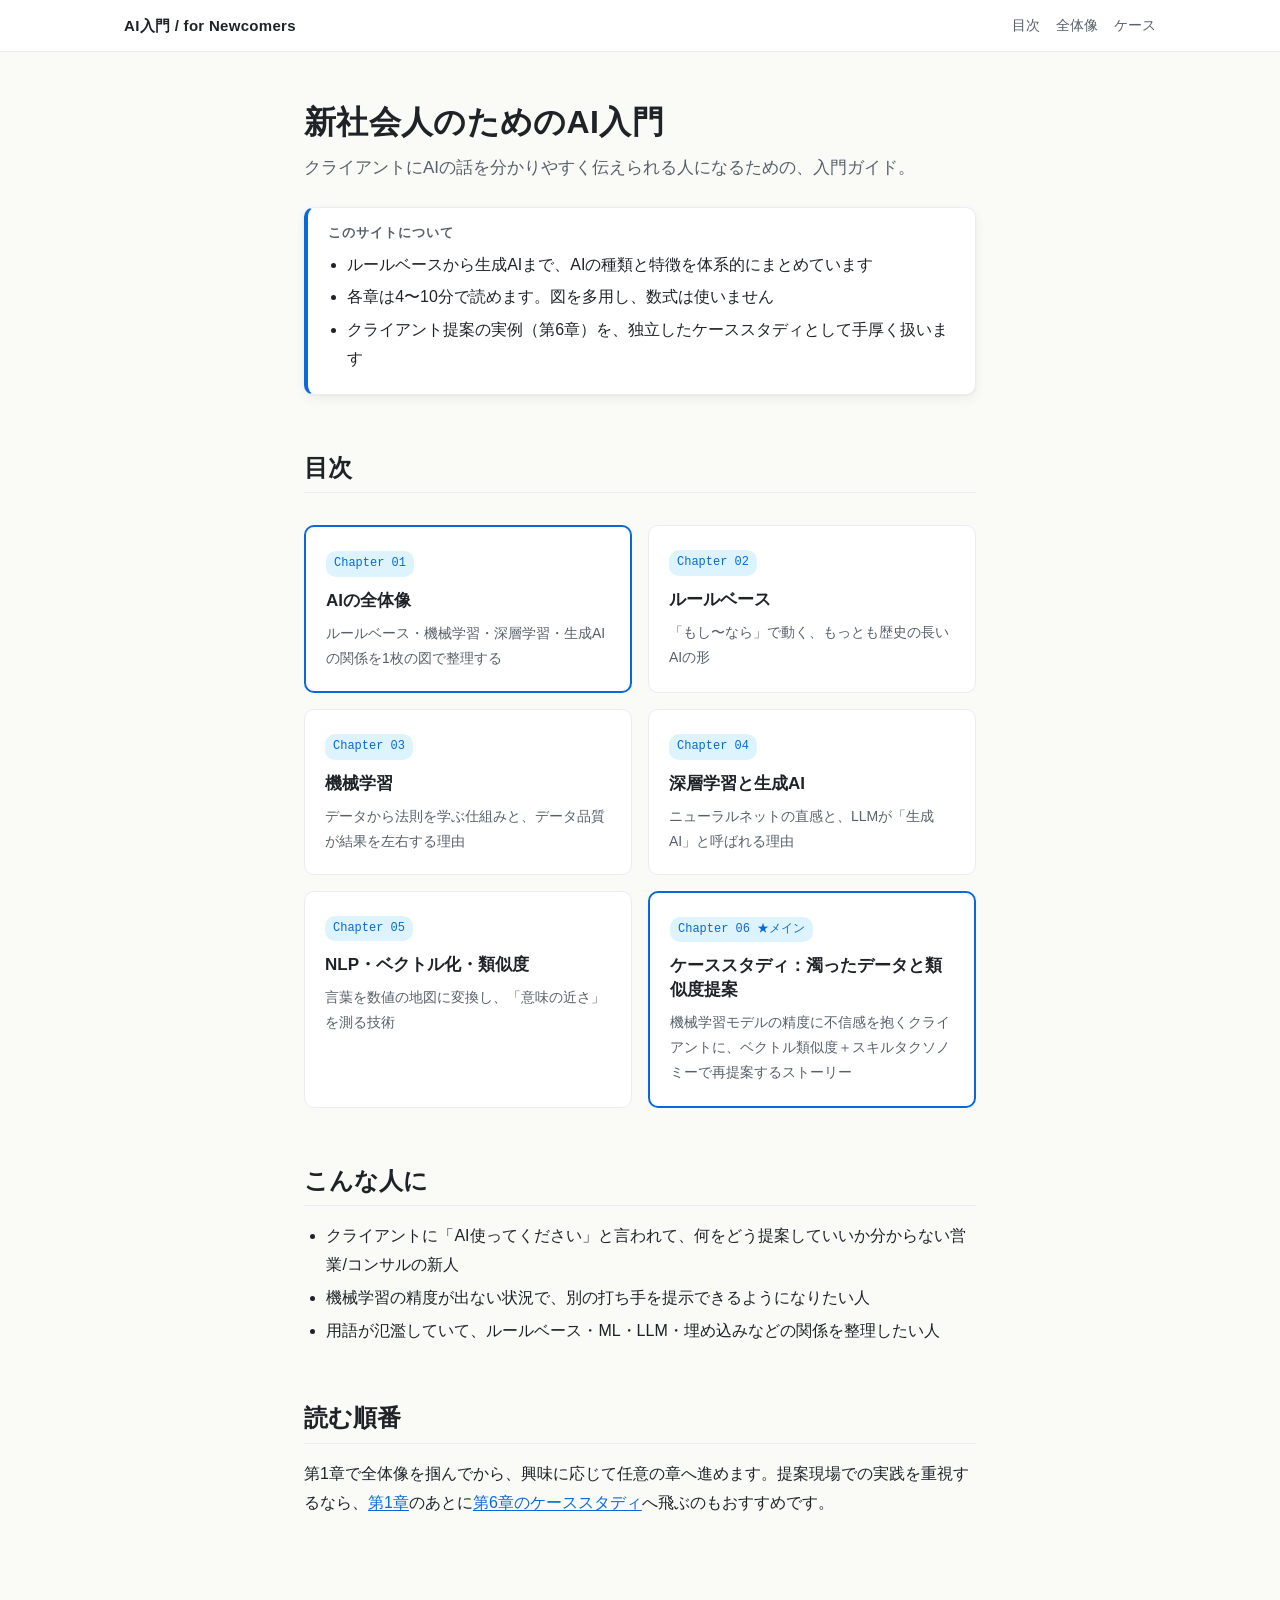
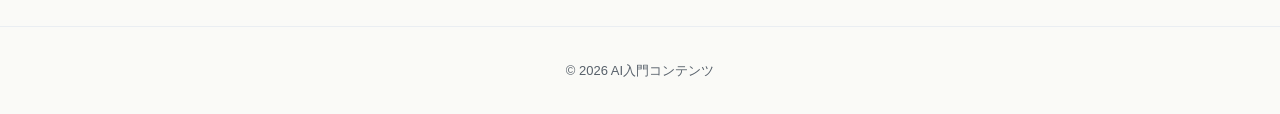
<file: index.html>
<!DOCTYPE html>
<html lang="ja">
<head>
  <meta charset="UTF-8" />
  <meta name="viewport" content="width=device-width, initial-scale=1" />
  <title>AI入門 / for Newcomers</title>
  <meta name="description" content="新社会人のためのAI入門。ルールベースから生成AIまで、AIの種類と特徴を体系的に学ぶ。" />
  <link rel="stylesheet" href="./assets/css/style.css" />
</head>
<body>
  <header class="site-header">
    <div class="site-header-inner">
      <a href="./index.html" class="site-logo">AI入門 / for Newcomers</a>
      <nav class="site-nav">
        <a href="./index.html">目次</a>
        <a href="./chapters/01-overview.html">全体像</a>
        <a href="./chapters/06-case-study.html">ケース</a>
      </nav>
    </div>
  </header>

  <main>
    <h1>新社会人のためのAI入門</h1>
    <p style="color: var(--c-text-sub); font-size: 17px; margin-top: 8px;">
      クライアントにAIの話を分かりやすく伝えられる人になるための、入門ガイド。
    </p>

    <div class="summary-card">
      <h3>このサイトについて</h3>
      <ul>
        <li>ルールベースから生成AIまで、AIの種類と特徴を体系的にまとめています</li>
        <li>各章は4〜10分で読めます。図を多用し、数式は使いません</li>
        <li>クライアント提案の実例（第6章）を、独立したケーススタディとして手厚く扱います</li>
      </ul>
    </div>

    <h2>目次</h2>
    <div class="toc-grid">
      <a href="./chapters/01-overview.html" class="toc-card featured">
        <span class="num">Chapter 01</span>
        <h3>AIの全体像</h3>
        <p>ルールベース・機械学習・深層学習・生成AIの関係を1枚の図で整理する</p>
      </a>
      <a href="./chapters/02-rulebase.html" class="toc-card">
        <span class="num">Chapter 02</span>
        <h3>ルールベース</h3>
        <p>「もし〜なら」で動く、もっとも歴史の長いAIの形</p>
      </a>
      <a href="./chapters/03-ml.html" class="toc-card">
        <span class="num">Chapter 03</span>
        <h3>機械学習</h3>
        <p>データから法則を学ぶ仕組みと、データ品質が結果を左右する理由</p>
      </a>
      <a href="./chapters/04-dl-genai.html" class="toc-card">
        <span class="num">Chapter 04</span>
        <h3>深層学習と生成AI</h3>
        <p>ニューラルネットの直感と、LLMが「生成AI」と呼ばれる理由</p>
      </a>
      <a href="./chapters/05-nlp-vector.html" class="toc-card">
        <span class="num">Chapter 05</span>
        <h3>NLP・ベクトル化・類似度</h3>
        <p>言葉を数値の地図に変換し、「意味の近さ」を測る技術</p>
      </a>
      <a href="./chapters/06-case-study.html" class="toc-card featured">
        <span class="num">Chapter 06 ★メイン</span>
        <h3>ケーススタディ：濁ったデータと類似度提案</h3>
        <p>機械学習モデルの精度に不信感を抱くクライアントに、ベクトル類似度＋スキルタクソノミーで再提案するストーリー</p>
      </a>
    </div>

    <h2>こんな人に</h2>
    <ul>
      <li>クライアントに「AI使ってください」と言われて、何をどう提案していいか分からない営業/コンサルの新人</li>
      <li>機械学習の精度が出ない状況で、別の打ち手を提示できるようになりたい人</li>
      <li>用語が氾濫していて、ルールベース・ML・LLM・埋め込みなどの関係を整理したい人</li>
    </ul>

    <h2>読む順番</h2>
    <p>
      第1章で全体像を掴んでから、興味に応じて任意の章へ進めます。提案現場での実践を重視するなら、<a href="./chapters/01-overview.html">第1章</a>のあとに<a href="./chapters/06-case-study.html">第6章のケーススタディ</a>へ飛ぶのもおすすめです。
    </p>
  </main>

  <footer class="site-footer">© 2026 AI入門コンテンツ</footer>
  <script src="./assets/js/main.js"></script>
</body>
</html>
</file>
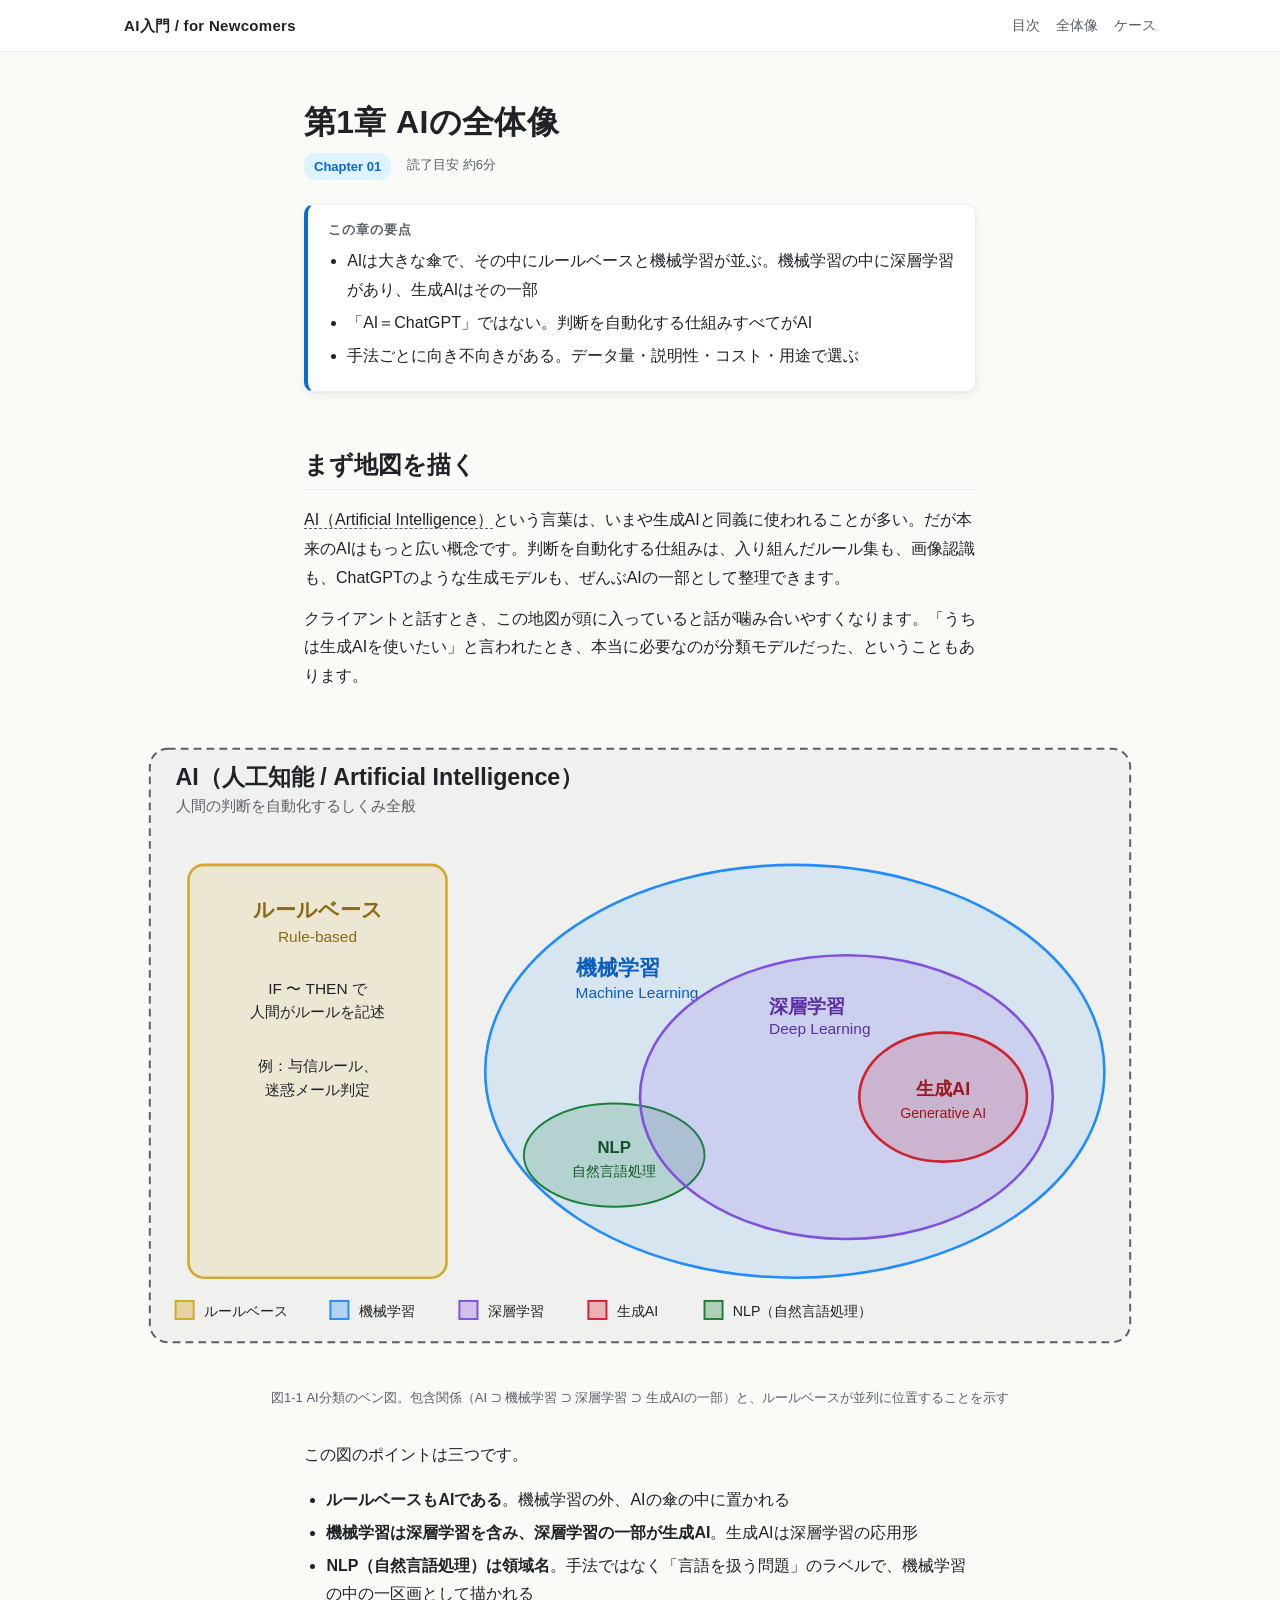
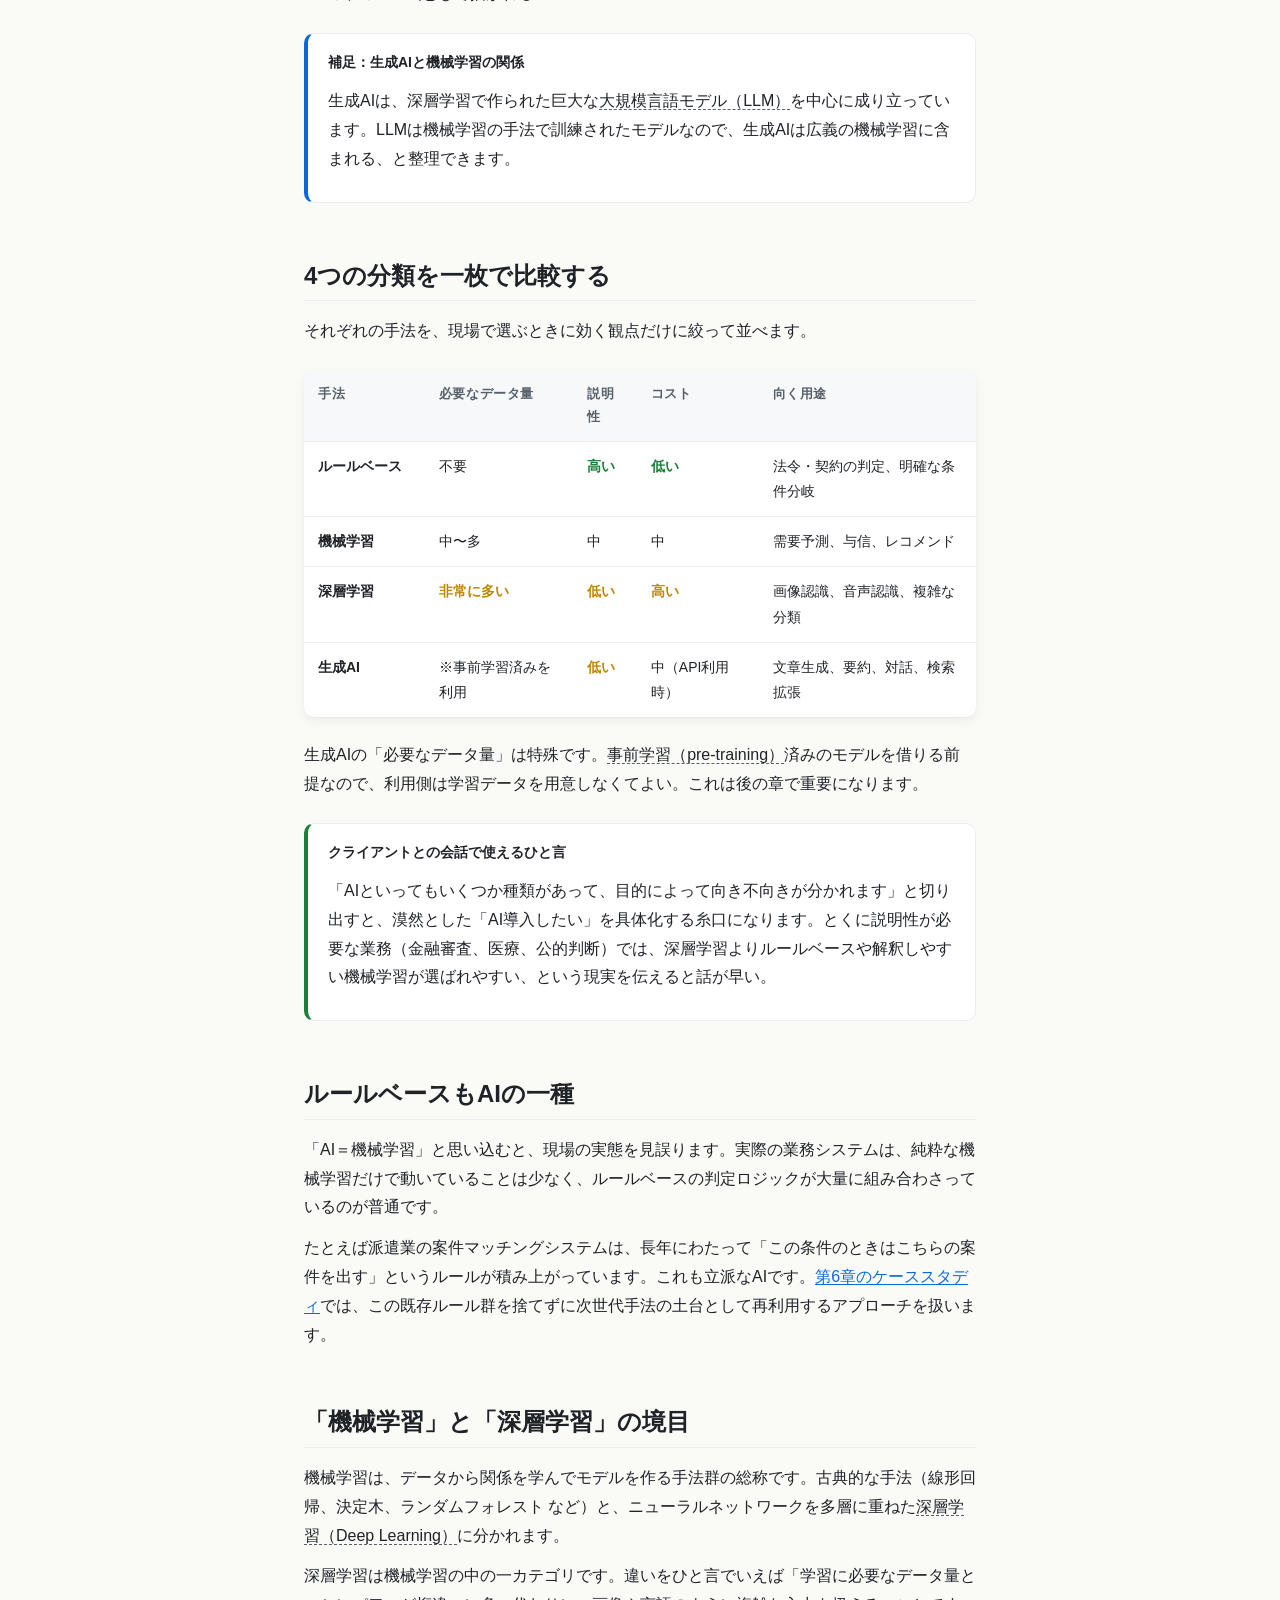
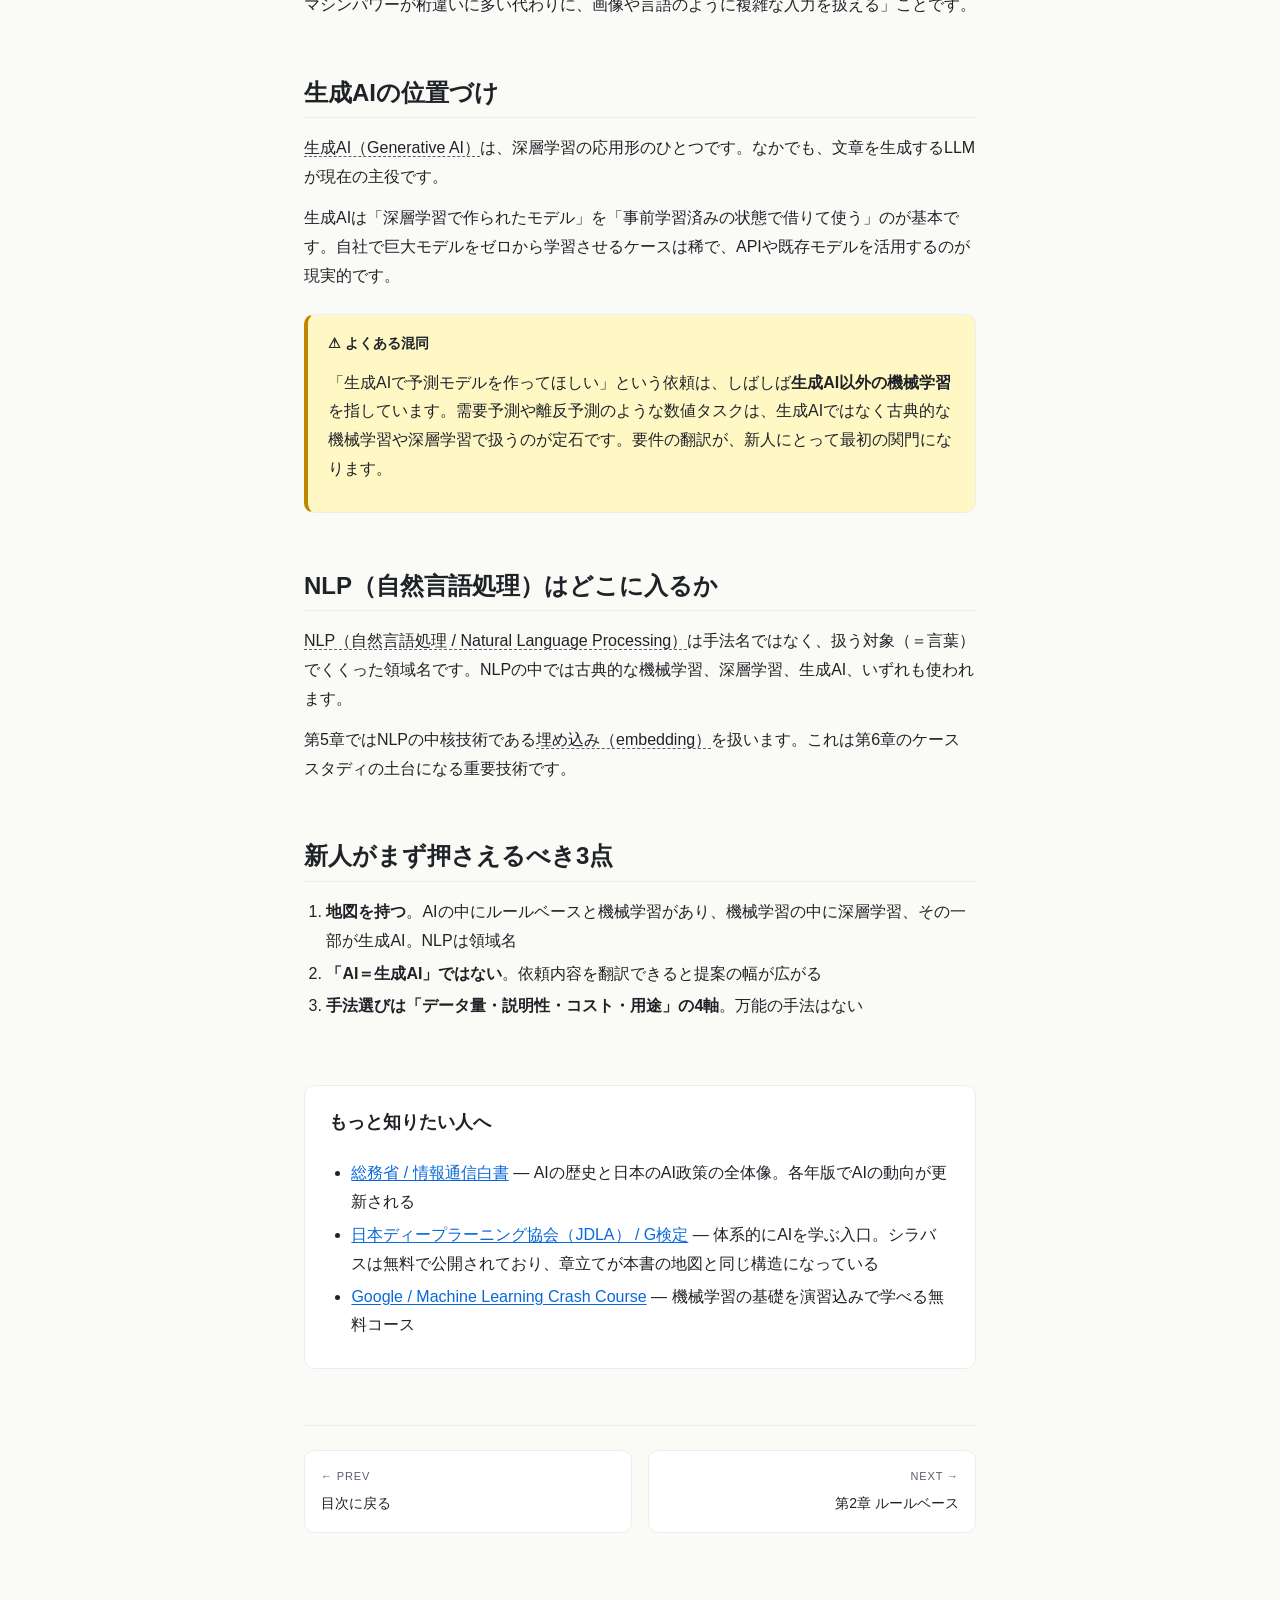
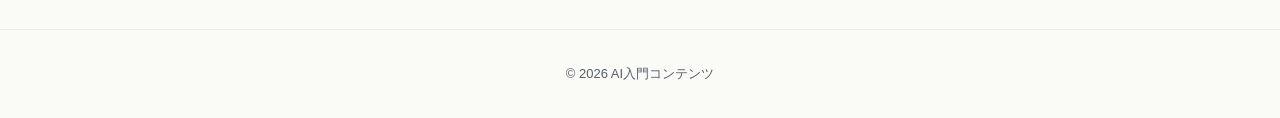
<file: chapters/01-overview.html>
<!DOCTYPE html>
<html lang="ja">
<head>
  <meta charset="UTF-8" />
  <meta name="viewport" content="width=device-width, initial-scale=1" />
  <title>第1章 AIの全体像｜AI入門</title>
  <link rel="stylesheet" href="../assets/css/style.css" />
</head>
<body>
  <header class="site-header">
    <div class="site-header-inner">
      <a href="../index.html" class="site-logo">AI入門 / for Newcomers</a>
      <nav class="site-nav">
        <a href="../index.html">目次</a>
        <a href="../chapters/01-overview.html">全体像</a>
        <a href="../chapters/06-case-study.html">ケース</a>
      </nav>
    </div>
  </header>

  <main>
    <h1>第1章 AIの全体像</h1>
    <div class="chapter-meta">
      <span class="badge">Chapter 01</span>
      <span>読了目安 約6分</span>
    </div>

    <div class="summary-card">
      <h3>この章の要点</h3>
      <ul>
        <li>AIは大きな傘で、その中にルールベースと機械学習が並ぶ。機械学習の中に深層学習があり、生成AIはその一部</li>
        <li>「AI＝ChatGPT」ではない。判断を自動化する仕組みすべてがAI</li>
        <li>手法ごとに向き不向きがある。データ量・説明性・コスト・用途で選ぶ</li>
      </ul>
    </div>

    <h2>まず地図を描く</h2>
    <p>
      <span class="term" data-tip="Artificial Intelligence。人間の知的判断を機械に肩代わりさせる仕組みの総称">AI（Artificial Intelligence）</span>という言葉は、いまや生成AIと同義に使われることが多い。だが本来のAIはもっと広い概念です。判断を自動化する仕組みは、入り組んだルール集も、画像認識も、ChatGPTのような生成モデルも、ぜんぶAIの一部として整理できます。
    </p>
    <p>
      クライアントと話すとき、この地図が頭に入っていると話が噛み合いやすくなります。「うちは生成AIを使いたい」と言われたとき、本当に必要なのが分類モデルだった、ということもあります。
    </p>

    <figure class="wide-figure">
      <img src="../assets/img/ai-venn.svg" alt="AIの分類ベン図。AIの中に機械学習が含まれ、機械学習の中に深層学習、深層学習の一部が生成AI。機械学習内にNLPがある。ルールベースは機械学習と並列。" />
      <figcaption>図1-1 AI分類のベン図。包含関係（AI ⊃ 機械学習 ⊃ 深層学習 ⊃ 生成AIの一部）と、ルールベースが並列に位置することを示す</figcaption>
    </figure>

    <p>
      この図のポイントは三つです。
    </p>
    <ul>
      <li><strong>ルールベースもAIである</strong>。機械学習の外、AIの傘の中に置かれる</li>
      <li><strong>機械学習は深層学習を含み、深層学習の一部が生成AI</strong>。生成AIは深層学習の応用形</li>
      <li><strong>NLP（自然言語処理）は領域名</strong>。手法ではなく「言語を扱う問題」のラベルで、機械学習の中の一区画として描かれる</li>
    </ul>

    <div class="callout info">
      <p class="callout-title">補足：生成AIと機械学習の関係</p>
      <p>
        生成AIは、深層学習で作られた巨大な<span class="term" data-tip="大量テキストを学習した言語モデル。GPTやClaudeなどが代表">大規模言語モデル（LLM）</span>を中心に成り立っています。LLMは機械学習の手法で訓練されたモデルなので、生成AIは広義の機械学習に含まれる、と整理できます。
      </p>
    </div>

    <h2>4つの分類を一枚で比較する</h2>
    <p>
      それぞれの手法を、現場で選ぶときに効く観点だけに絞って並べます。
    </p>

    <table class="compare">
      <thead>
        <tr>
          <th style="width:18%">手法</th>
          <th>必要なデータ量</th>
          <th>説明性</th>
          <th>コスト</th>
          <th>向く用途</th>
        </tr>
      </thead>
      <tbody>
        <tr>
          <td><strong>ルールベース</strong></td>
          <td>不要</td>
          <td class="good">高い</td>
          <td class="good">低い</td>
          <td>法令・契約の判定、明確な条件分岐</td>
        </tr>
        <tr>
          <td><strong>機械学習</strong></td>
          <td>中〜多</td>
          <td>中</td>
          <td>中</td>
          <td>需要予測、与信、レコメンド</td>
        </tr>
        <tr>
          <td><strong>深層学習</strong></td>
          <td class="bad">非常に多い</td>
          <td class="bad">低い</td>
          <td class="bad">高い</td>
          <td>画像認識、音声認識、複雑な分類</td>
        </tr>
        <tr>
          <td><strong>生成AI</strong></td>
          <td>※事前学習済みを利用</td>
          <td class="bad">低い</td>
          <td>中（API利用時）</td>
          <td>文章生成、要約、対話、検索拡張</td>
        </tr>
      </tbody>
    </table>

    <p>
      生成AIの「必要なデータ量」は特殊です。<span class="term" data-tip="モデル提供者が大量データで先に学習を済ませた状態。利用側は追加学習をせず使える">事前学習（pre-training）</span>済みのモデルを借りる前提なので、利用側は学習データを用意しなくてよい。これは後の章で重要になります。
    </p>

    <div class="callout tip">
      <p class="callout-title">クライアントとの会話で使えるひと言</p>
      <p>
        「AIといってもいくつか種類があって、目的によって向き不向きが分かれます」と切り出すと、漠然とした「AI導入したい」を具体化する糸口になります。とくに説明性が必要な業務（金融審査、医療、公的判断）では、深層学習よりルールベースや解釈しやすい機械学習が選ばれやすい、という現実を伝えると話が早い。
      </p>
    </div>

    <h2>ルールベースもAIの一種</h2>
    <p>
      「AI＝機械学習」と思い込むと、現場の実態を見誤ります。実際の業務システムは、純粋な機械学習だけで動いていることは少なく、ルールベースの判定ロジックが大量に組み合わさっているのが普通です。
    </p>
    <p>
      たとえば派遣業の案件マッチングシステムは、長年にわたって「この条件のときはこちらの案件を出す」というルールが積み上がっています。これも立派なAIです。<a href="06-case-study.html">第6章のケーススタディ</a>では、この既存ルール群を捨てずに次世代手法の土台として再利用するアプローチを扱います。
    </p>

    <h2>「機械学習」と「深層学習」の境目</h2>
    <p>
      機械学習は、データから関係を学んでモデルを作る手法群の総称です。古典的な手法（線形回帰、決定木、ランダムフォレスト など）と、ニューラルネットワークを多層に重ねた<span class="term" data-tip="多層ニューラルネットワークを使う機械学習。画像・音声・言語など複雑な入力で威力を発揮">深層学習（Deep Learning）</span>に分かれます。
    </p>
    <p>
      深層学習は機械学習の中の一カテゴリです。違いをひと言でいえば「学習に必要なデータ量とマシンパワーが桁違いに多い代わりに、画像や言語のように複雑な入力を扱える」ことです。
    </p>

    <h2>生成AIの位置づけ</h2>
    <p>
      <span class="term" data-tip="新しいテキスト・画像・音声などを生成するAI。ChatGPT、Claude、Midjourneyなどが代表">生成AI（Generative AI）</span>は、深層学習の応用形のひとつです。なかでも、文章を生成するLLMが現在の主役です。
    </p>
    <p>
      生成AIは「深層学習で作られたモデル」を「事前学習済みの状態で借りて使う」のが基本です。自社で巨大モデルをゼロから学習させるケースは稀で、APIや既存モデルを活用するのが現実的です。
    </p>

    <div class="callout warn">
      <p class="callout-title">⚠ よくある混同</p>
      <p>
        「生成AIで予測モデルを作ってほしい」という依頼は、しばしば<strong>生成AI以外の機械学習</strong>を指しています。需要予測や離反予測のような数値タスクは、生成AIではなく古典的な機械学習や深層学習で扱うのが定石です。要件の翻訳が、新人にとって最初の関門になります。
      </p>
    </div>

    <h2>NLP（自然言語処理）はどこに入るか</h2>
    <p>
      <span class="term" data-tip="Natural Language Processing。テキストや音声など人間の言葉を扱う領域名">NLP（自然言語処理 / Natural Language Processing）</span>は手法名ではなく、扱う対象（＝言葉）でくくった領域名です。NLPの中では古典的な機械学習、深層学習、生成AI、いずれも使われます。
    </p>
    <p>
      第5章ではNLPの中核技術である<span class="term" data-tip="単語や文を数値ベクトルに変換し、意味の近さを距離で測れるようにした表現">埋め込み（embedding）</span>を扱います。これは第6章のケーススタディの土台になる重要技術です。
    </p>

    <h2>新人がまず押さえるべき3点</h2>
    <ol>
      <li><strong>地図を持つ</strong>。AIの中にルールベースと機械学習があり、機械学習の中に深層学習、その一部が生成AI。NLPは領域名</li>
      <li><strong>「AI＝生成AI」ではない</strong>。依頼内容を翻訳できると提案の幅が広がる</li>
      <li><strong>手法選びは「データ量・説明性・コスト・用途」の4軸</strong>。万能の手法はない</li>
    </ol>

    <section class="further">
      <h2>もっと知りたい人へ</h2>
      <ul>
        <li>
          <a href="https://www.soumu.go.jp/johotsusintokei/whitepaper/" target="_blank" rel="noopener">総務省 / 情報通信白書</a>
          — AIの歴史と日本のAI政策の全体像。各年版でAIの動向が更新される
        </li>
        <li>
          <a href="https://www.jdla.org/certificate/general/" target="_blank" rel="noopener">日本ディープラーニング協会（JDLA） / G検定</a>
          — 体系的にAIを学ぶ入口。シラバスは無料で公開されており、章立てが本書の地図と同じ構造になっている
        </li>
        <li>
          <a href="https://developers.google.com/machine-learning/crash-course" target="_blank" rel="noopener">Google / Machine Learning Crash Course</a>
          — 機械学習の基礎を演習込みで学べる無料コース
        </li>
      </ul>
    </section>

    <nav class="chapter-nav">
      <a href="../index.html" class="prev"><span class="nav-label">← PREV</span>目次に戻る</a>
      <a href="02-rulebase.html" class="next"><span class="nav-label">NEXT →</span>第2章 ルールベース</a>
    </nav>
  </main>

  <footer class="site-footer">© 2026 AI入門コンテンツ</footer>
  <script src="../assets/js/main.js"></script>
</body>
</html>
</file>
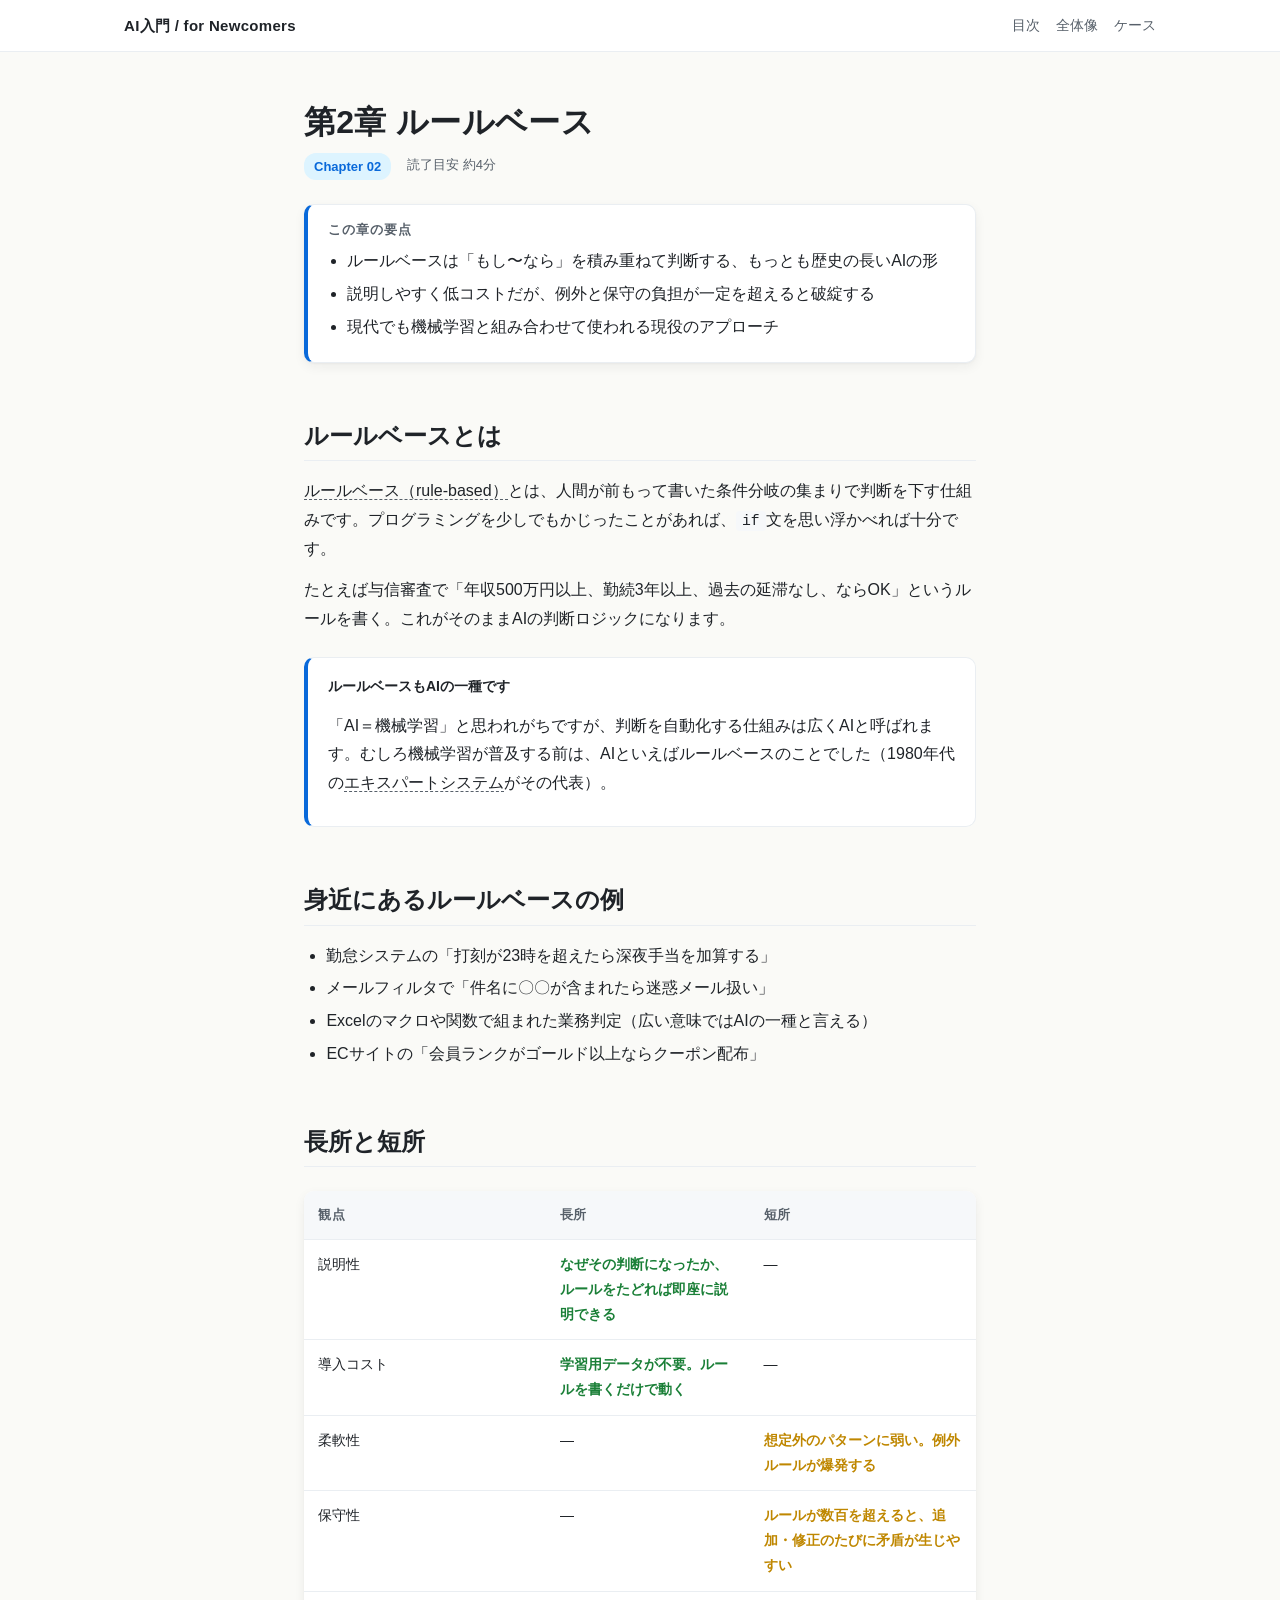
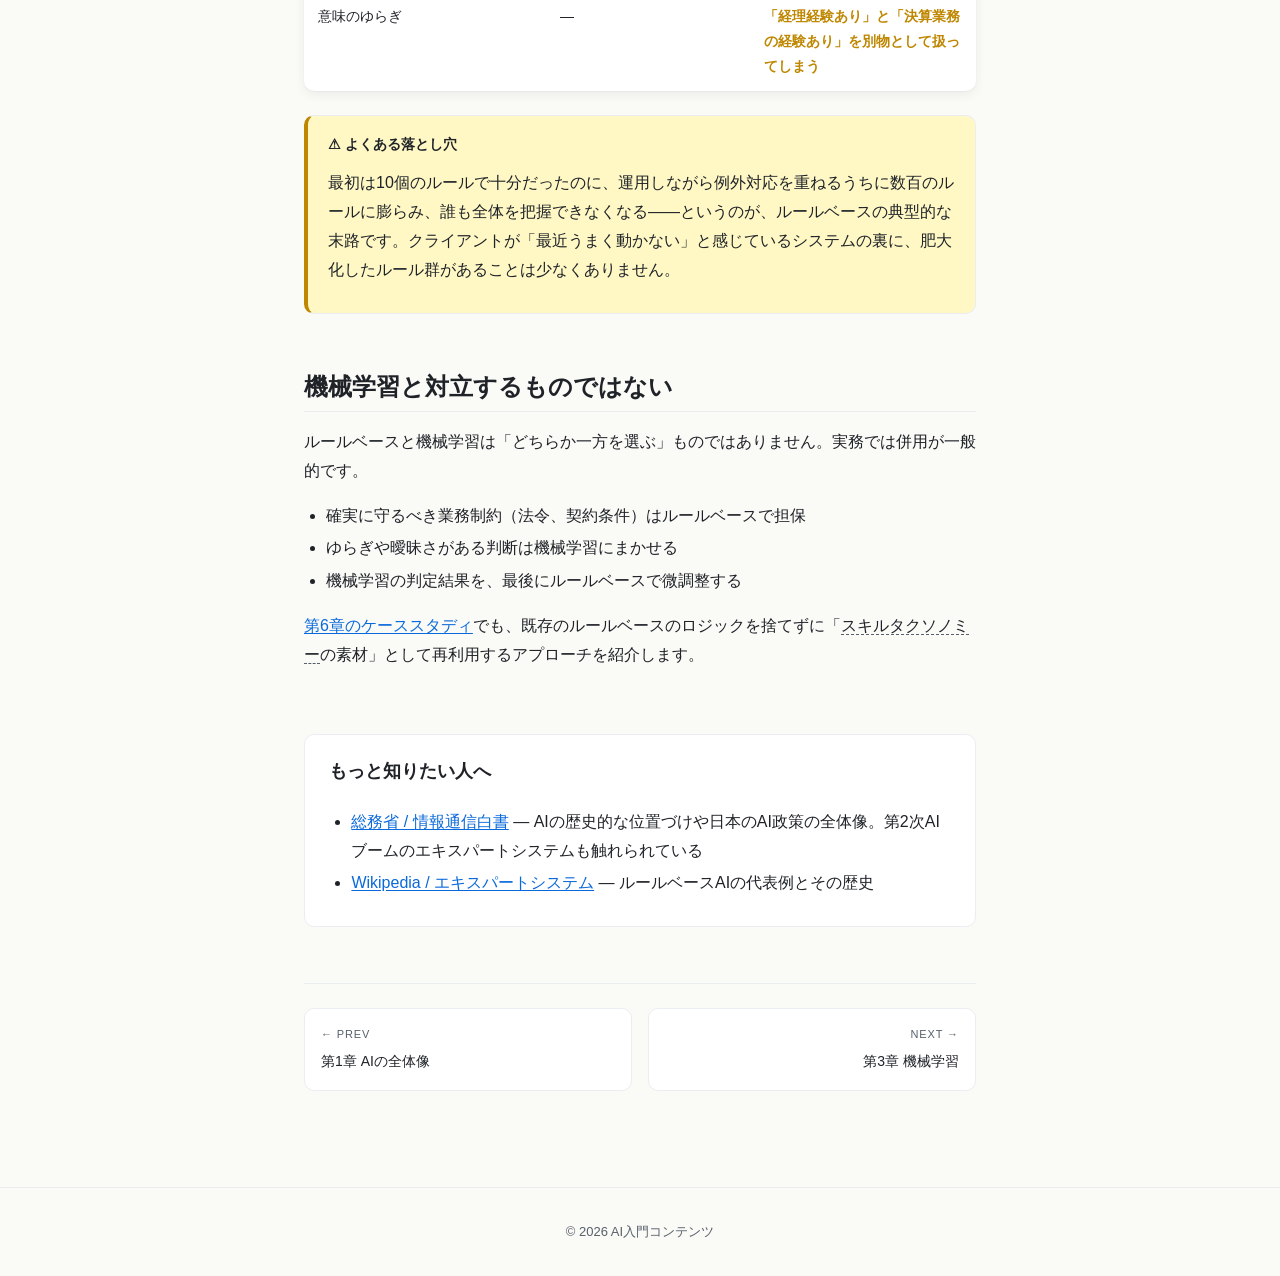
<file: chapters/02-rulebase.html>
<!DOCTYPE html>
<html lang="ja">
<head>
  <meta charset="UTF-8" />
  <meta name="viewport" content="width=device-width, initial-scale=1" />
  <title>第2章 ルールベース｜AI入門</title>
  <link rel="stylesheet" href="../assets/css/style.css" />
</head>
<body>
  <header class="site-header">
    <div class="site-header-inner">
      <a href="../index.html" class="site-logo">AI入門 / for Newcomers</a>
      <nav class="site-nav">
        <a href="../index.html">目次</a>
        <a href="../chapters/01-overview.html">全体像</a>
        <a href="../chapters/06-case-study.html">ケース</a>
      </nav>
    </div>
  </header>

  <main>
    <h1>第2章 ルールベース</h1>
    <div class="chapter-meta">
      <span class="badge">Chapter 02</span>
      <span>読了目安 約4分</span>
    </div>

    <div class="summary-card">
      <h3>この章の要点</h3>
      <ul>
        <li>ルールベースは「もし〜なら」を積み重ねて判断する、もっとも歴史の長いAIの形</li>
        <li>説明しやすく低コストだが、例外と保守の負担が一定を超えると破綻する</li>
        <li>現代でも機械学習と組み合わせて使われる現役のアプローチ</li>
      </ul>
    </div>

    <h2>ルールベースとは</h2>
    <p>
      <span class="term" data-tip="人間が事前に定義した条件分岐（IF〜THEN）で判定するAI。エキスパートシステムとも呼ばれる">ルールベース（rule-based）</span>とは、人間が前もって書いた条件分岐の集まりで判断を下す仕組みです。プログラミングを少しでもかじったことがあれば、<code>if</code>文を思い浮かべれば十分です。
    </p>
    <p>
      たとえば与信審査で「年収500万円以上、勤続3年以上、過去の延滞なし、ならOK」というルールを書く。これがそのままAIの判断ロジックになります。
    </p>

    <div class="callout info">
      <p class="callout-title">ルールベースもAIの一種です</p>
      <p>
        「AI＝機械学習」と思われがちですが、判断を自動化する仕組みは広くAIと呼ばれます。むしろ機械学習が普及する前は、AIといえばルールベースのことでした（1980年代の<span class="term" data-tip="特定分野の専門家の知識をルール化して判断するシステム。AIの第2次ブームを牽引した">エキスパートシステム</span>がその代表）。
      </p>
    </div>

    <h2>身近にあるルールベースの例</h2>
    <ul>
      <li>勤怠システムの「打刻が23時を超えたら深夜手当を加算する」</li>
      <li>メールフィルタで「件名に〇〇が含まれたら迷惑メール扱い」</li>
      <li>Excelのマクロや関数で組まれた業務判定（広い意味ではAIの一種と言える）</li>
      <li>ECサイトの「会員ランクがゴールド以上ならクーポン配布」</li>
    </ul>

    <h2>長所と短所</h2>

    <table class="compare">
      <thead>
        <tr><th style="width:36%">観点</th><th>長所</th><th>短所</th></tr>
      </thead>
      <tbody>
        <tr>
          <td>説明性</td>
          <td class="good">なぜその判断になったか、ルールをたどれば即座に説明できる</td>
          <td>—</td>
        </tr>
        <tr>
          <td>導入コスト</td>
          <td class="good">学習用データが不要。ルールを書くだけで動く</td>
          <td>—</td>
        </tr>
        <tr>
          <td>柔軟性</td>
          <td>—</td>
          <td class="bad">想定外のパターンに弱い。例外ルールが爆発する</td>
        </tr>
        <tr>
          <td>保守性</td>
          <td>—</td>
          <td class="bad">ルールが数百を超えると、追加・修正のたびに矛盾が生じやすい</td>
        </tr>
        <tr>
          <td>意味のゆらぎ</td>
          <td>—</td>
          <td class="bad">「経理経験あり」と「決算業務の経験あり」を別物として扱ってしまう</td>
        </tr>
      </tbody>
    </table>

    <div class="callout warn">
      <p class="callout-title">⚠ よくある落とし穴</p>
      <p>
        最初は10個のルールで十分だったのに、運用しながら例外対応を重ねるうちに数百のルールに膨らみ、誰も全体を把握できなくなる——というのが、ルールベースの典型的な末路です。クライアントが「最近うまく動かない」と感じているシステムの裏に、肥大化したルール群があることは少なくありません。
      </p>
    </div>

    <h2>機械学習と対立するものではない</h2>
    <p>
      ルールベースと機械学習は「どちらか一方を選ぶ」ものではありません。実務では併用が一般的です。
    </p>
    <ul>
      <li>確実に守るべき業務制約（法令、契約条件）はルールベースで担保</li>
      <li>ゆらぎや曖昧さがある判断は機械学習にまかせる</li>
      <li>機械学習の判定結果を、最後にルールベースで微調整する</li>
    </ul>
    <p>
      <a href="06-case-study.html">第6章のケーススタディ</a>でも、既存のルールベースのロジックを捨てずに「<span class="term" data-tip="スキルや属性を体系的に分類した辞書のようなもの。ベクトル比較の物差しになる">スキルタクソノミー</span>の素材」として再利用するアプローチを紹介します。
    </p>

    <section class="further">
      <h2>もっと知りたい人へ</h2>
      <ul>
        <li>
          <a href="https://www.soumu.go.jp/johotsusintokei/whitepaper/" target="_blank" rel="noopener">総務省 / 情報通信白書</a>
          — AIの歴史的な位置づけや日本のAI政策の全体像。第2次AIブームのエキスパートシステムも触れられている
        </li>
        <li>
          <a href="https://ja.wikipedia.org/wiki/%E3%82%A8%E3%82%AD%E3%82%B9%E3%83%91%E3%83%BC%E3%83%88%E3%82%B7%E3%82%B9%E3%83%86%E3%83%A0" target="_blank" rel="noopener">Wikipedia / エキスパートシステム</a>
          — ルールベースAIの代表例とその歴史
        </li>
      </ul>
    </section>

    <nav class="chapter-nav">
      <a href="01-overview.html" class="prev"><span class="nav-label">← PREV</span>第1章 AIの全体像</a>
      <a href="03-ml.html" class="next"><span class="nav-label">NEXT →</span>第3章 機械学習</a>
    </nav>
  </main>

  <footer class="site-footer">© 2026 AI入門コンテンツ</footer>
  <script src="../assets/js/main.js"></script>
</body>
</html>
</file>
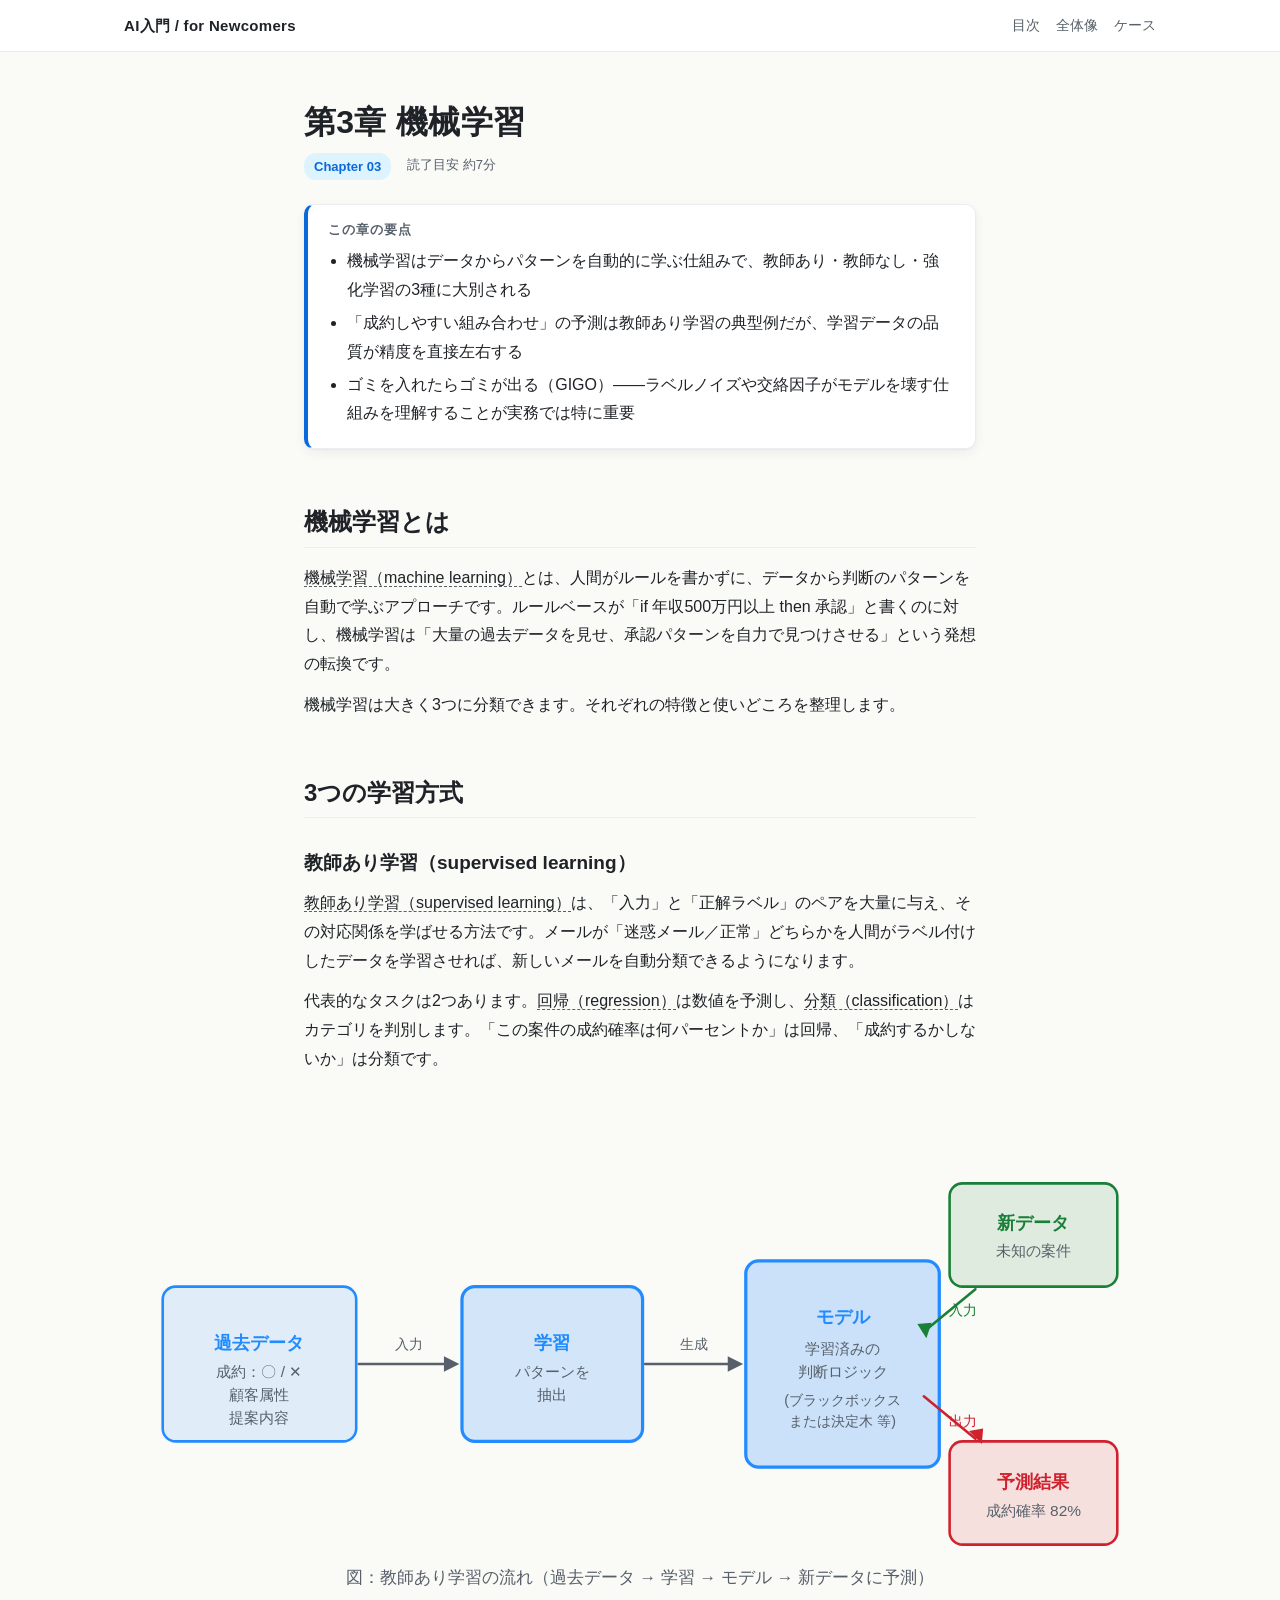
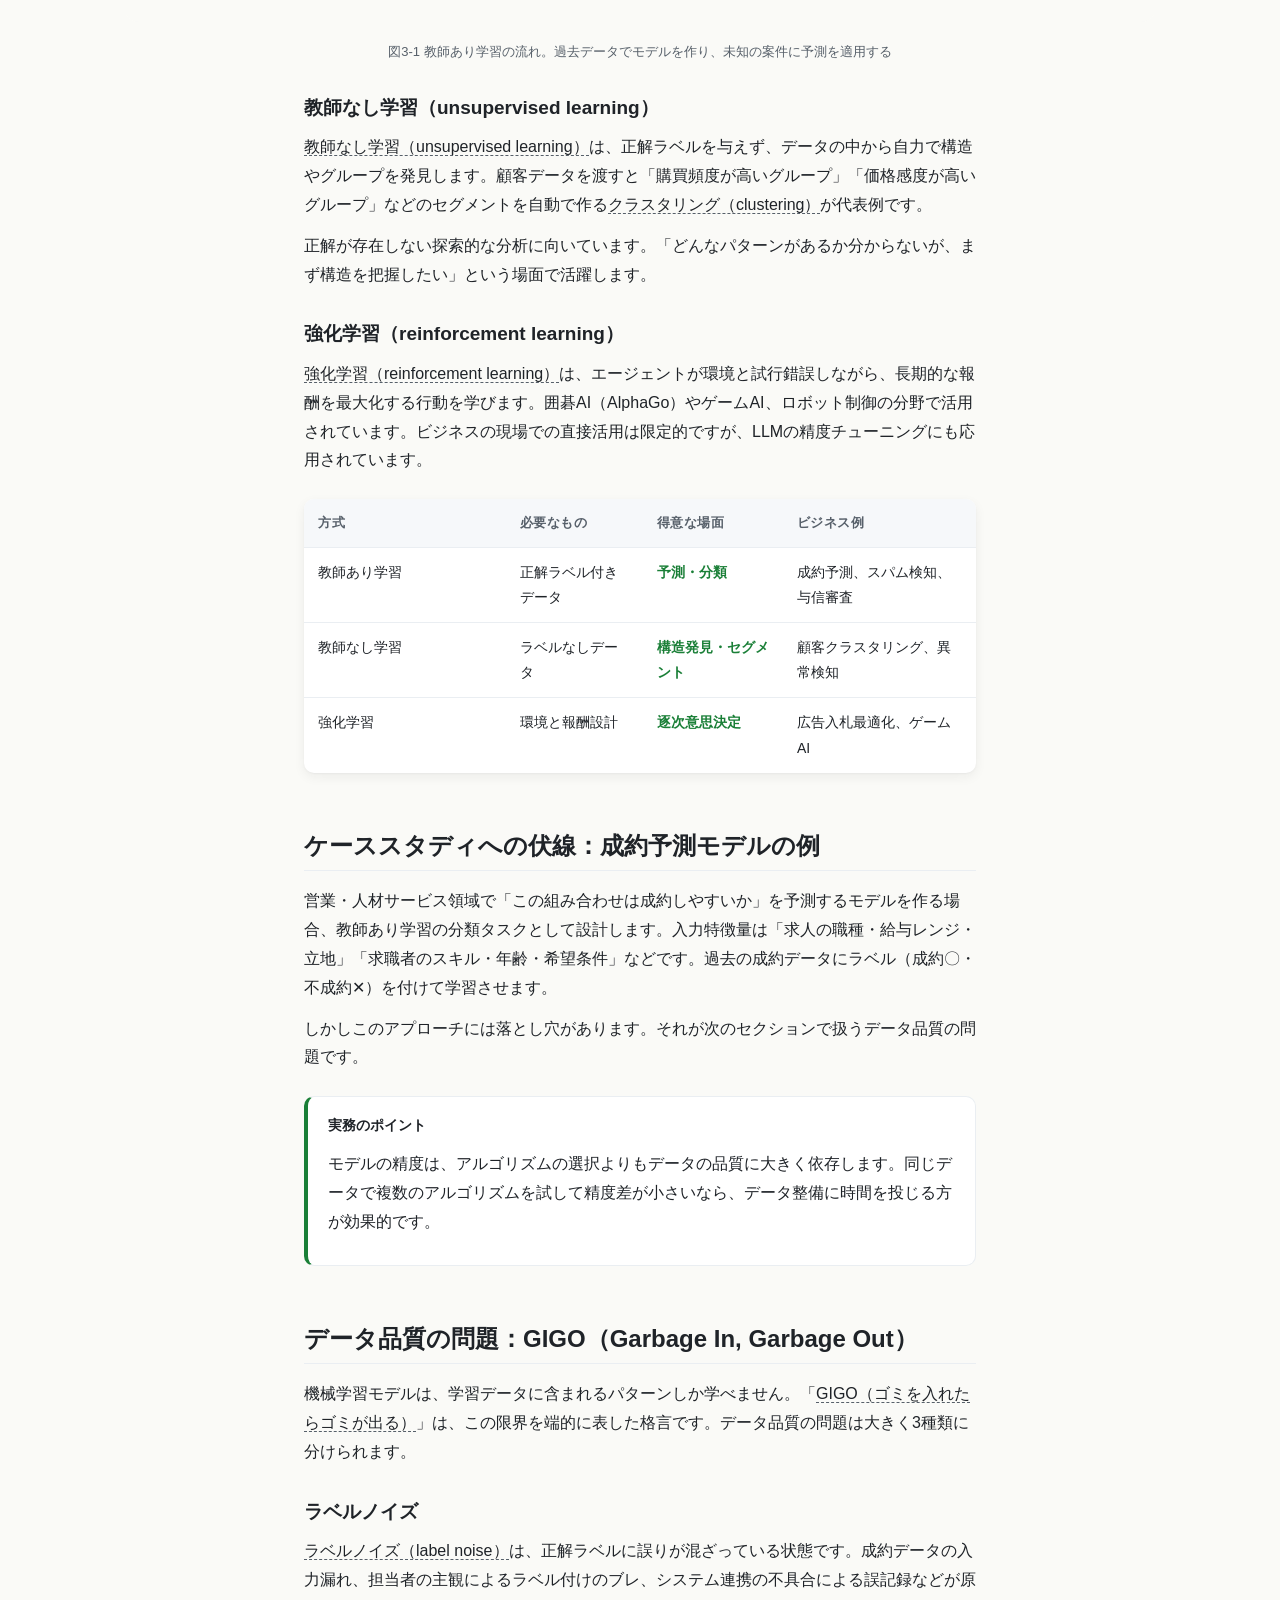
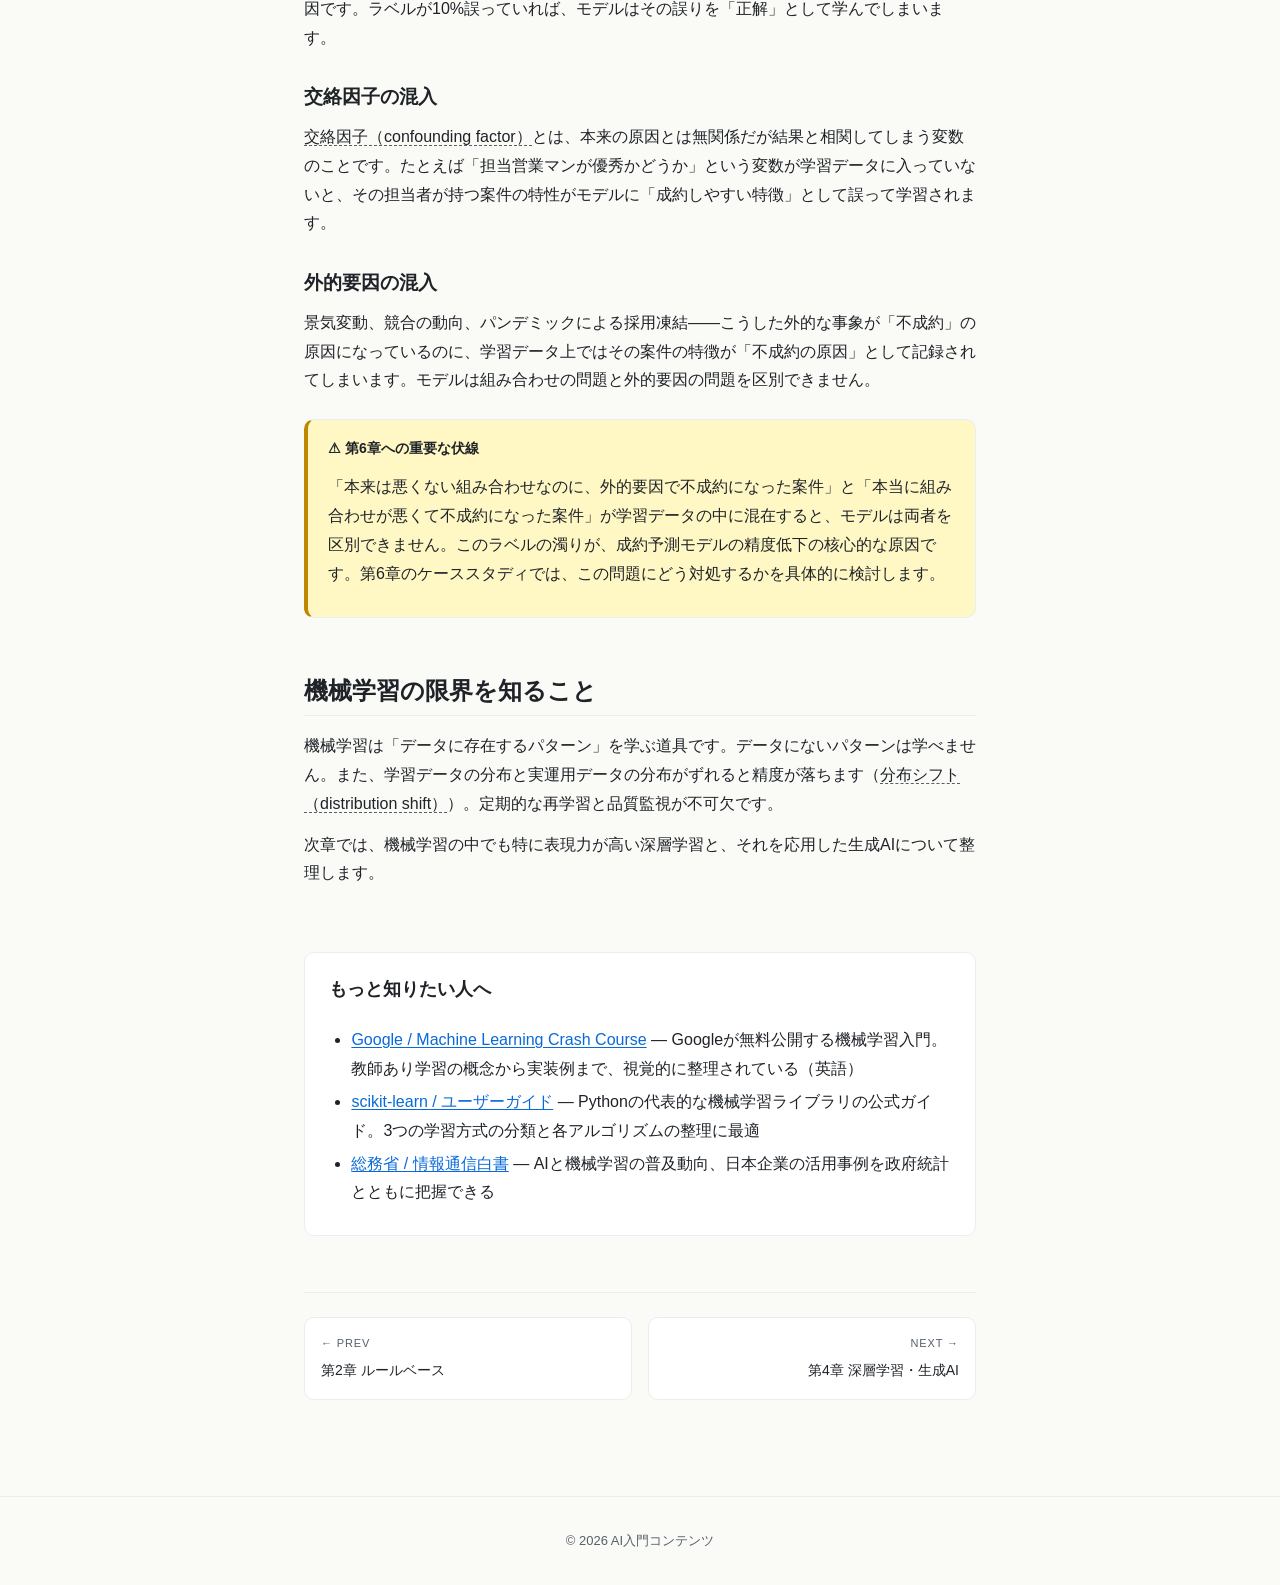
<file: chapters/03-ml.html>
<!DOCTYPE html>
<html lang="ja">
<head>
  <meta charset="UTF-8" />
  <meta name="viewport" content="width=device-width, initial-scale=1" />
  <title>第3章 機械学習｜AI入門</title>
  <link rel="stylesheet" href="../assets/css/style.css" />
</head>
<body>
  <header class="site-header">
    <div class="site-header-inner">
      <a href="../index.html" class="site-logo">AI入門 / for Newcomers</a>
      <nav class="site-nav">
        <a href="../index.html">目次</a>
        <a href="../chapters/01-overview.html">全体像</a>
        <a href="../chapters/06-case-study.html">ケース</a>
      </nav>
    </div>
  </header>

  <main>
    <h1>第3章 機械学習</h1>
    <div class="chapter-meta">
      <span class="badge">Chapter 03</span>
      <span>読了目安 約7分</span>
    </div>

    <div class="summary-card">
      <h3>この章の要点</h3>
      <ul>
        <li>機械学習はデータからパターンを自動的に学ぶ仕組みで、教師あり・教師なし・強化学習の3種に大別される</li>
        <li>「成約しやすい組み合わせ」の予測は教師あり学習の典型例だが、学習データの品質が精度を直接左右する</li>
        <li>ゴミを入れたらゴミが出る（GIGO）——ラベルノイズや交絡因子がモデルを壊す仕組みを理解することが実務では特に重要</li>
      </ul>
    </div>

    <h2>機械学習とは</h2>
    <p>
      <span class="term" data-tip="データから統計的なパターンを自動で学習し、未知の入力に対して予測や判断を行う技術の総称">機械学習（machine learning）</span>とは、人間がルールを書かずに、データから判断のパターンを自動で学ぶアプローチです。ルールベースが「if 年収500万円以上 then 承認」と書くのに対し、機械学習は「大量の過去データを見せ、承認パターンを自力で見つけさせる」という発想の転換です。
    </p>
    <p>
      機械学習は大きく3つに分類できます。それぞれの特徴と使いどころを整理します。
    </p>

    <h2>3つの学習方式</h2>

    <h3>教師あり学習（supervised learning）</h3>
    <p>
      <span class="term" data-tip="正解ラベル付きデータを使って学習する方式。入力と正解の対応を学ぶ">教師あり学習（supervised learning）</span>は、「入力」と「正解ラベル」のペアを大量に与え、その対応関係を学ばせる方法です。メールが「迷惑メール／正常」どちらかを人間がラベル付けしたデータを学習させれば、新しいメールを自動分類できるようになります。
    </p>
    <p>
      代表的なタスクは2つあります。<span class="term" data-tip="数値を予測するタスク。成約率や売上金額の推定など">回帰（regression）</span>は数値を予測し、<span class="term" data-tip="カテゴリを判別するタスク。成約する／しないの二値分類など">分類（classification）</span>はカテゴリを判別します。「この案件の成約確率は何パーセントか」は回帰、「成約するかしないか」は分類です。
    </p>

    <figure class="wide-figure">
      <img src="../assets/img/ml-supervised.svg" alt="教師あり学習の流れ：過去データから学習してモデルを作り、新データに予測する" style="max-width:100%;height:auto;" />
      <figcaption>図3-1 教師あり学習の流れ。過去データでモデルを作り、未知の案件に予測を適用する</figcaption>
    </figure>

    <h3>教師なし学習（unsupervised learning）</h3>
    <p>
      <span class="term" data-tip="正解ラベルなしでデータの構造やパターンを発見する方式。クラスタリングや次元削減が代表的">教師なし学習（unsupervised learning）</span>は、正解ラベルを与えず、データの中から自力で構造やグループを発見します。顧客データを渡すと「購買頻度が高いグループ」「価格感度が高いグループ」などのセグメントを自動で作る<span class="term" data-tip="データを自動でグループ分けする手法。k-meansが有名">クラスタリング（clustering）</span>が代表例です。
    </p>
    <p>
      正解が存在しない探索的な分析に向いています。「どんなパターンがあるか分からないが、まず構造を把握したい」という場面で活躍します。
    </p>

    <h3>強化学習（reinforcement learning）</h3>
    <p>
      <span class="term" data-tip="試行錯誤を通じて報酬を最大化する行動方針を学ぶ方式。AlphaGoや自動運転に応用">強化学習（reinforcement learning）</span>は、エージェントが環境と試行錯誤しながら、長期的な報酬を最大化する行動を学びます。囲碁AI（AlphaGo）やゲームAI、ロボット制御の分野で活用されています。ビジネスの現場での直接活用は限定的ですが、LLMの精度チューニングにも応用されています。
    </p>

    <table class="compare">
      <thead>
        <tr>
          <th style="width:30%">方式</th>
          <th>必要なもの</th>
          <th>得意な場面</th>
          <th>ビジネス例</th>
        </tr>
      </thead>
      <tbody>
        <tr>
          <td>教師あり学習</td>
          <td>正解ラベル付きデータ</td>
          <td class="good">予測・分類</td>
          <td>成約予測、スパム検知、与信審査</td>
        </tr>
        <tr>
          <td>教師なし学習</td>
          <td>ラベルなしデータ</td>
          <td class="good">構造発見・セグメント</td>
          <td>顧客クラスタリング、異常検知</td>
        </tr>
        <tr>
          <td>強化学習</td>
          <td>環境と報酬設計</td>
          <td class="good">逐次意思決定</td>
          <td>広告入札最適化、ゲームAI</td>
        </tr>
      </tbody>
    </table>

    <h2>ケーススタディへの伏線：成約予測モデルの例</h2>
    <p>
      営業・人材サービス領域で「この組み合わせは成約しやすいか」を予測するモデルを作る場合、教師あり学習の分類タスクとして設計します。入力特徴量は「求人の職種・給与レンジ・立地」「求職者のスキル・年齢・希望条件」などです。過去の成約データにラベル（成約〇・不成約✕）を付けて学習させます。
    </p>
    <p>
      しかしこのアプローチには落とし穴があります。それが次のセクションで扱うデータ品質の問題です。
    </p>

    <div class="callout tip">
      <p class="callout-title">実務のポイント</p>
      <p>
        モデルの精度は、アルゴリズムの選択よりもデータの品質に大きく依存します。同じデータで複数のアルゴリズムを試して精度差が小さいなら、データ整備に時間を投じる方が効果的です。
      </p>
    </div>

    <h2>データ品質の問題：GIGO（Garbage In, Garbage Out）</h2>
    <p>
      機械学習モデルは、学習データに含まれるパターンしか学べません。「<span class="term" data-tip="Garbage In, Garbage Out。質の低いデータを学習させれば、出力も質が低くなるという原則">GIGO（ゴミを入れたらゴミが出る）</span>」は、この限界を端的に表した格言です。データ品質の問題は大きく3種類に分けられます。
    </p>

    <h3>ラベルノイズ</h3>
    <p>
      <span class="term" data-tip="学習データの正解ラベルに誤りが混入した状態。モデルが誤ったパターンを学習する原因になる">ラベルノイズ（label noise）</span>は、正解ラベルに誤りが混ざっている状態です。成約データの入力漏れ、担当者の主観によるラベル付けのブレ、システム連携の不具合による誤記録などが原因です。ラベルが10%誤っていれば、モデルはその誤りを「正解」として学んでしまいます。
    </p>

    <h3>交絡因子の混入</h3>
    <p>
      <span class="term" data-tip="原因でも結果でもないが、両者と相関する変数。これが混入すると因果関係を誤って学習する">交絡因子（confounding factor）</span>とは、本来の原因とは無関係だが結果と相関してしまう変数のことです。たとえば「担当営業マンが優秀かどうか」という変数が学習データに入っていないと、その担当者が持つ案件の特性がモデルに「成約しやすい特徴」として誤って学習されます。
    </p>

    <h3>外的要因の混入</h3>
    <p>
      景気変動、競合の動向、パンデミックによる採用凍結——こうした外的な事象が「不成約」の原因になっているのに、学習データ上ではその案件の特徴が「不成約の原因」として記録されてしまいます。モデルは組み合わせの問題と外的要因の問題を区別できません。
    </p>

    <div class="callout warn">
      <p class="callout-title">⚠ 第6章への重要な伏線</p>
      <p>
        「本来は悪くない組み合わせなのに、外的要因で不成約になった案件」と「本当に組み合わせが悪くて不成約になった案件」が学習データの中に混在すると、モデルは両者を区別できません。このラベルの濁りが、成約予測モデルの精度低下の核心的な原因です。第6章のケーススタディでは、この問題にどう対処するかを具体的に検討します。
      </p>
    </div>

    <h2>機械学習の限界を知ること</h2>
    <p>
      機械学習は「データに存在するパターン」を学ぶ道具です。データにないパターンは学べません。また、学習データの分布と実運用データの分布がずれると精度が落ちます（<span class="term" data-tip="学習時と運用時でデータの統計的性質がずれる現象。モデルの精度劣化を引き起こす">分布シフト（distribution shift）</span>）。定期的な再学習と品質監視が不可欠です。
    </p>
    <p>
      次章では、機械学習の中でも特に表現力が高い深層学習と、それを応用した生成AIについて整理します。
    </p>

    <section class="further">
      <h2>もっと知りたい人へ</h2>
      <ul>
        <li>
          <a href="https://developers.google.com/machine-learning/crash-course" target="_blank" rel="noopener">Google / Machine Learning Crash Course</a>
          — Googleが無料公開する機械学習入門。教師あり学習の概念から実装例まで、視覚的に整理されている（英語）
        </li>
        <li>
          <a href="https://scikit-learn.org/stable/user_guide.html" target="_blank" rel="noopener">scikit-learn / ユーザーガイド</a>
          — Pythonの代表的な機械学習ライブラリの公式ガイド。3つの学習方式の分類と各アルゴリズムの整理に最適
        </li>
        <li>
          <a href="https://www.soumu.go.jp/johotsusintokei/whitepaper/" target="_blank" rel="noopener">総務省 / 情報通信白書</a>
          — AIと機械学習の普及動向、日本企業の活用事例を政府統計とともに把握できる
        </li>
      </ul>
    </section>

    <nav class="chapter-nav">
      <a href="02-rulebase.html" class="prev"><span class="nav-label">← PREV</span>第2章 ルールベース</a>
      <a href="04-dl-genai.html" class="next"><span class="nav-label">NEXT →</span>第4章 深層学習・生成AI</a>
    </nav>
  </main>

  <footer class="site-footer">© 2026 AI入門コンテンツ</footer>
  <script src="../assets/js/main.js"></script>
</body>
</html>
</file>
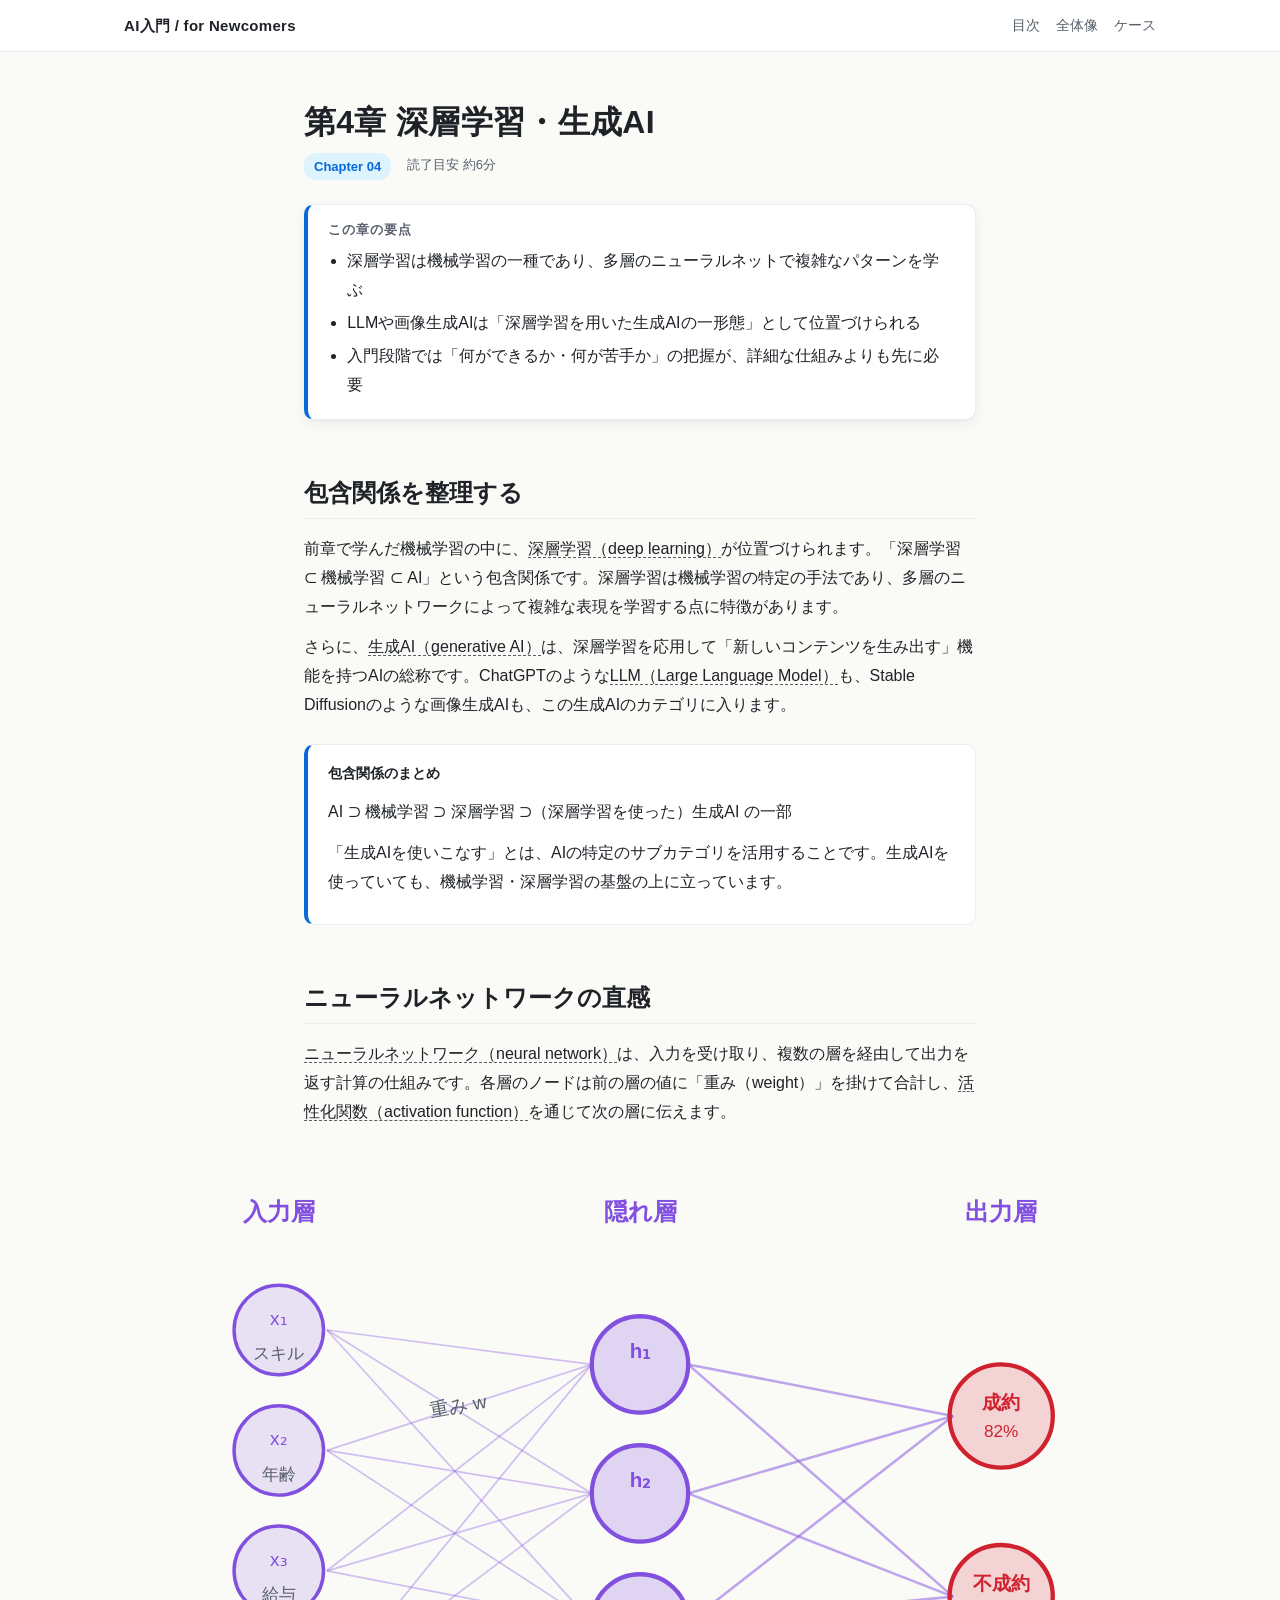
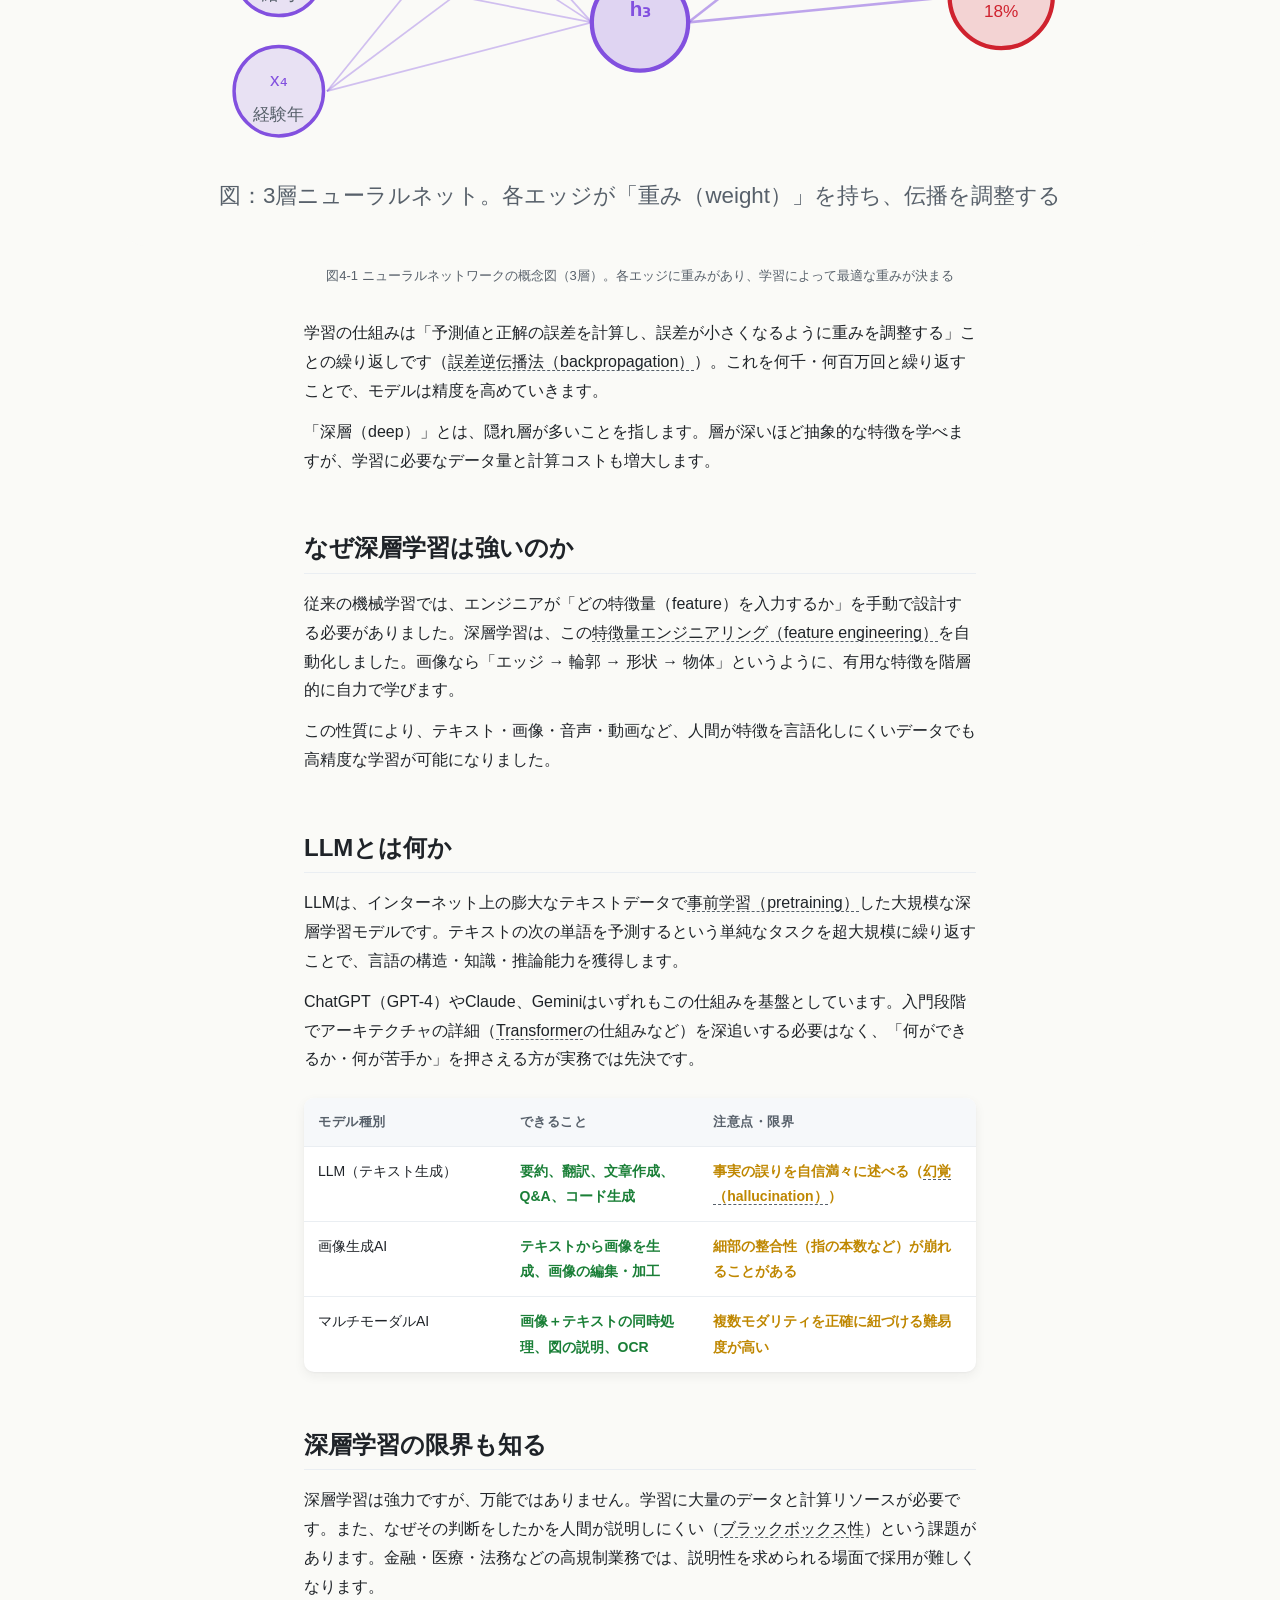
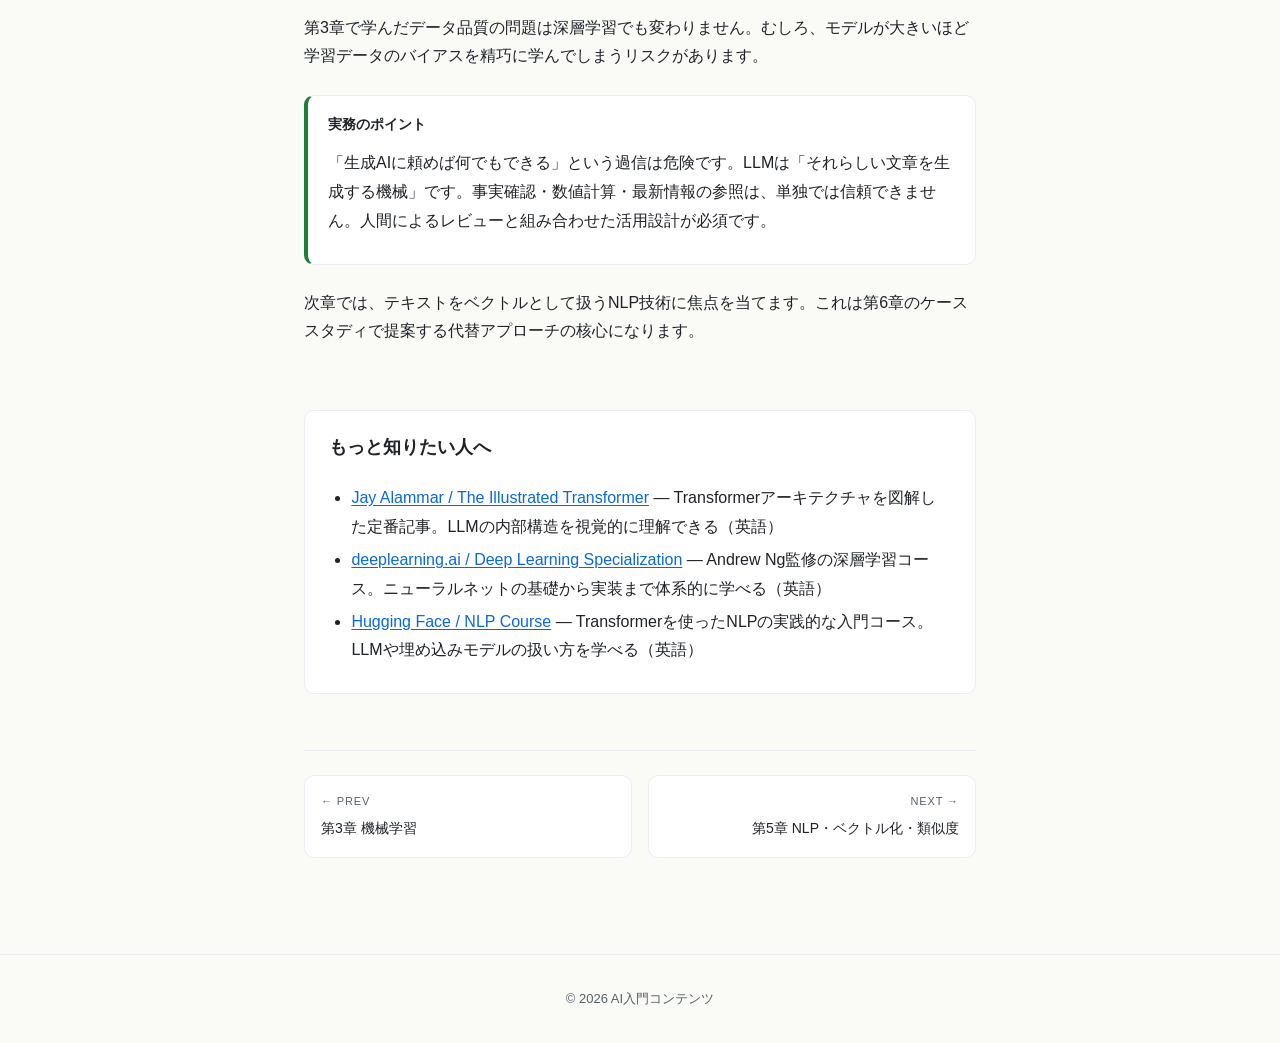
<file: chapters/04-dl-genai.html>
<!DOCTYPE html>
<html lang="ja">
<head>
  <meta charset="UTF-8" />
  <meta name="viewport" content="width=device-width, initial-scale=1" />
  <title>第4章 深層学習・生成AI｜AI入門</title>
  <link rel="stylesheet" href="../assets/css/style.css" />
</head>
<body>
  <header class="site-header">
    <div class="site-header-inner">
      <a href="../index.html" class="site-logo">AI入門 / for Newcomers</a>
      <nav class="site-nav">
        <a href="../index.html">目次</a>
        <a href="../chapters/01-overview.html">全体像</a>
        <a href="../chapters/06-case-study.html">ケース</a>
      </nav>
    </div>
  </header>

  <main>
    <h1>第4章 深層学習・生成AI</h1>
    <div class="chapter-meta">
      <span class="badge">Chapter 04</span>
      <span>読了目安 約6分</span>
    </div>

    <div class="summary-card">
      <h3>この章の要点</h3>
      <ul>
        <li>深層学習は機械学習の一種であり、多層のニューラルネットで複雑なパターンを学ぶ</li>
        <li>LLMや画像生成AIは「深層学習を用いた生成AIの一形態」として位置づけられる</li>
        <li>入門段階では「何ができるか・何が苦手か」の把握が、詳細な仕組みよりも先に必要</li>
      </ul>
    </div>

    <h2>包含関係を整理する</h2>
    <p>
      前章で学んだ機械学習の中に、<span class="term" data-tip="多層のニューラルネットワークを使った機械学習。画像・音声・テキストなどで人間を超える精度を達成した">深層学習（deep learning）</span>が位置づけられます。「深層学習 ⊂ 機械学習 ⊂ AI」という包含関係です。深層学習は機械学習の特定の手法であり、多層のニューラルネットワークによって複雑な表現を学習する点に特徴があります。
    </p>
    <p>
      さらに、<span class="term" data-tip="テキスト・画像・音声などを新たに生成することができるAI。深層学習を基盤とするものがほとんど">生成AI（generative AI）</span>は、深層学習を応用して「新しいコンテンツを生み出す」機能を持つAIの総称です。ChatGPTのような<span class="term" data-tip="大量のテキストで事前学習した大規模な言語モデル。テキスト生成・要約・翻訳・対話などに活用される">LLM（Large Language Model）</span>も、Stable Diffusionのような画像生成AIも、この生成AIのカテゴリに入ります。
    </p>

    <div class="callout info">
      <p class="callout-title">包含関係のまとめ</p>
      <p>AI ⊃ 機械学習 ⊃ 深層学習 ⊃（深層学習を使った）生成AI の一部</p>
      <p>「生成AIを使いこなす」とは、AIの特定のサブカテゴリを活用することです。生成AIを使っていても、機械学習・深層学習の基盤の上に立っています。</p>
    </div>

    <h2>ニューラルネットワークの直感</h2>
    <p>
      <span class="term" data-tip="人間の神経細胞（ニューロン）を模したノードと、重み付きの結合（エッジ）からなる計算グラフ">ニューラルネットワーク（neural network）</span>は、入力を受け取り、複数の層を経由して出力を返す計算の仕組みです。各層のノードは前の層の値に「重み（weight）」を掛けて合計し、<span class="term" data-tip="ニューロンの出力を決める変換関数。ReLUやシグモイド関数など。非線形性を加えることで複雑なパターンを学習できる">活性化関数（activation function）</span>を通じて次の層に伝えます。
    </p>

    <figure class="wide-figure">
      <img src="../assets/img/nn-mini.svg" alt="3層ニューラルネットワークの概念図。入力層・隠れ層・出力層の3層とノード間の重み付きエッジ" style="max-width:100%;height:auto;" />
      <figcaption>図4-1 ニューラルネットワークの概念図（3層）。各エッジに重みがあり、学習によって最適な重みが決まる</figcaption>
    </figure>

    <p>
      学習の仕組みは「予測値と正解の誤差を計算し、誤差が小さくなるように重みを調整する」ことの繰り返しです（<span class="term" data-tip="誤差を逆方向に伝播させて各層の重みを調整する学習アルゴリズム">誤差逆伝播法（backpropagation）</span>）。これを何千・何百万回と繰り返すことで、モデルは精度を高めていきます。
    </p>
    <p>
      「深層（deep）」とは、隠れ層が多いことを指します。層が深いほど抽象的な特徴を学べますが、学習に必要なデータ量と計算コストも増大します。
    </p>

    <h2>なぜ深層学習は強いのか</h2>
    <p>
      従来の機械学習では、エンジニアが「どの特徴量（feature）を入力するか」を手動で設計する必要がありました。深層学習は、この<span class="term" data-tip="予測に有効な特徴を人手で設計・選択する作業。深層学習では多くの場合これが不要になる">特徴量エンジニアリング（feature engineering）</span>を自動化しました。画像なら「エッジ → 輪郭 → 形状 → 物体」というように、有用な特徴を階層的に自力で学びます。
    </p>
    <p>
      この性質により、テキスト・画像・音声・動画など、人間が特徴を言語化しにくいデータでも高精度な学習が可能になりました。
    </p>

    <h2>LLMとは何か</h2>
    <p>
      LLMは、インターネット上の膨大なテキストデータで<span class="term" data-tip="大量の汎用データで事前に訓練し、その後特定タスクに適応させる学習方式">事前学習（pretraining）</span>した大規模な深層学習モデルです。テキストの次の単語を予測するという単純なタスクを超大規模に繰り返すことで、言語の構造・知識・推論能力を獲得します。
    </p>
    <p>
      ChatGPT（GPT-4）やClaude、Geminiはいずれもこの仕組みを基盤としています。入門段階でアーキテクチャの詳細（<span class="term" data-tip="LLMの中核をなすニューラルネットアーキテクチャ。自己注意機構（self-attention）で長距離の依存関係を学習する">Transformer</span>の仕組みなど）を深追いする必要はなく、「何ができるか・何が苦手か」を押さえる方が実務では先決です。
    </p>

    <table class="compare">
      <thead>
        <tr>
          <th style="width:30%">モデル種別</th>
          <th>できること</th>
          <th>注意点・限界</th>
        </tr>
      </thead>
      <tbody>
        <tr>
          <td>LLM（テキスト生成）</td>
          <td class="good">要約、翻訳、文章作成、Q&A、コード生成</td>
          <td class="bad">事実の誤りを自信満々に述べる（<span class="term" data-tip="LLMが事実に反する内容を生成してしまう現象">幻覚（hallucination）</span>）</td>
        </tr>
        <tr>
          <td>画像生成AI</td>
          <td class="good">テキストから画像を生成、画像の編集・加工</td>
          <td class="bad">細部の整合性（指の本数など）が崩れることがある</td>
        </tr>
        <tr>
          <td>マルチモーダルAI</td>
          <td class="good">画像＋テキストの同時処理、図の説明、OCR</td>
          <td class="bad">複数モダリティを正確に紐づける難易度が高い</td>
        </tr>
      </tbody>
    </table>

    <h2>深層学習の限界も知る</h2>
    <p>
      深層学習は強力ですが、万能ではありません。学習に大量のデータと計算リソースが必要です。また、なぜその判断をしたかを人間が説明しにくい（<span class="term" data-tip="モデルの内部の判断過程が人間には見えにくい性質。規制対象業務では問題になることがある">ブラックボックス性</span>）という課題があります。金融・医療・法務などの高規制業務では、説明性を求められる場面で採用が難しくなります。
    </p>
    <p>
      第3章で学んだデータ品質の問題は深層学習でも変わりません。むしろ、モデルが大きいほど学習データのバイアスを精巧に学んでしまうリスクがあります。
    </p>

    <div class="callout tip">
      <p class="callout-title">実務のポイント</p>
      <p>
        「生成AIに頼めば何でもできる」という過信は危険です。LLMは「それらしい文章を生成する機械」です。事実確認・数値計算・最新情報の参照は、単独では信頼できません。人間によるレビューと組み合わせた活用設計が必須です。
      </p>
    </div>

    <p>
      次章では、テキストをベクトルとして扱うNLP技術に焦点を当てます。これは第6章のケーススタディで提案する代替アプローチの核心になります。
    </p>

    <section class="further">
      <h2>もっと知りたい人へ</h2>
      <ul>
        <li>
          <a href="https://jalammar.github.io/illustrated-transformer/" target="_blank" rel="noopener">Jay Alammar / The Illustrated Transformer</a>
          — Transformerアーキテクチャを図解した定番記事。LLMの内部構造を視覚的に理解できる（英語）
        </li>
        <li>
          <a href="https://www.deeplearning.ai/courses/deep-learning-specialization/" target="_blank" rel="noopener">deeplearning.ai / Deep Learning Specialization</a>
          — Andrew Ng監修の深層学習コース。ニューラルネットの基礎から実装まで体系的に学べる（英語）
        </li>
        <li>
          <a href="https://huggingface.co/learn/nlp-course/" target="_blank" rel="noopener">Hugging Face / NLP Course</a>
          — Transformerを使ったNLPの実践的な入門コース。LLMや埋め込みモデルの扱い方を学べる（英語）
        </li>
      </ul>
    </section>

    <nav class="chapter-nav">
      <a href="03-ml.html" class="prev"><span class="nav-label">← PREV</span>第3章 機械学習</a>
      <a href="05-nlp-vector.html" class="next"><span class="nav-label">NEXT →</span>第5章 NLP・ベクトル化・類似度</a>
    </nav>
  </main>

  <footer class="site-footer">© 2026 AI入門コンテンツ</footer>
  <script src="../assets/js/main.js"></script>
</body>
</html>
</file>
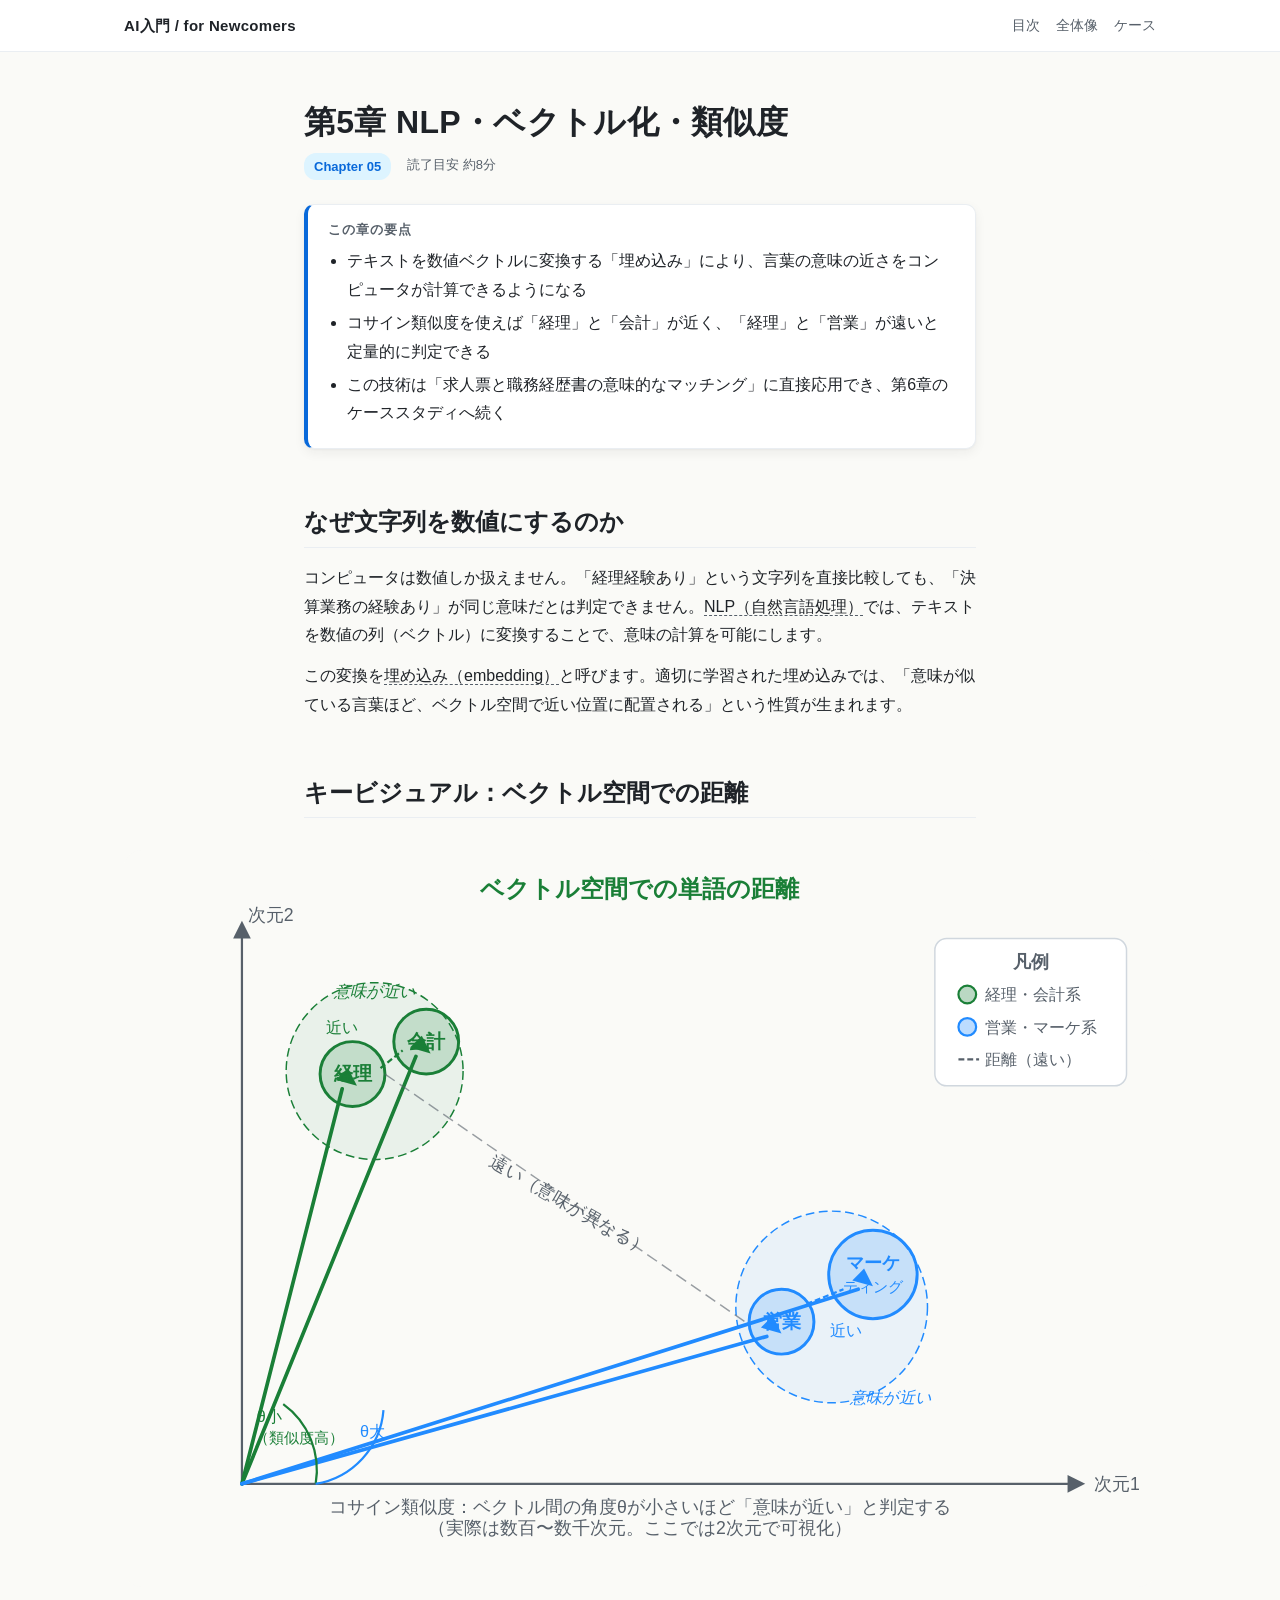
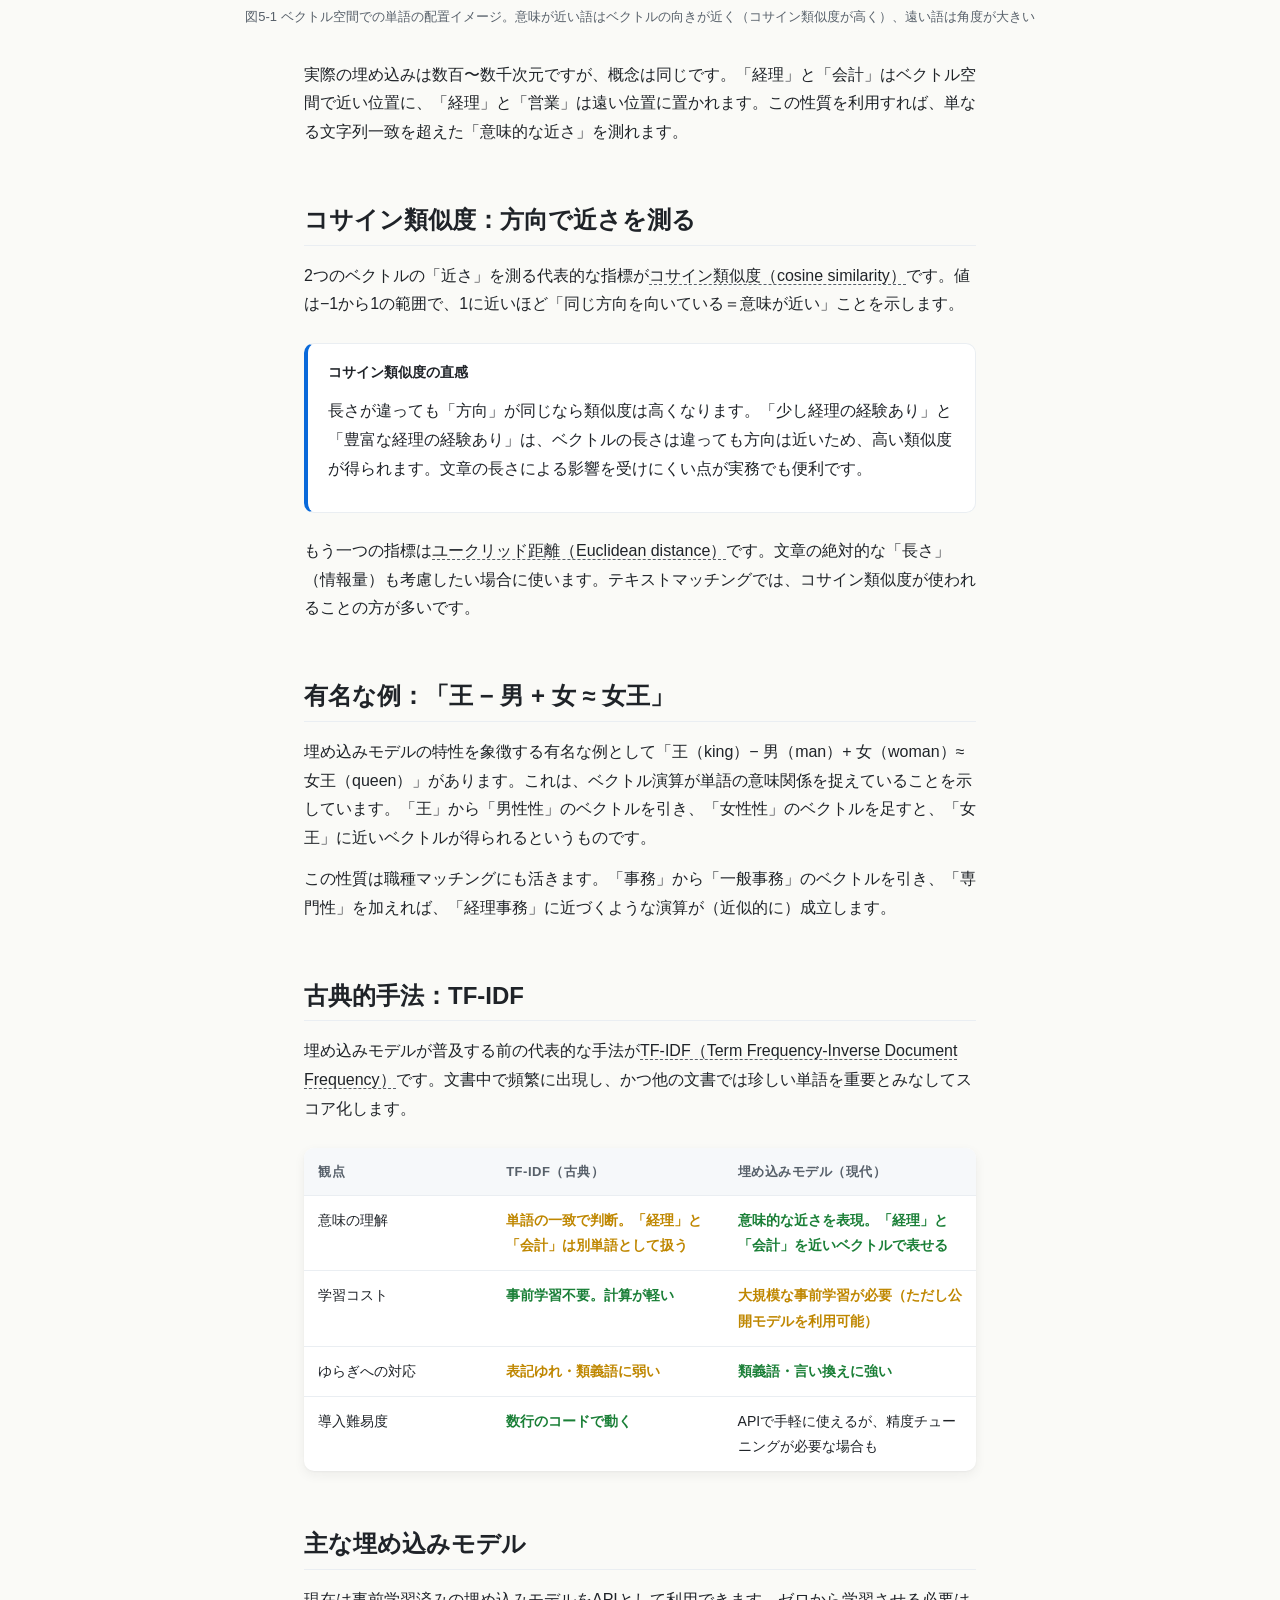
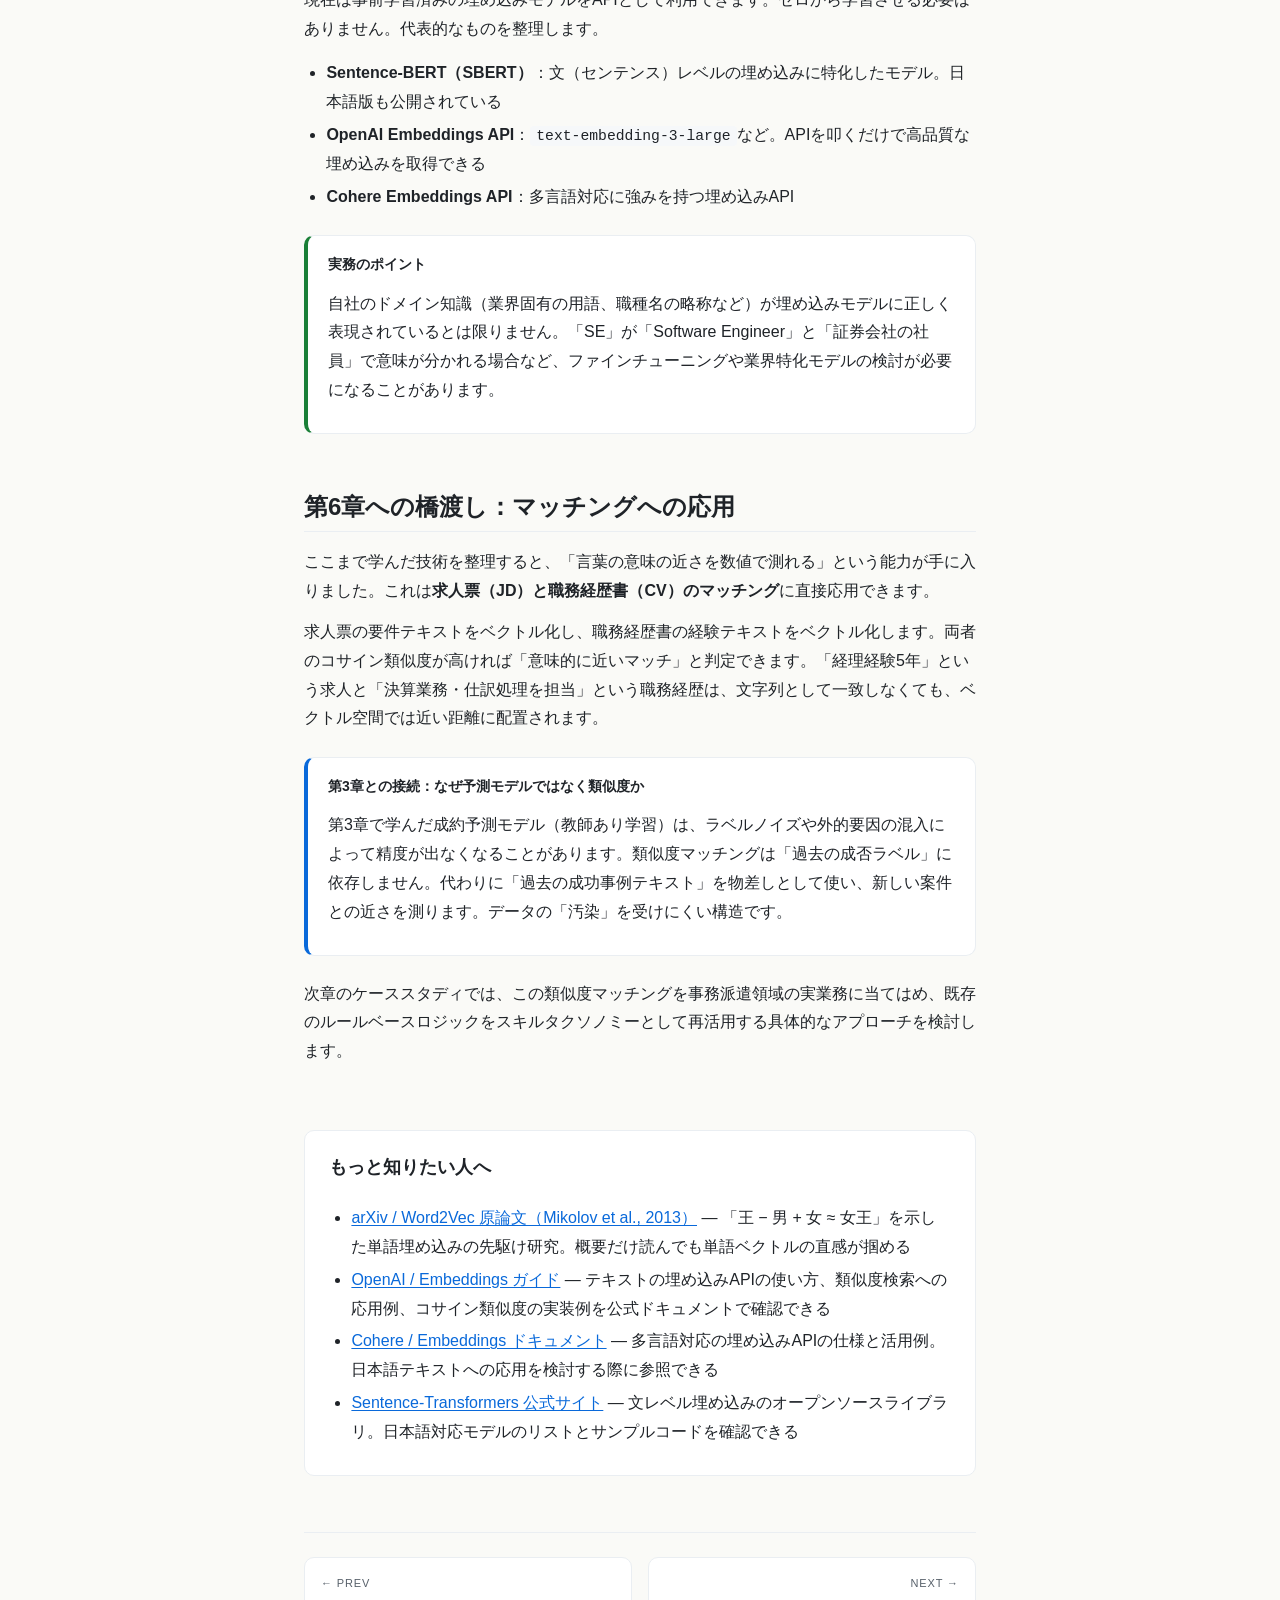
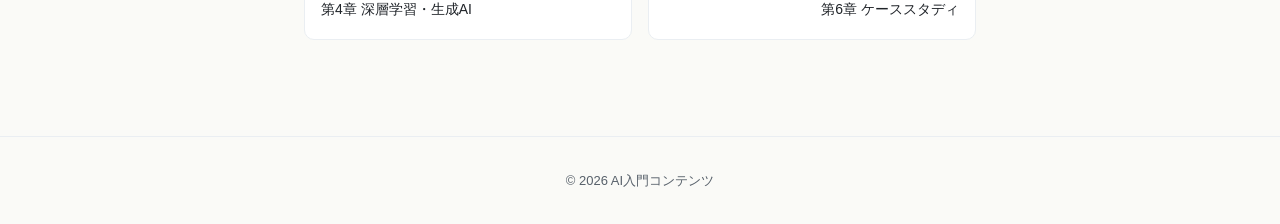
<file: chapters/05-nlp-vector.html>
<!DOCTYPE html>
<html lang="ja">
<head>
  <meta charset="UTF-8" />
  <meta name="viewport" content="width=device-width, initial-scale=1" />
  <title>第5章 NLP・ベクトル化・類似度｜AI入門</title>
  <link rel="stylesheet" href="../assets/css/style.css" />
</head>
<body>
  <header class="site-header">
    <div class="site-header-inner">
      <a href="../index.html" class="site-logo">AI入門 / for Newcomers</a>
      <nav class="site-nav">
        <a href="../index.html">目次</a>
        <a href="../chapters/01-overview.html">全体像</a>
        <a href="../chapters/06-case-study.html">ケース</a>
      </nav>
    </div>
  </header>

  <main>
    <h1>第5章 NLP・ベクトル化・類似度</h1>
    <div class="chapter-meta">
      <span class="badge">Chapter 05</span>
      <span>読了目安 約8分</span>
    </div>

    <div class="summary-card">
      <h3>この章の要点</h3>
      <ul>
        <li>テキストを数値ベクトルに変換する「埋め込み」により、言葉の意味の近さをコンピュータが計算できるようになる</li>
        <li>コサイン類似度を使えば「経理」と「会計」が近く、「経理」と「営業」が遠いと定量的に判定できる</li>
        <li>この技術は「求人票と職務経歴書の意味的なマッチング」に直接応用でき、第6章のケーススタディへ続く</li>
      </ul>
    </div>

    <h2>なぜ文字列を数値にするのか</h2>
    <p>
      コンピュータは数値しか扱えません。「経理経験あり」という文字列を直接比較しても、「決算業務の経験あり」が同じ意味だとは判定できません。<span class="term" data-tip="自然言語処理（Natural Language Processing）。コンピュータが人間の言語を理解・生成・解析するための技術分野">NLP（自然言語処理）</span>では、テキストを数値の列（ベクトル）に変換することで、意味の計算を可能にします。
    </p>
    <p>
      この変換を<span class="term" data-tip="テキストや単語を多次元の数値ベクトルに変換すること。意味的に近い言葉ほど近いベクトルになるよう学習される">埋め込み（embedding）</span>と呼びます。適切に学習された埋め込みでは、「意味が似ている言葉ほど、ベクトル空間で近い位置に配置される」という性質が生まれます。
    </p>

    <h2>キービジュアル：ベクトル空間での距離</h2>

    <figure class="wide-figure">
      <img src="../assets/img/vector-space.svg" alt="2次元ベクトル空間に経理・会計・営業・マーケティングの単語をプロットした図。経理と会計が近く、営業とマーケティングが近い" style="max-width:100%;height:auto;" />
      <figcaption>図5-1 ベクトル空間での単語の配置イメージ。意味が近い語はベクトルの向きが近く（コサイン類似度が高く）、遠い語は角度が大きい</figcaption>
    </figure>

    <p>
      実際の埋め込みは数百〜数千次元ですが、概念は同じです。「経理」と「会計」はベクトル空間で近い位置に、「経理」と「営業」は遠い位置に置かれます。この性質を利用すれば、単なる文字列一致を超えた「意味的な近さ」を測れます。
    </p>

    <h2>コサイン類似度：方向で近さを測る</h2>
    <p>
      2つのベクトルの「近さ」を測る代表的な指標が<span class="term" data-tip="2つのベクトルのなす角度のコサイン値で類似度を測る指標。値は-1〜1で、1に近いほど類似している">コサイン類似度（cosine similarity）</span>です。値は−1から1の範囲で、1に近いほど「同じ方向を向いている＝意味が近い」ことを示します。
    </p>

    <div class="callout info">
      <p class="callout-title">コサイン類似度の直感</p>
      <p>
        長さが違っても「方向」が同じなら類似度は高くなります。「少し経理の経験あり」と「豊富な経理の経験あり」は、ベクトルの長さは違っても方向は近いため、高い類似度が得られます。文章の長さによる影響を受けにくい点が実務でも便利です。
      </p>
    </div>

    <p>
      もう一つの指標は<span class="term" data-tip="ベクトル間の直線距離で類似度を測る指標。距離が近いほど類似している。大きさの違いも影響する">ユークリッド距離（Euclidean distance）</span>です。文章の絶対的な「長さ」（情報量）も考慮したい場合に使います。テキストマッチングでは、コサイン類似度が使われることの方が多いです。
    </p>

    <h2>有名な例：「王 − 男 + 女 ≈ 女王」</h2>
    <p>
      埋め込みモデルの特性を象徴する有名な例として「王（king）− 男（man）+ 女（woman）≈ 女王（queen）」があります。これは、ベクトル演算が単語の意味関係を捉えていることを示しています。「王」から「男性性」のベクトルを引き、「女性性」のベクトルを足すと、「女王」に近いベクトルが得られるというものです。
    </p>
    <p>
      この性質は職種マッチングにも活きます。「事務」から「一般事務」のベクトルを引き、「専門性」を加えれば、「経理事務」に近づくような演算が（近似的に）成立します。
    </p>

    <h2>古典的手法：TF-IDF</h2>
    <p>
      埋め込みモデルが普及する前の代表的な手法が<span class="term" data-tip="Term Frequency-Inverse Document Frequency。単語の出現頻度と希少性から重要度スコアを計算する古典的な手法">TF-IDF（Term Frequency-Inverse Document Frequency）</span>です。文書中で頻繁に出現し、かつ他の文書では珍しい単語を重要とみなしてスコア化します。
    </p>

    <table class="compare">
      <thead>
        <tr>
          <th style="width:28%">観点</th>
          <th>TF-IDF（古典）</th>
          <th>埋め込みモデル（現代）</th>
        </tr>
      </thead>
      <tbody>
        <tr>
          <td>意味の理解</td>
          <td class="bad">単語の一致で判断。「経理」と「会計」は別単語として扱う</td>
          <td class="good">意味的な近さを表現。「経理」と「会計」を近いベクトルで表せる</td>
        </tr>
        <tr>
          <td>学習コスト</td>
          <td class="good">事前学習不要。計算が軽い</td>
          <td class="bad">大規模な事前学習が必要（ただし公開モデルを利用可能）</td>
        </tr>
        <tr>
          <td>ゆらぎへの対応</td>
          <td class="bad">表記ゆれ・類義語に弱い</td>
          <td class="good">類義語・言い換えに強い</td>
        </tr>
        <tr>
          <td>導入難易度</td>
          <td class="good">数行のコードで動く</td>
          <td>APIで手軽に使えるが、精度チューニングが必要な場合も</td>
        </tr>
      </tbody>
    </table>

    <h2>主な埋め込みモデル</h2>
    <p>
      現在は事前学習済みの埋め込みモデルをAPIとして利用できます。ゼロから学習させる必要はありません。代表的なものを整理します。
    </p>
    <ul>
      <li><strong>Sentence-BERT（SBERT）</strong>：文（センテンス）レベルの埋め込みに特化したモデル。日本語版も公開されている</li>
      <li><strong>OpenAI Embeddings API</strong>：<code>text-embedding-3-large</code>など。APIを叩くだけで高品質な埋め込みを取得できる</li>
      <li><strong>Cohere Embeddings API</strong>：多言語対応に強みを持つ埋め込みAPI</li>
    </ul>

    <div class="callout tip">
      <p class="callout-title">実務のポイント</p>
      <p>
        自社のドメイン知識（業界固有の用語、職種名の略称など）が埋め込みモデルに正しく表現されているとは限りません。「SE」が「Software Engineer」と「証券会社の社員」で意味が分かれる場合など、ファインチューニングや業界特化モデルの検討が必要になることがあります。
      </p>
    </div>

    <h2 id="bridge-to-ch6">第6章への橋渡し：マッチングへの応用</h2>
    <p>
      ここまで学んだ技術を整理すると、「言葉の意味の近さを数値で測れる」という能力が手に入りました。これは<strong>求人票（JD）と職務経歴書（CV）のマッチング</strong>に直接応用できます。
    </p>
    <p>
      求人票の要件テキストをベクトル化し、職務経歴書の経験テキストをベクトル化します。両者のコサイン類似度が高ければ「意味的に近いマッチ」と判定できます。「経理経験5年」という求人と「決算業務・仕訳処理を担当」という職務経歴は、文字列として一致しなくても、ベクトル空間では近い距離に配置されます。
    </p>

    <div class="callout info">
      <p class="callout-title">第3章との接続：なぜ予測モデルではなく類似度か</p>
      <p>
        第3章で学んだ成約予測モデル（教師あり学習）は、ラベルノイズや外的要因の混入によって精度が出なくなることがあります。類似度マッチングは「過去の成否ラベル」に依存しません。代わりに「過去の成功事例テキスト」を物差しとして使い、新しい案件との近さを測ります。データの「汚染」を受けにくい構造です。
      </p>
    </div>

    <p>
      次章のケーススタディでは、この類似度マッチングを事務派遣領域の実業務に当てはめ、既存のルールベースロジックをスキルタクソノミーとして再活用する具体的なアプローチを検討します。
    </p>

    <section class="further">
      <h2>もっと知りたい人へ</h2>
      <ul>
        <li>
          <a href="https://arxiv.org/abs/1301.3781" target="_blank" rel="noopener">arXiv / Word2Vec 原論文（Mikolov et al., 2013）</a>
          — 「王 − 男 + 女 ≈ 女王」を示した単語埋め込みの先駆け研究。概要だけ読んでも単語ベクトルの直感が掴める
        </li>
        <li>
          <a href="https://platform.openai.com/docs/guides/embeddings" target="_blank" rel="noopener">OpenAI / Embeddings ガイド</a>
          — テキストの埋め込みAPIの使い方、類似度検索への応用例、コサイン類似度の実装例を公式ドキュメントで確認できる
        </li>
        <li>
          <a href="https://docs.cohere.com/docs/embeddings" target="_blank" rel="noopener">Cohere / Embeddings ドキュメント</a>
          — 多言語対応の埋め込みAPIの仕様と活用例。日本語テキストへの応用を検討する際に参照できる
        </li>
        <li>
          <a href="https://sbert.net/" target="_blank" rel="noopener">Sentence-Transformers 公式サイト</a>
          — 文レベル埋め込みのオープンソースライブラリ。日本語対応モデルのリストとサンプルコードを確認できる
        </li>
      </ul>
    </section>

    <nav class="chapter-nav">
      <a href="04-dl-genai.html" class="prev"><span class="nav-label">← PREV</span>第4章 深層学習・生成AI</a>
      <a href="06-case-study.html" class="next"><span class="nav-label">NEXT →</span>第6章 ケーススタディ</a>
    </nav>
  </main>

  <footer class="site-footer">© 2026 AI入門コンテンツ</footer>
  <script src="../assets/js/main.js"></script>
</body>
</html>
</file>
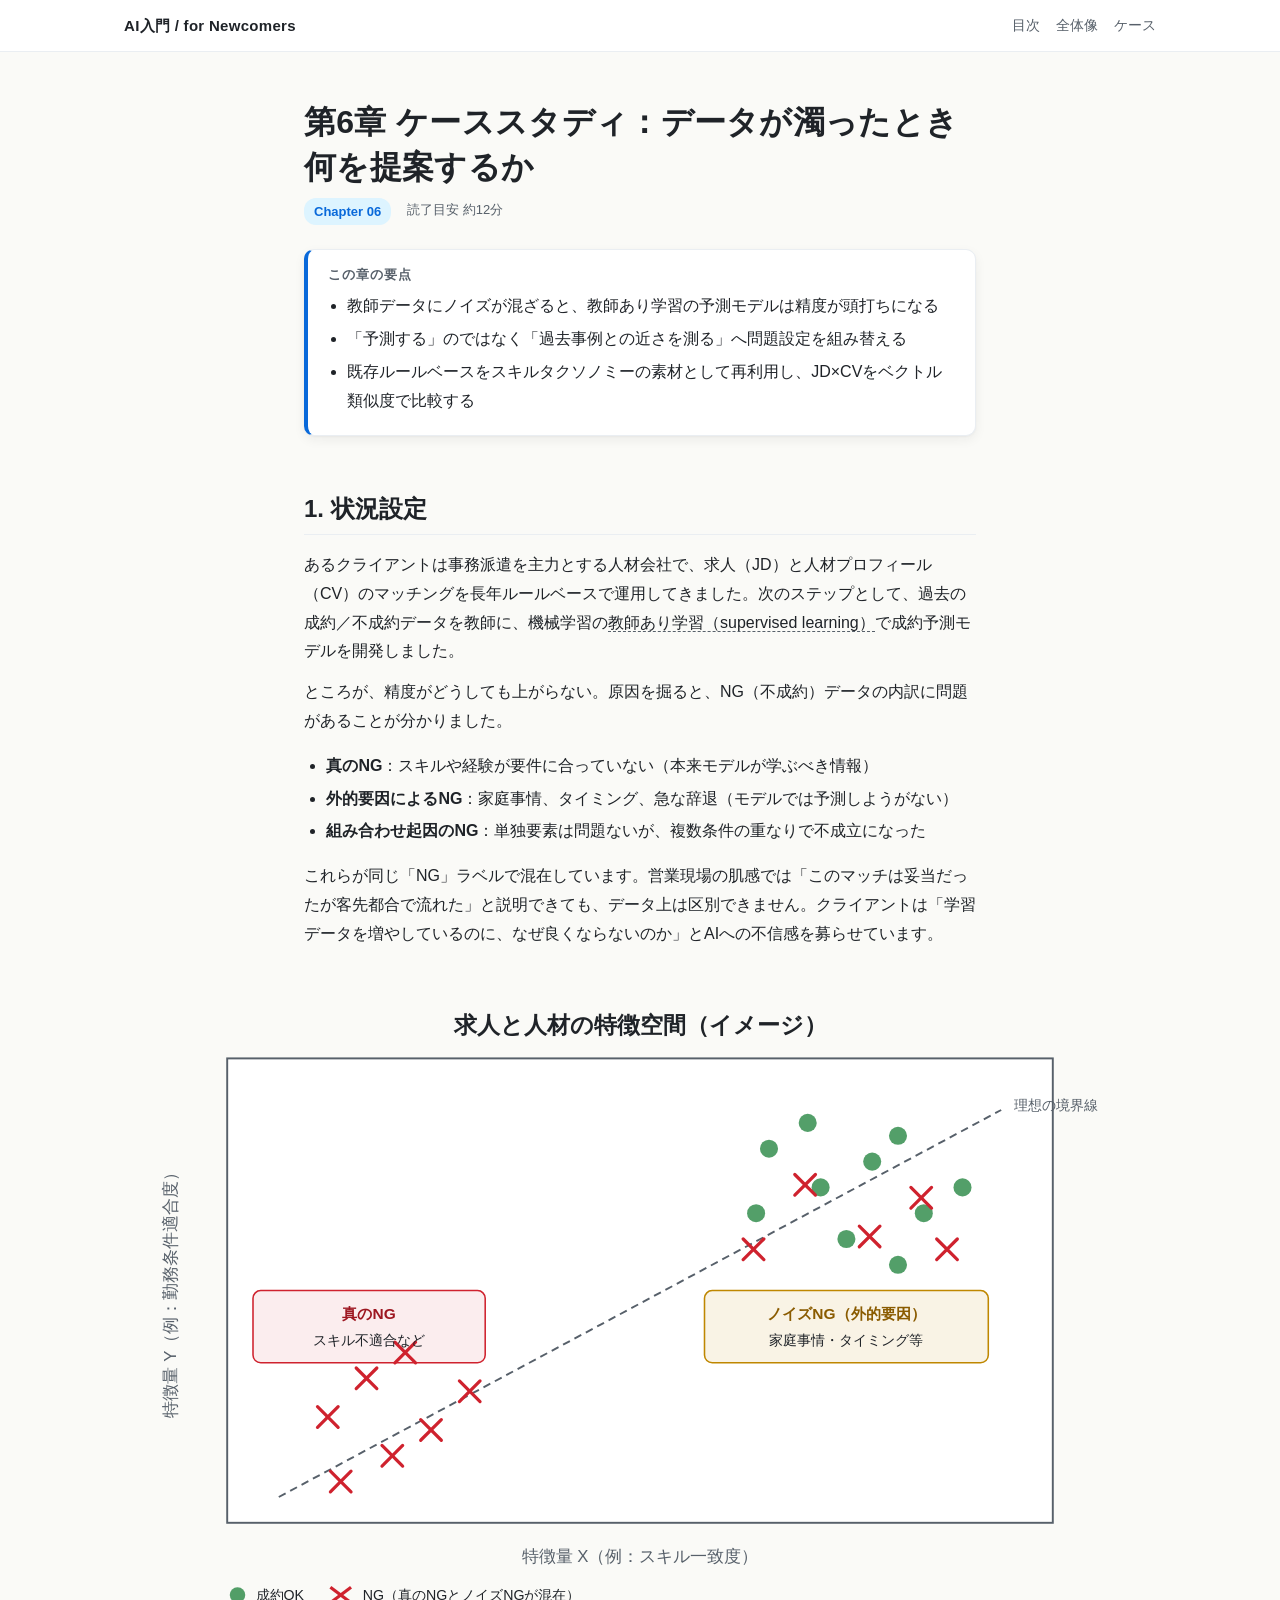
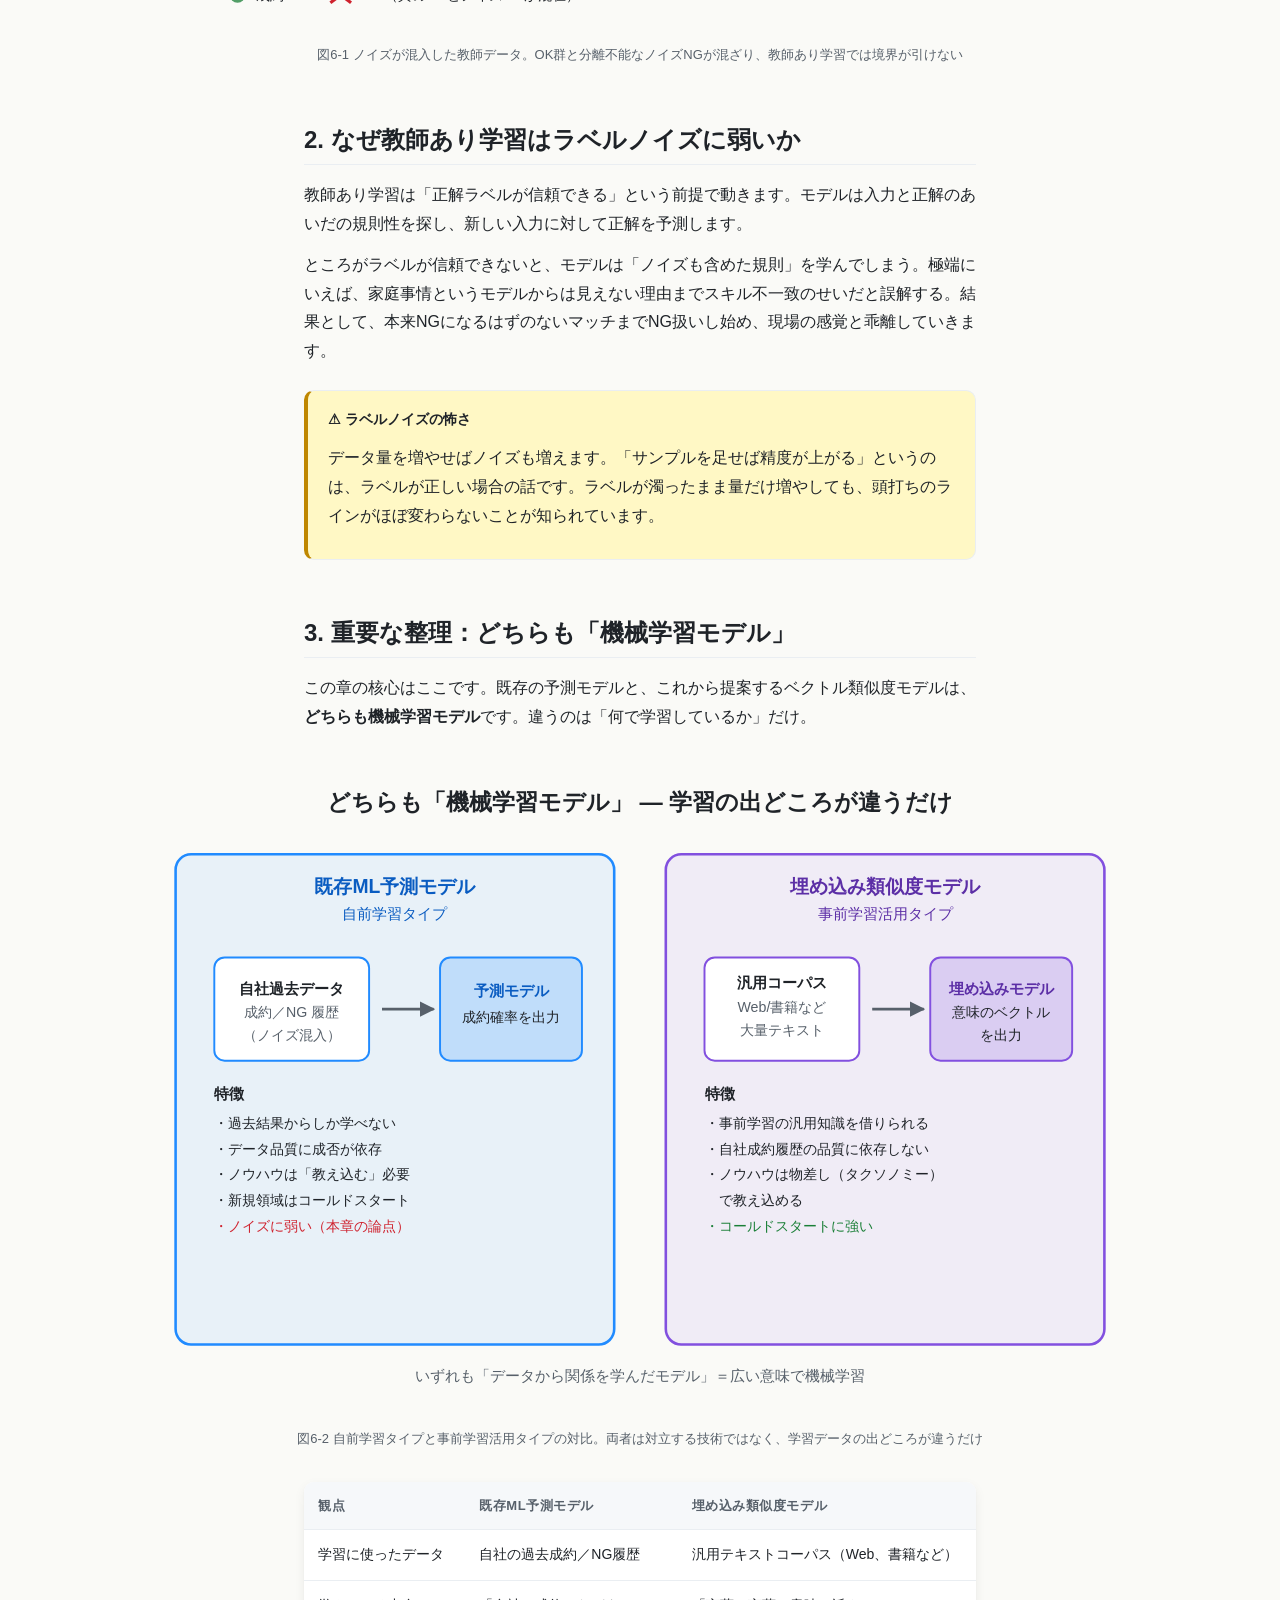
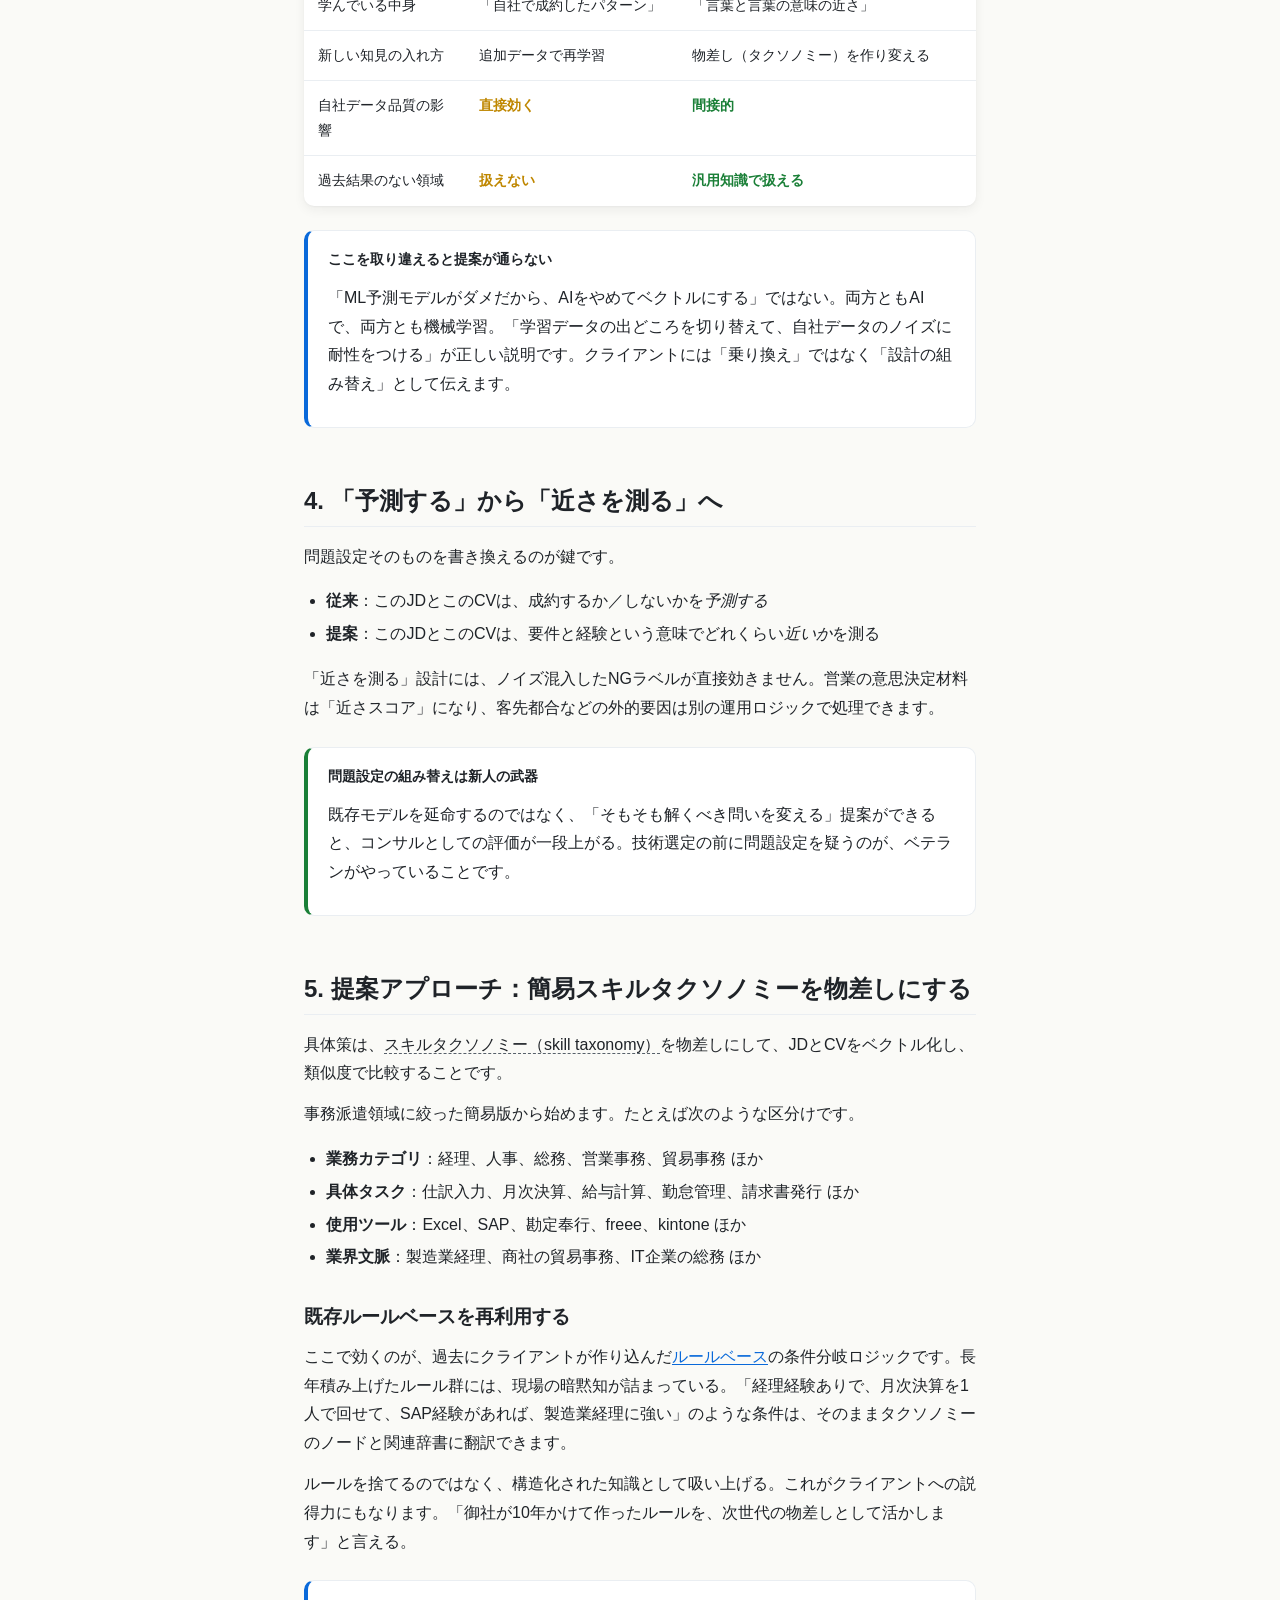
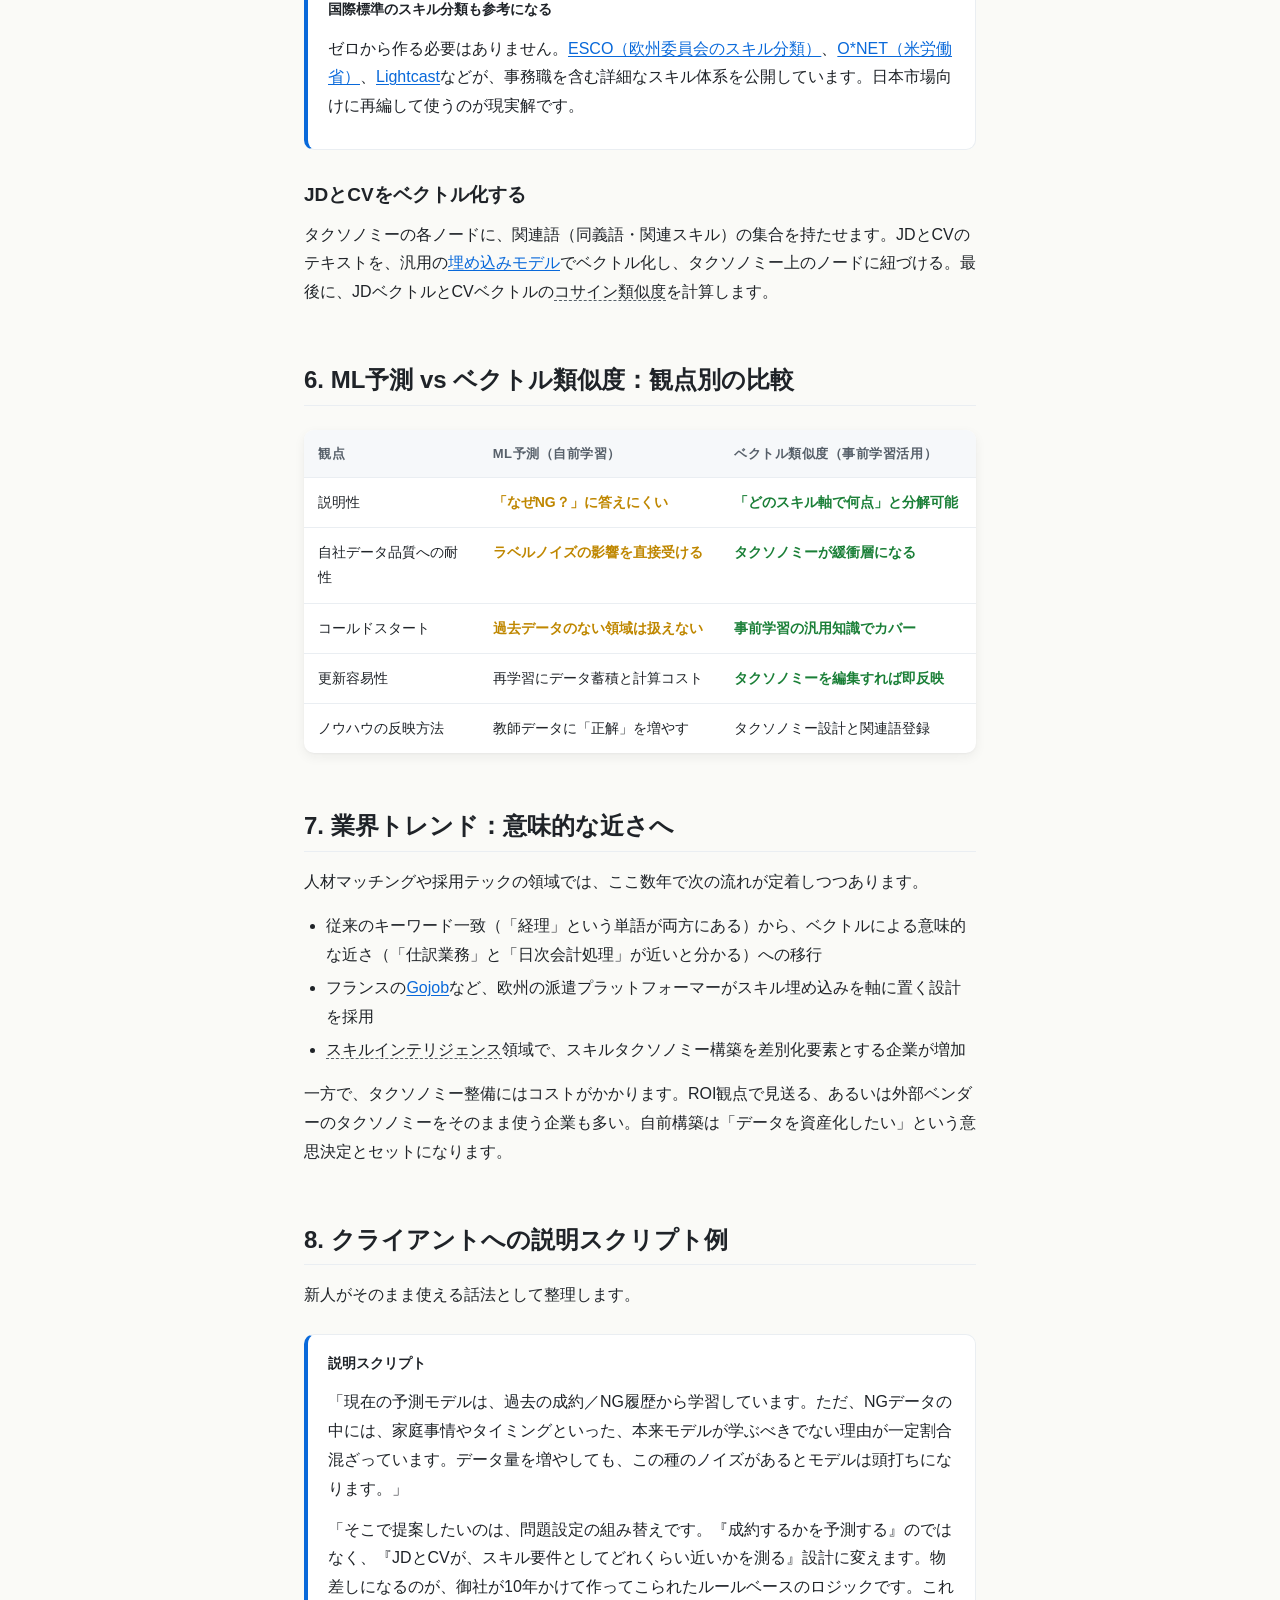
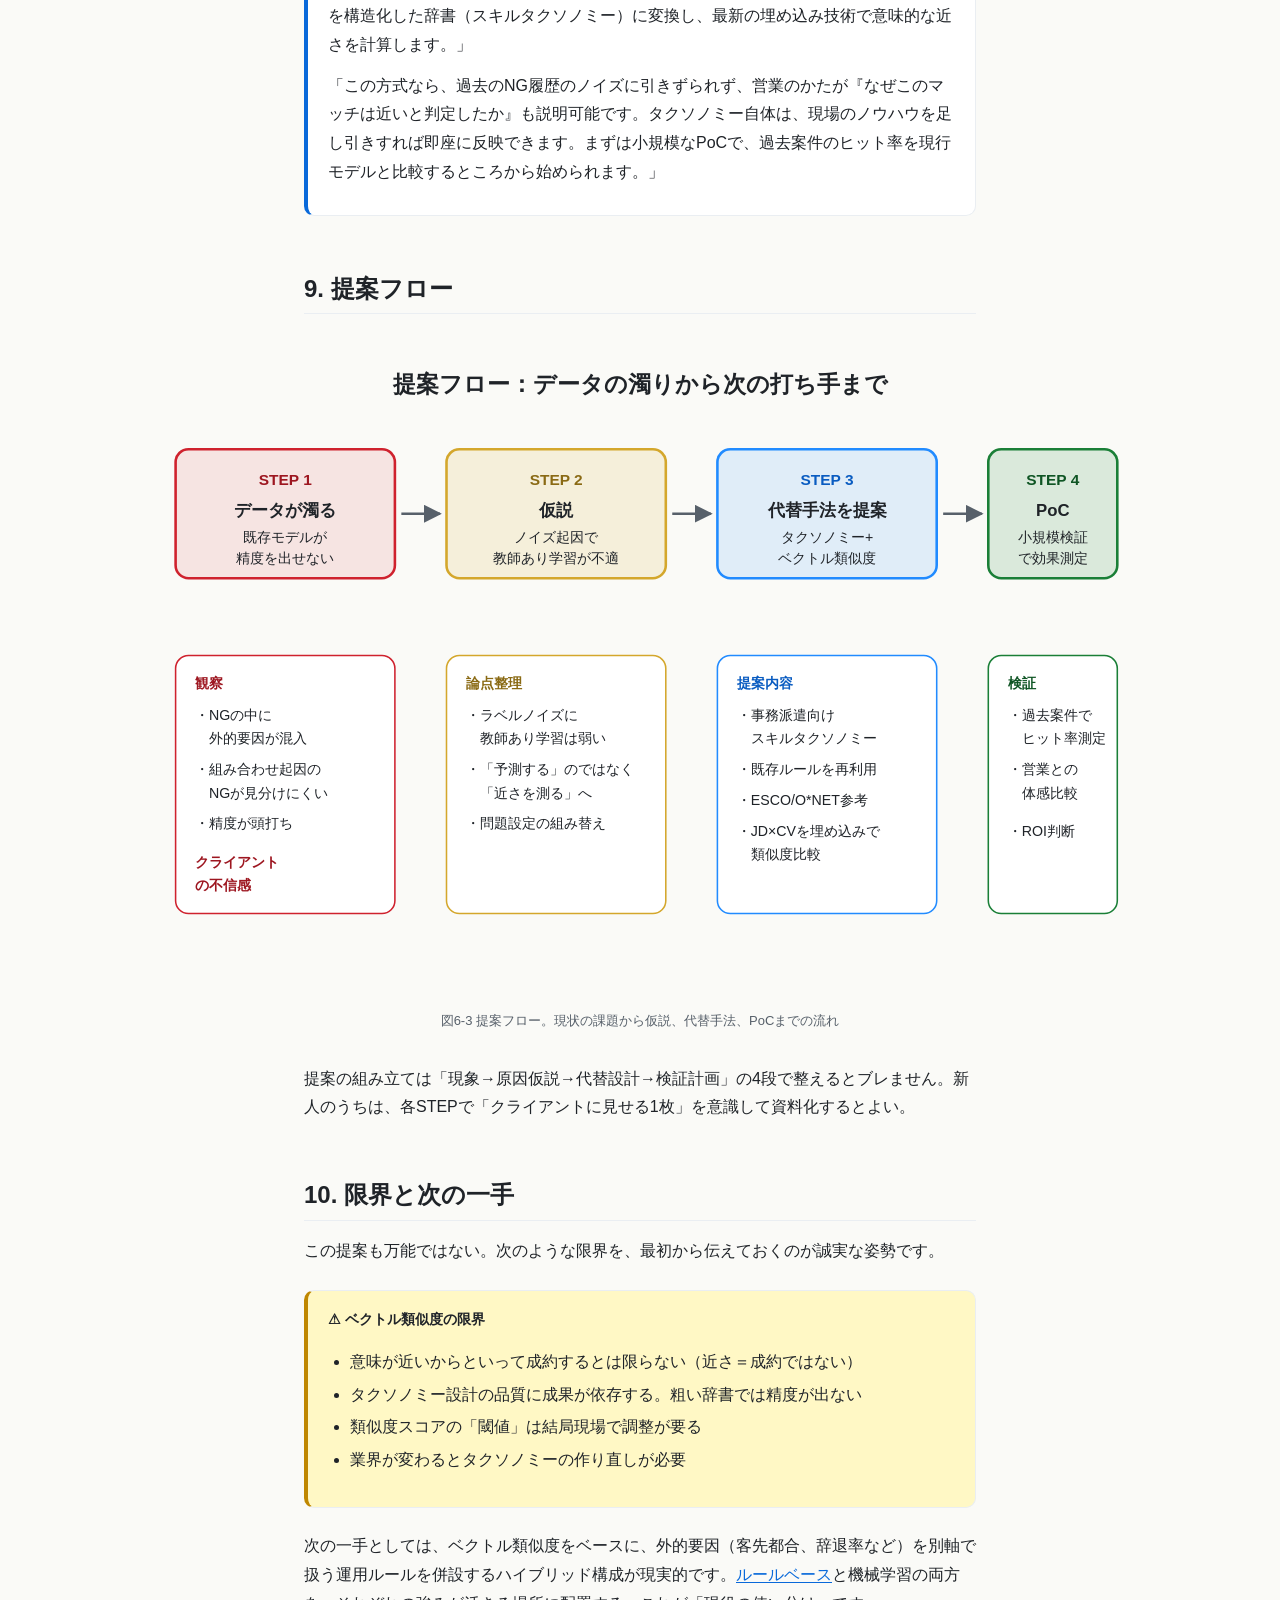
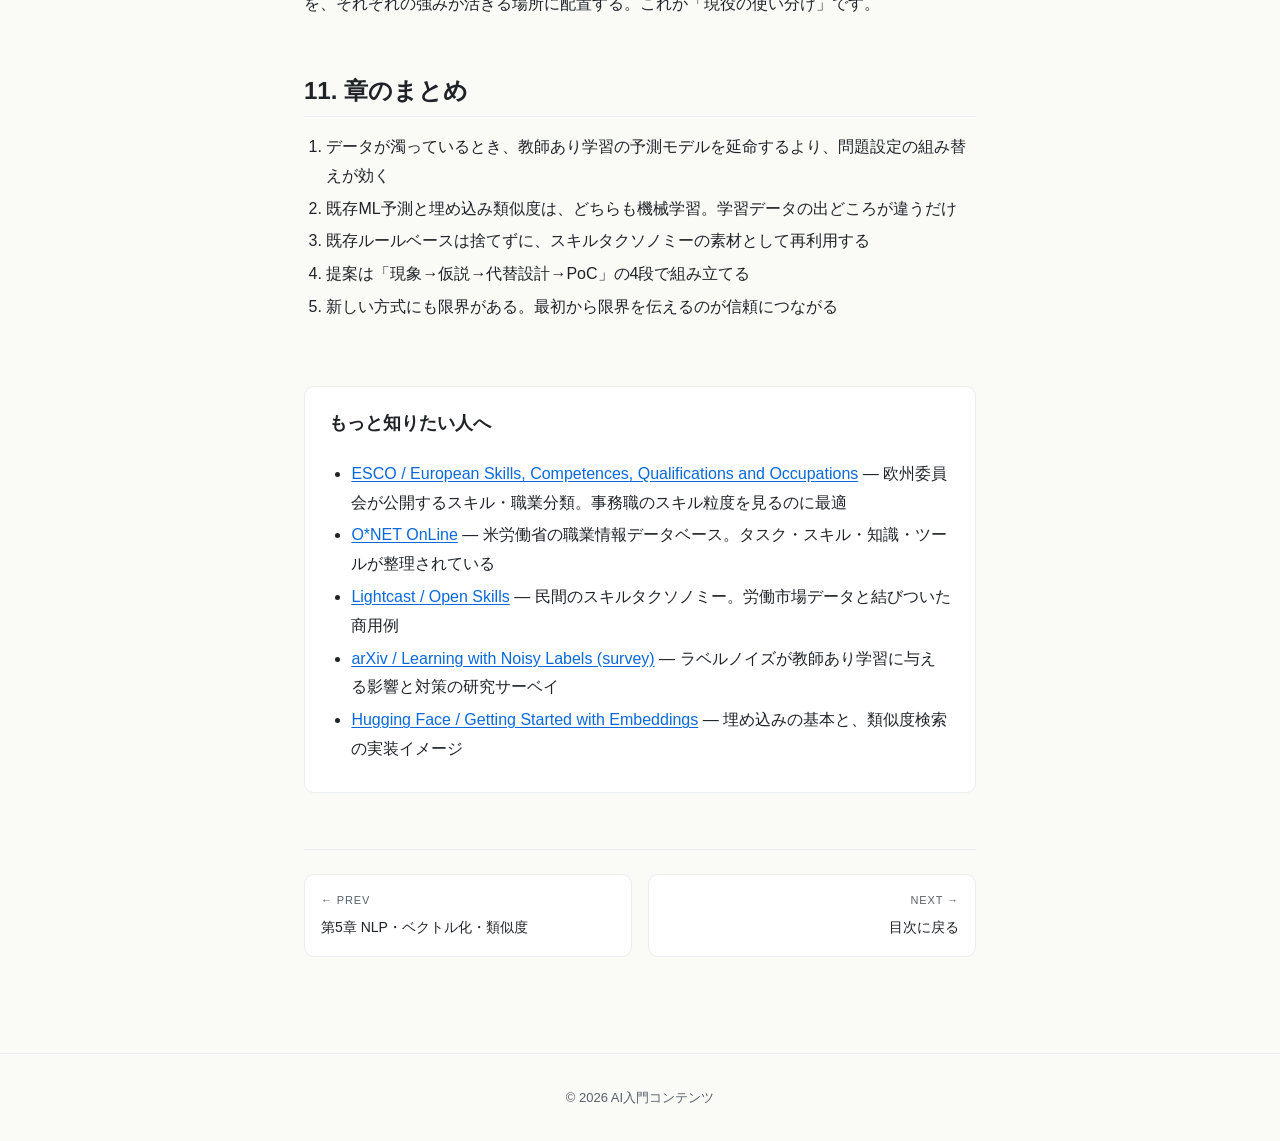
<file: chapters/06-case-study.html>
<!DOCTYPE html>
<html lang="ja">
<head>
  <meta charset="UTF-8" />
  <meta name="viewport" content="width=device-width, initial-scale=1" />
  <title>第6章 ケーススタディ｜AI入門</title>
  <link rel="stylesheet" href="../assets/css/style.css" />
</head>
<body>
  <header class="site-header">
    <div class="site-header-inner">
      <a href="../index.html" class="site-logo">AI入門 / for Newcomers</a>
      <nav class="site-nav">
        <a href="../index.html">目次</a>
        <a href="../chapters/01-overview.html">全体像</a>
        <a href="../chapters/06-case-study.html">ケース</a>
      </nav>
    </div>
  </header>

  <main>
    <h1>第6章 ケーススタディ：データが濁ったとき何を提案するか</h1>
    <div class="chapter-meta">
      <span class="badge">Chapter 06</span>
      <span>読了目安 約12分</span>
    </div>

    <div class="summary-card">
      <h3>この章の要点</h3>
      <ul>
        <li>教師データにノイズが混ざると、教師あり学習の予測モデルは精度が頭打ちになる</li>
        <li>「予測する」のではなく「過去事例との近さを測る」へ問題設定を組み替える</li>
        <li>既存ルールベースをスキルタクソノミーの素材として再利用し、JD×CVをベクトル類似度で比較する</li>
      </ul>
    </div>

    <h2>1. 状況設定</h2>
    <p>
      あるクライアントは事務派遣を主力とする人材会社で、求人（JD）と人材プロフィール（CV）のマッチングを長年ルールベースで運用してきました。次のステップとして、過去の成約／不成約データを教師に、機械学習の<span class="term" data-tip="成約／不成約のような正解ラベル付きデータでモデルを学習させる方式">教師あり学習（supervised learning）</span>で成約予測モデルを開発しました。
    </p>
    <p>
      ところが、精度がどうしても上がらない。原因を掘ると、NG（不成約）データの内訳に問題があることが分かりました。
    </p>
    <ul>
      <li><strong>真のNG</strong>：スキルや経験が要件に合っていない（本来モデルが学ぶべき情報）</li>
      <li><strong>外的要因によるNG</strong>：家庭事情、タイミング、急な辞退（モデルでは予測しようがない）</li>
      <li><strong>組み合わせ起因のNG</strong>：単独要素は問題ないが、複数条件の重なりで不成立になった</li>
    </ul>
    <p>
      これらが同じ「NG」ラベルで混在しています。営業現場の肌感では「このマッチは妥当だったが客先都合で流れた」と説明できても、データ上は区別できません。クライアントは「学習データを増やしているのに、なぜ良くならないのか」とAIへの不信感を募らせています。
    </p>

    <figure class="wide-figure">
      <img src="../assets/img/noisy-data.svg" alt="特徴空間にプロットされた成約OK群と、真のNGとノイズNGが混在するNG群。理想の境界線が描けない様子を示す散布図" />
      <figcaption>図6-1 ノイズが混入した教師データ。OK群と分離不能なノイズNGが混ざり、教師あり学習では境界が引けない</figcaption>
    </figure>

    <h2>2. なぜ教師あり学習はラベルノイズに弱いか</h2>
    <p>
      教師あり学習は「正解ラベルが信頼できる」という前提で動きます。モデルは入力と正解のあいだの規則性を探し、新しい入力に対して正解を予測します。
    </p>
    <p>
      ところがラベルが信頼できないと、モデルは「ノイズも含めた規則」を学んでしまう。極端にいえば、家庭事情というモデルからは見えない理由までスキル不一致のせいだと誤解する。結果として、本来NGになるはずのないマッチまでNG扱いし始め、現場の感覚と乖離していきます。
    </p>

    <div class="callout warn">
      <p class="callout-title">⚠ ラベルノイズの怖さ</p>
      <p>
        データ量を増やせばノイズも増えます。「サンプルを足せば精度が上がる」というのは、ラベルが正しい場合の話です。ラベルが濁ったまま量だけ増やしても、頭打ちのラインがほぼ変わらないことが知られています。
      </p>
    </div>

    <h2>3. 重要な整理：どちらも「機械学習モデル」</h2>
    <p>
      この章の核心はここです。既存の予測モデルと、これから提案するベクトル類似度モデルは、<strong>どちらも機械学習モデル</strong>です。違うのは「何で学習しているか」だけ。
    </p>

    <figure class="wide-figure">
      <img src="../assets/img/model-contrast.svg" alt="左：自社過去成約データで自前学習したML予測モデル。右：汎用コーパスで事前学習済みの埋め込みモデル。どちらも機械学習モデルだが学習の出どころが異なる。" />
      <figcaption>図6-2 自前学習タイプと事前学習活用タイプの対比。両者は対立する技術ではなく、学習データの出どころが違うだけ</figcaption>
    </figure>

    <table class="compare">
      <thead>
        <tr><th style="width:24%">観点</th><th>既存ML予測モデル</th><th>埋め込み類似度モデル</th></tr>
      </thead>
      <tbody>
        <tr>
          <td>学習に使ったデータ</td>
          <td>自社の過去成約／NG履歴</td>
          <td>汎用テキストコーパス（Web、書籍など）</td>
        </tr>
        <tr>
          <td>学んでいる中身</td>
          <td>「自社で成約したパターン」</td>
          <td>「言葉と言葉の意味の近さ」</td>
        </tr>
        <tr>
          <td>新しい知見の入れ方</td>
          <td>追加データで再学習</td>
          <td>物差し（タクソノミー）を作り変える</td>
        </tr>
        <tr>
          <td>自社データ品質の影響</td>
          <td class="bad">直接効く</td>
          <td class="good">間接的</td>
        </tr>
        <tr>
          <td>過去結果のない領域</td>
          <td class="bad">扱えない</td>
          <td class="good">汎用知識で扱える</td>
        </tr>
      </tbody>
    </table>

    <div class="callout info">
      <p class="callout-title">ここを取り違えると提案が通らない</p>
      <p>
        「ML予測モデルがダメだから、AIをやめてベクトルにする」ではない。両方ともAIで、両方とも機械学習。「学習データの出どころを切り替えて、自社データのノイズに耐性をつける」が正しい説明です。クライアントには「乗り換え」ではなく「設計の組み替え」として伝えます。
      </p>
    </div>

    <h2>4. 「予測する」から「近さを測る」へ</h2>
    <p>
      問題設定そのものを書き換えるのが鍵です。
    </p>
    <ul>
      <li><strong>従来</strong>：このJDとこのCVは、成約するか／しないかを<em>予測する</em></li>
      <li><strong>提案</strong>：このJDとこのCVは、要件と経験という意味でどれくらい<em>近いか</em>を測る</li>
    </ul>
    <p>
      「近さを測る」設計には、ノイズ混入したNGラベルが直接効きません。営業の意思決定材料は「近さスコア」になり、客先都合などの外的要因は別の運用ロジックで処理できます。
    </p>

    <div class="callout tip">
      <p class="callout-title">問題設定の組み替えは新人の武器</p>
      <p>
        既存モデルを延命するのではなく、「そもそも解くべき問いを変える」提案ができると、コンサルとしての評価が一段上がる。技術選定の前に問題設定を疑うのが、ベテランがやっていることです。
      </p>
    </div>

    <h2>5. 提案アプローチ：簡易スキルタクソノミーを物差しにする</h2>
    <p>
      具体策は、<span class="term" data-tip="スキルや属性を体系的に分類した辞書のような体系。ベクトル比較の物差しになる">スキルタクソノミー（skill taxonomy）</span>を物差しにして、JDとCVをベクトル化し、類似度で比較することです。
    </p>
    <p>
      事務派遣領域に絞った簡易版から始めます。たとえば次のような区分けです。
    </p>
    <ul>
      <li><strong>業務カテゴリ</strong>：経理、人事、総務、営業事務、貿易事務 ほか</li>
      <li><strong>具体タスク</strong>：仕訳入力、月次決算、給与計算、勤怠管理、請求書発行 ほか</li>
      <li><strong>使用ツール</strong>：Excel、SAP、勘定奉行、freee、kintone ほか</li>
      <li><strong>業界文脈</strong>：製造業経理、商社の貿易事務、IT企業の総務 ほか</li>
    </ul>

    <h3>既存ルールベースを再利用する</h3>
    <p>
      ここで効くのが、過去にクライアントが作り込んだ<a href="02-rulebase.html">ルールベース</a>の条件分岐ロジックです。長年積み上げたルール群には、現場の暗黙知が詰まっている。「経理経験ありで、月次決算を1人で回せて、SAP経験があれば、製造業経理に強い」のような条件は、そのままタクソノミーのノードと関連辞書に翻訳できます。
    </p>
    <p>
      ルールを捨てるのではなく、構造化された知識として吸い上げる。これがクライアントへの説得力にもなります。「御社が10年かけて作ったルールを、次世代の物差しとして活かします」と言える。
    </p>

    <div class="callout info">
      <p class="callout-title">国際標準のスキル分類も参考になる</p>
      <p>
        ゼロから作る必要はありません。<a href="https://esco.ec.europa.eu/" target="_blank" rel="noopener">ESCO（欧州委員会のスキル分類）</a>、<a href="https://www.onetonline.org/" target="_blank" rel="noopener">O*NET（米労働省）</a>、<a href="https://lightcast.io/" target="_blank" rel="noopener">Lightcast</a>などが、事務職を含む詳細なスキル体系を公開しています。日本市場向けに再編して使うのが現実解です。
      </p>
    </div>

    <h3>JDとCVをベクトル化する</h3>
    <p>
      タクソノミーの各ノードに、関連語（同義語・関連スキル）の集合を持たせます。JDとCVのテキストを、汎用の<a href="05-nlp-vector.html">埋め込みモデル</a>でベクトル化し、タクソノミー上のノードに紐づける。最後に、JDベクトルとCVベクトルの<span class="term" data-tip="2つのベクトルが向く方向の近さ。1に近いほど意味が似ている">コサイン類似度</span>を計算します。
    </p>

    <h2>6. ML予測 vs ベクトル類似度：観点別の比較</h2>

    <table class="compare">
      <thead>
        <tr><th style="width:26%">観点</th><th>ML予測（自前学習）</th><th>ベクトル類似度（事前学習活用）</th></tr>
      </thead>
      <tbody>
        <tr>
          <td>説明性</td>
          <td class="bad">「なぜNG？」に答えにくい</td>
          <td class="good">「どのスキル軸で何点」と分解可能</td>
        </tr>
        <tr>
          <td>自社データ品質への耐性</td>
          <td class="bad">ラベルノイズの影響を直接受ける</td>
          <td class="good">タクソノミーが緩衝層になる</td>
        </tr>
        <tr>
          <td>コールドスタート</td>
          <td class="bad">過去データのない領域は扱えない</td>
          <td class="good">事前学習の汎用知識でカバー</td>
        </tr>
        <tr>
          <td>更新容易性</td>
          <td>再学習にデータ蓄積と計算コスト</td>
          <td class="good">タクソノミーを編集すれば即反映</td>
        </tr>
        <tr>
          <td>ノウハウの反映方法</td>
          <td>教師データに「正解」を増やす</td>
          <td>タクソノミー設計と関連語登録</td>
        </tr>
      </tbody>
    </table>

    <h2>7. 業界トレンド：意味的な近さへ</h2>
    <p>
      人材マッチングや採用テックの領域では、ここ数年で次の流れが定着しつつあります。
    </p>
    <ul>
      <li>従来のキーワード一致（「経理」という単語が両方にある）から、ベクトルによる意味的な近さ（「仕訳業務」と「日次会計処理」が近いと分かる）への移行</li>
      <li>フランスの<a href="https://gojob.com/" target="_blank" rel="noopener">Gojob</a>など、欧州の派遣プラットフォーマーがスキル埋め込みを軸に置く設計を採用</li>
      <li><span class="term" data-tip="スキルを軸にデータを集約・分析する領域。採用、配置、リスキリングなどに応用される">スキルインテリジェンス</span>領域で、スキルタクソノミー構築を差別化要素とする企業が増加</li>
    </ul>
    <p>
      一方で、タクソノミー整備にはコストがかかります。ROI観点で見送る、あるいは外部ベンダーのタクソノミーをそのまま使う企業も多い。自前構築は「データを資産化したい」という意思決定とセットになります。
    </p>

    <h2>8. クライアントへの説明スクリプト例</h2>
    <p>
      新人がそのまま使える話法として整理します。
    </p>

    <div class="callout info">
      <p class="callout-title">説明スクリプト</p>
      <p>
        「現在の予測モデルは、過去の成約／NG履歴から学習しています。ただ、NGデータの中には、家庭事情やタイミングといった、本来モデルが学ぶべきでない理由が一定割合混ざっています。データ量を増やしても、この種のノイズがあるとモデルは頭打ちになります。」
      </p>
      <p>
        「そこで提案したいのは、問題設定の組み替えです。『成約するかを予測する』のではなく、『JDとCVが、スキル要件としてどれくらい近いかを測る』設計に変えます。物差しになるのが、御社が10年かけて作ってこられたルールベースのロジックです。これを構造化した辞書（スキルタクソノミー）に変換し、最新の埋め込み技術で意味的な近さを計算します。」
      </p>
      <p>
        「この方式なら、過去のNG履歴のノイズに引きずられず、営業のかたが『なぜこのマッチは近いと判定したか』も説明可能です。タクソノミー自体は、現場のノウハウを足し引きすれば即座に反映できます。まずは小規模なPoCで、過去案件のヒット率を現行モデルと比較するところから始められます。」
      </p>
    </div>

    <h2>9. 提案フロー</h2>

    <figure class="wide-figure">
      <img src="../assets/img/proposal-flow.svg" alt="STEP1データが濁る、STEP2仮説、STEP3代替手法提案、STEP4 PoCの4段階フロー" />
      <figcaption>図6-3 提案フロー。現状の課題から仮説、代替手法、PoCまでの流れ</figcaption>
    </figure>

    <p>
      提案の組み立ては「現象→原因仮説→代替設計→検証計画」の4段で整えるとブレません。新人のうちは、各STEPで「クライアントに見せる1枚」を意識して資料化するとよい。
    </p>

    <h2>10. 限界と次の一手</h2>
    <p>
      この提案も万能ではない。次のような限界を、最初から伝えておくのが誠実な姿勢です。
    </p>

    <div class="callout warn">
      <p class="callout-title">⚠ ベクトル類似度の限界</p>
      <ul>
        <li>意味が近いからといって成約するとは限らない（近さ＝成約ではない）</li>
        <li>タクソノミー設計の品質に成果が依存する。粗い辞書では精度が出ない</li>
        <li>類似度スコアの「閾値」は結局現場で調整が要る</li>
        <li>業界が変わるとタクソノミーの作り直しが必要</li>
      </ul>
    </div>

    <p>
      次の一手としては、ベクトル類似度をベースに、外的要因（客先都合、辞退率など）を別軸で扱う運用ルールを併設するハイブリッド構成が現実的です。<a href="02-rulebase.html">ルールベース</a>と機械学習の両方を、それぞれの強みが活きる場所に配置する。これが「現役の使い分け」です。
    </p>

    <h2>11. 章のまとめ</h2>
    <ol>
      <li>データが濁っているとき、教師あり学習の予測モデルを延命するより、問題設定の組み替えが効く</li>
      <li>既存ML予測と埋め込み類似度は、どちらも機械学習。学習データの出どころが違うだけ</li>
      <li>既存ルールベースは捨てずに、スキルタクソノミーの素材として再利用する</li>
      <li>提案は「現象→仮説→代替設計→PoC」の4段で組み立てる</li>
      <li>新しい方式にも限界がある。最初から限界を伝えるのが信頼につながる</li>
    </ol>

    <section class="further">
      <h2>もっと知りたい人へ</h2>
      <ul>
        <li>
          <a href="https://esco.ec.europa.eu/" target="_blank" rel="noopener">ESCO / European Skills, Competences, Qualifications and Occupations</a>
          — 欧州委員会が公開するスキル・職業分類。事務職のスキル粒度を見るのに最適
        </li>
        <li>
          <a href="https://www.onetonline.org/" target="_blank" rel="noopener">O*NET OnLine</a>
          — 米労働省の職業情報データベース。タスク・スキル・知識・ツールが整理されている
        </li>
        <li>
          <a href="https://lightcast.io/" target="_blank" rel="noopener">Lightcast / Open Skills</a>
          — 民間のスキルタクソノミー。労働市場データと結びついた商用例
        </li>
        <li>
          <a href="https://arxiv.org/abs/2007.08199" target="_blank" rel="noopener">arXiv / Learning with Noisy Labels (survey)</a>
          — ラベルノイズが教師あり学習に与える影響と対策の研究サーベイ
        </li>
        <li>
          <a href="https://huggingface.co/blog/getting-started-with-embeddings" target="_blank" rel="noopener">Hugging Face / Getting Started with Embeddings</a>
          — 埋め込みの基本と、類似度検索の実装イメージ
        </li>
      </ul>
    </section>

    <nav class="chapter-nav">
      <a href="05-nlp-vector.html" class="prev"><span class="nav-label">← PREV</span>第5章 NLP・ベクトル化・類似度</a>
      <a href="../index.html" class="next"><span class="nav-label">NEXT →</span>目次に戻る</a>
    </nav>
  </main>

  <footer class="site-footer">© 2026 AI入門コンテンツ</footer>
  <script src="../assets/js/main.js"></script>
</body>
</html>
</file>
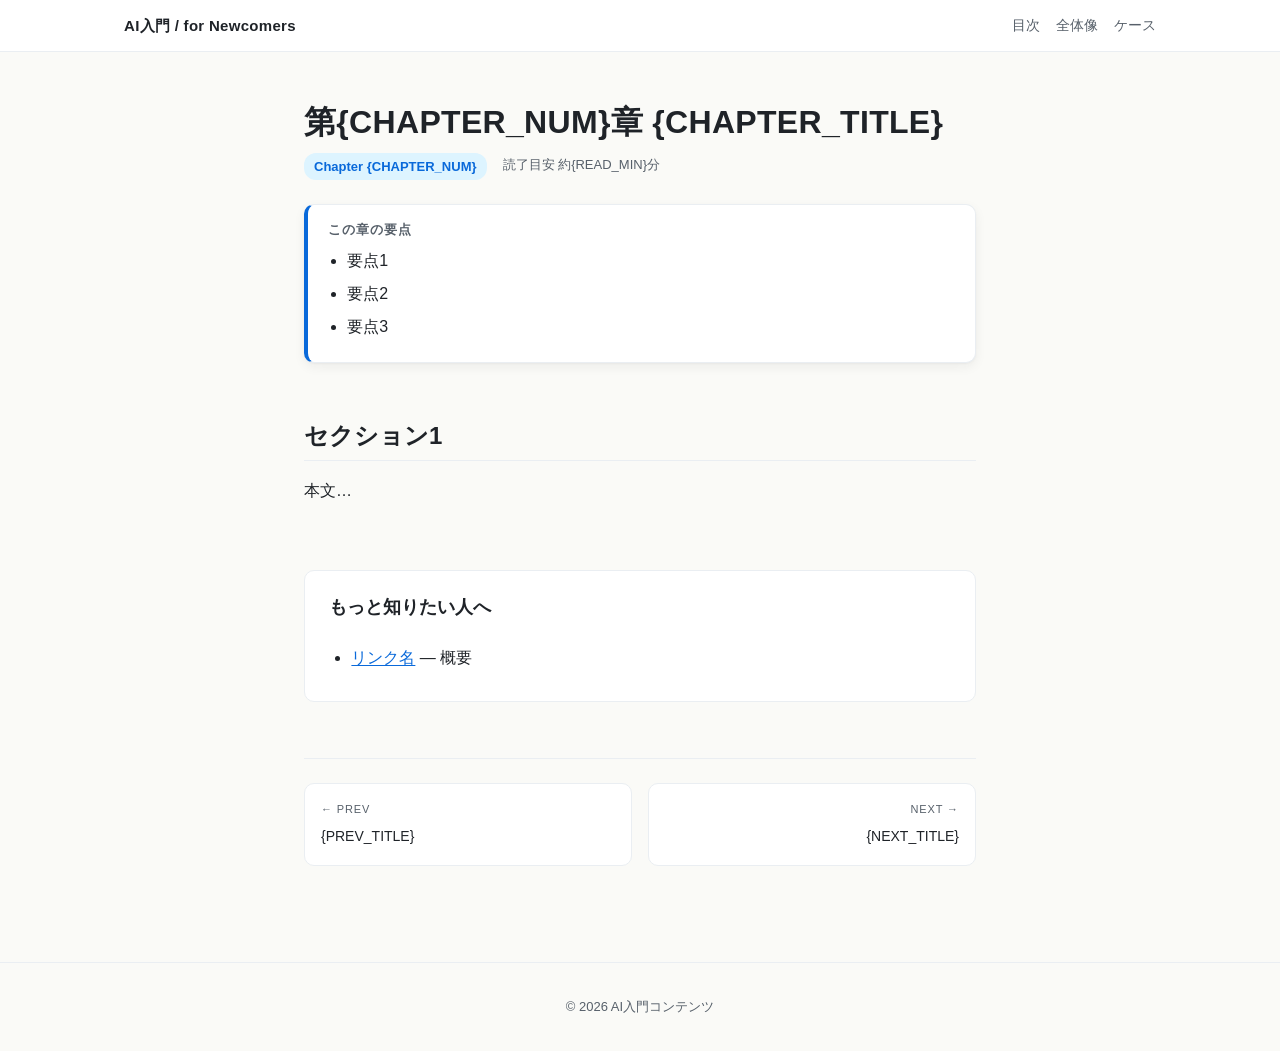
<file: docs/template-chapter.html>
<!--
  章ページのテンプレート。新しい章を作るときはこのファイルをコピーして編集する。
  プレースホルダー：
    {CHAPTER_NUM}     例: 03
    {CHAPTER_TITLE}   例: 機械学習
    {READ_MIN}        例: 6
    {PREV_HREF} {PREV_TITLE}
    {NEXT_HREF} {NEXT_TITLE}
-->
<!DOCTYPE html>
<html lang="ja">
<head>
  <meta charset="UTF-8" />
  <meta name="viewport" content="width=device-width, initial-scale=1" />
  <title>第{CHAPTER_NUM}章 {CHAPTER_TITLE}｜AI入門</title>
  <link rel="stylesheet" href="../assets/css/style.css" />
</head>
<body>
  <header class="site-header">
    <div class="site-header-inner">
      <a href="../index.html" class="site-logo">AI入門 / for Newcomers</a>
      <nav class="site-nav">
        <a href="../index.html">目次</a>
        <a href="../chapters/01-overview.html">全体像</a>
        <a href="../chapters/06-case-study.html">ケース</a>
      </nav>
    </div>
  </header>

  <main>
    <h1>第{CHAPTER_NUM}章 {CHAPTER_TITLE}</h1>
    <div class="chapter-meta">
      <span class="badge">Chapter {CHAPTER_NUM}</span>
      <span>読了目安 約{READ_MIN}分</span>
    </div>

    <div class="summary-card">
      <h3>この章の要点</h3>
      <ul>
        <li>要点1</li>
        <li>要点2</li>
        <li>要点3</li>
      </ul>
    </div>

    <h2>セクション1</h2>
    <p>本文…</p>

    <section class="further">
      <h2>もっと知りたい人へ</h2>
      <ul>
        <li><a href="#" target="_blank" rel="noopener">リンク名</a> — 概要</li>
      </ul>
    </section>

    <nav class="chapter-nav">
      <a href="{PREV_HREF}" class="prev"><span class="nav-label">← PREV</span>{PREV_TITLE}</a>
      <a href="{NEXT_HREF}" class="next"><span class="nav-label">NEXT →</span>{NEXT_TITLE}</a>
    </nav>
  </main>

  <footer class="site-footer">© 2026 AI入門コンテンツ</footer>
  <script src="../assets/js/main.js"></script>
</body>
</html>
</file>
<file: assets/css/style.css>
/* =========================================================
   AI入門コンテンツ 共通スタイル
   - ライト/ダーク両対応（prefers-color-scheme）
   - 読み物中心の1カラム（最大720px）
   - 図版は wide-figure クラスで最大1080pxまで広げる
   ========================================================= */

:root {
  --c-bg: #fafaf7;
  --c-bg-elev: #ffffff;
  --c-text: #1f2328;
  --c-text-sub: #57606a;
  --c-border: #d0d7de;
  --c-border-soft: #eaeef2;
  --c-accent: #0969da;        /* リンク・強調 */
  --c-accent-soft: #ddf4ff;
  --c-warn: #bf8700;
  --c-warn-soft: #fff8c5;
  --c-success: #1a7f37;
  --c-success-soft: #dafbe1;
  --c-code-bg: #f6f8fa;

  --c-cat-rule: #d4a72c;       /* ルールベース＝黄系 */
  --c-cat-ml: #218bff;         /* 機械学習＝青系 */
  --c-cat-dl: #8250df;         /* 深層学習＝紫系 */
  --c-cat-genai: #cf222e;      /* 生成AI＝赤系 */
  --c-cat-nlp: #1a7f37;        /* NLP＝緑系 */

  --font-sans: -apple-system, BlinkMacSystemFont, "Helvetica Neue",
               "Hiragino Sans", "Hiragino Kaku Gothic ProN",
               "Noto Sans JP", "Yu Gothic", "Yu Gothic Medium",
               Meiryo, sans-serif;
  --font-mono: "SFMono-Regular", "JetBrains Mono", Consolas,
               "Liberation Mono", Menlo, monospace;

  --w-read: 720px;
  --w-wide: 1080px;
  --r-card: 10px;
  --shadow-soft: 0 1px 2px rgba(31, 35, 40, 0.04),
                 0 4px 12px rgba(31, 35, 40, 0.06);
}

@media (prefers-color-scheme: dark) {
  :root {
    --c-bg: #0d1117;
    --c-bg-elev: #161b22;
    --c-text: #e6edf3;
    --c-text-sub: #8b949e;
    --c-border: #30363d;
    --c-border-soft: #21262d;
    --c-accent: #58a6ff;
    --c-accent-soft: #0c2d6b;
    --c-warn: #d29922;
    --c-warn-soft: #3a2d04;
    --c-success: #3fb950;
    --c-success-soft: #0f2e1a;
    --c-code-bg: #161b22;
    --shadow-soft: 0 1px 2px rgba(0, 0, 0, 0.4),
                   0 4px 12px rgba(0, 0, 0, 0.5);
  }
}

* { box-sizing: border-box; }

html { scroll-behavior: smooth; }

body {
  margin: 0;
  font-family: var(--font-sans);
  font-size: 16px;
  line-height: 1.8;
  color: var(--c-text);
  background: var(--c-bg);
  -webkit-font-smoothing: antialiased;
}

/* ---------- グローバルヘッダー ---------- */
.site-header {
  position: sticky;
  top: 0;
  z-index: 50;
  background: var(--c-bg-elev);
  border-bottom: 1px solid var(--c-border-soft);
  backdrop-filter: blur(8px);
}
.site-header-inner {
  max-width: var(--w-wide);
  margin: 0 auto;
  padding: 12px 24px;
  display: flex;
  align-items: center;
  gap: 24px;
}
.site-logo {
  font-weight: 700;
  font-size: 15px;
  color: var(--c-text);
  text-decoration: none;
  letter-spacing: 0.02em;
}
.site-nav {
  margin-left: auto;
  display: flex;
  gap: 16px;
  font-size: 14px;
}
.site-nav a {
  color: var(--c-text-sub);
  text-decoration: none;
}
.site-nav a:hover { color: var(--c-accent); }

/* ---------- メインレイアウト ---------- */
main {
  max-width: var(--w-read);
  margin: 0 auto;
  padding: 48px 24px 96px;
}
.wide-figure {
  max-width: var(--w-wide);
  margin: 32px calc((var(--w-read) - var(--w-wide)) / 2);
}
@media (max-width: 1100px) {
  .wide-figure { max-width: 100%; margin: 32px 0; }
}

/* ---------- タイポグラフィ ---------- */
h1, h2, h3, h4 {
  line-height: 1.4;
  font-weight: 700;
  color: var(--c-text);
}
h1 {
  font-size: 32px;
  margin: 0 0 8px;
  letter-spacing: 0.01em;
}
h2 {
  font-size: 24px;
  margin: 56px 0 16px;
  padding-bottom: 8px;
  border-bottom: 1px solid var(--c-border-soft);
}
h3 { font-size: 19px; margin: 32px 0 12px; }
h4 { font-size: 16px; margin: 24px 0 8px; }

p { margin: 12px 0; }
a { color: var(--c-accent); text-decoration: underline; text-underline-offset: 2px; }
a:hover { text-decoration-thickness: 2px; }

ul, ol { padding-left: 1.4em; }
li { margin: 4px 0; }

code {
  font-family: var(--font-mono);
  font-size: 0.92em;
  background: var(--c-code-bg);
  padding: 2px 6px;
  border-radius: 4px;
}
pre {
  font-family: var(--font-mono);
  background: var(--c-code-bg);
  padding: 16px;
  border-radius: var(--r-card);
  overflow-x: auto;
  font-size: 14px;
  line-height: 1.6;
}

blockquote {
  margin: 16px 0;
  padding: 8px 16px;
  border-left: 4px solid var(--c-border);
  color: var(--c-text-sub);
}

hr {
  border: 0;
  border-top: 1px solid var(--c-border-soft);
  margin: 48px 0;
}

/* ---------- 章メタ情報 ---------- */
.chapter-meta {
  display: flex;
  gap: 16px;
  font-size: 13px;
  color: var(--c-text-sub);
  margin: 4px 0 24px;
}
.chapter-meta .badge {
  background: var(--c-accent-soft);
  color: var(--c-accent);
  padding: 2px 10px;
  border-radius: 12px;
  font-weight: 600;
}

/* ---------- 3行サマリ ---------- */
.summary-card {
  background: var(--c-bg-elev);
  border: 1px solid var(--c-border-soft);
  border-left: 4px solid var(--c-accent);
  border-radius: var(--r-card);
  padding: 16px 20px;
  margin: 24px 0 40px;
  box-shadow: var(--shadow-soft);
}
.summary-card h3 {
  margin: 0 0 8px;
  font-size: 13px;
  color: var(--c-text-sub);
  letter-spacing: 0.08em;
  text-transform: uppercase;
}
.summary-card ul { margin: 0; padding-left: 1.2em; }

/* ---------- コールアウト ---------- */
.callout {
  border: 1px solid var(--c-border-soft);
  border-radius: var(--r-card);
  padding: 16px 20px;
  margin: 24px 0;
  background: var(--c-bg-elev);
}
.callout.info { border-left: 4px solid var(--c-accent); }
.callout.warn { border-left: 4px solid var(--c-warn); background: var(--c-warn-soft); }
.callout.tip  { border-left: 4px solid var(--c-success); }
.callout-title {
  font-weight: 700;
  font-size: 14px;
  margin: 0 0 8px;
  display: flex;
  align-items: center;
  gap: 8px;
}

/* ---------- 用語ツールチップ ---------- */
.term {
  border-bottom: 1px dashed var(--c-text-sub);
  cursor: help;
  position: relative;
}
.term[data-tip]:hover::after {
  content: attr(data-tip);
  position: absolute;
  left: 50%;
  bottom: calc(100% + 6px);
  transform: translateX(-50%);
  background: var(--c-text);
  color: var(--c-bg);
  padding: 6px 10px;
  border-radius: 6px;
  font-size: 12px;
  white-space: normal;
  width: max-content;
  max-width: 280px;
  line-height: 1.5;
  z-index: 100;
  box-shadow: var(--shadow-soft);
}

/* ---------- 比較表 ---------- */
table.compare {
  width: 100%;
  border-collapse: collapse;
  font-size: 14px;
  margin: 24px 0;
  background: var(--c-bg-elev);
  box-shadow: var(--shadow-soft);
  border-radius: var(--r-card);
  overflow: hidden;
}
table.compare th,
table.compare td {
  text-align: left;
  padding: 12px 14px;
  border-bottom: 1px solid var(--c-border-soft);
  vertical-align: top;
}
table.compare thead th {
  background: var(--c-code-bg);
  font-weight: 700;
  font-size: 13px;
  color: var(--c-text-sub);
  letter-spacing: 0.04em;
}
table.compare tbody tr:last-child td { border-bottom: 0; }
table.compare td.good { color: var(--c-success); font-weight: 600; }
table.compare td.bad  { color: var(--c-warn);    font-weight: 600; }

/* ---------- 図版キャプション ---------- */
figure {
  margin: 24px 0;
  text-align: center;
}
figure svg { max-width: 100%; height: auto; }
figcaption {
  margin-top: 8px;
  font-size: 13px;
  color: var(--c-text-sub);
}

/* ---------- 章末 もっと知りたい ---------- */
.further {
  margin-top: 64px;
  padding: 24px;
  background: var(--c-bg-elev);
  border: 1px solid var(--c-border-soft);
  border-radius: var(--r-card);
}
.further h2 {
  margin-top: 0;
  border: 0;
  font-size: 18px;
}
.further ul { margin: 8px 0 0; }

/* ---------- 章ナビ（前後） ---------- */
.chapter-nav {
  display: flex;
  justify-content: space-between;
  gap: 16px;
  margin-top: 56px;
  padding-top: 24px;
  border-top: 1px solid var(--c-border-soft);
}
.chapter-nav a {
  flex: 1;
  padding: 16px;
  background: var(--c-bg-elev);
  border: 1px solid var(--c-border-soft);
  border-radius: var(--r-card);
  text-decoration: none;
  color: var(--c-text);
  font-size: 14px;
  transition: border-color 0.15s;
}
.chapter-nav a:hover { border-color: var(--c-accent); }
.chapter-nav .nav-label {
  display: block;
  font-size: 11px;
  color: var(--c-text-sub);
  letter-spacing: 0.08em;
  margin-bottom: 4px;
}
.chapter-nav a.next { text-align: right; }

/* ---------- インデックス（トップ） ---------- */
.toc-grid {
  display: grid;
  grid-template-columns: repeat(auto-fit, minmax(260px, 1fr));
  gap: 16px;
  margin: 32px 0;
}
.toc-card {
  display: block;
  padding: 20px;
  background: var(--c-bg-elev);
  border: 1px solid var(--c-border-soft);
  border-radius: var(--r-card);
  text-decoration: none;
  color: var(--c-text);
  transition: transform 0.15s, border-color 0.15s, box-shadow 0.15s;
}
.toc-card:hover {
  transform: translateY(-2px);
  border-color: var(--c-accent);
  box-shadow: var(--shadow-soft);
}
.toc-card .num {
  display: inline-block;
  font-family: var(--font-mono);
  font-size: 12px;
  color: var(--c-accent);
  background: var(--c-accent-soft);
  padding: 2px 8px;
  border-radius: 10px;
  margin-bottom: 8px;
}
.toc-card.featured {
  border-color: var(--c-accent);
  border-width: 2px;
}
.toc-card h3 { margin: 4px 0 8px; font-size: 17px; }
.toc-card p  { margin: 0; font-size: 14px; color: var(--c-text-sub); }

/* ---------- フッター ---------- */
.site-footer {
  border-top: 1px solid var(--c-border-soft);
  padding: 32px 24px;
  text-align: center;
  font-size: 13px;
  color: var(--c-text-sub);
}

/* ---------- レスポンシブ ---------- */
@media (max-width: 600px) {
  body { font-size: 15px; line-height: 1.75; }
  h1 { font-size: 26px; }
  h2 { font-size: 21px; margin-top: 40px; }
  main { padding: 32px 18px 64px; }
  .site-header-inner { padding: 10px 16px; }
  .site-nav { gap: 12px; font-size: 13px; }
}
</file>
